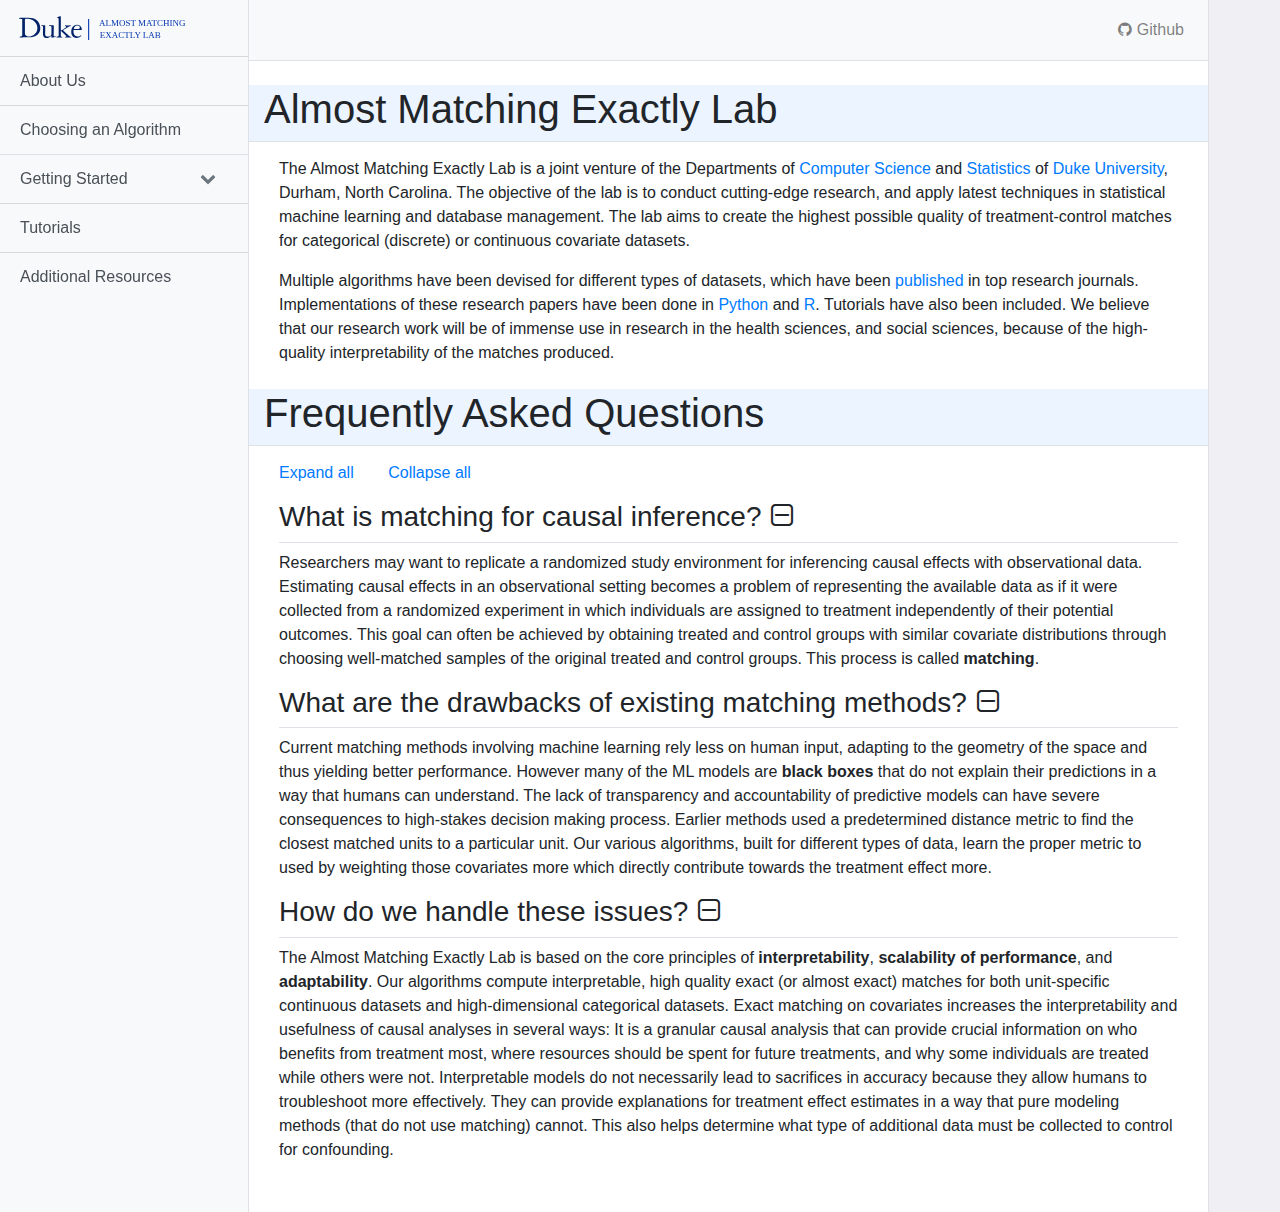
<file: index.html>
<!DOCTYPE html>
<html lang="en">

<head>

  <meta charset="utf-8">
  <meta name="viewport" content="width=device-width, initial-scale=1, shrink-to-fit=no">
  <meta name="description" content="">
  <meta name="author" content="">

  <title>Home: Almost Matching Exactly Lab</title>

  <!-- Bootstrap core CSS -->
  <link href="vendor/bootstrap/css/bootstrap.min.css" rel="stylesheet">

  <!-- Custom styles for this template -->
  <link href="simple-sidebar.css" rel="stylesheet">
  <!--Additional custom styling -->
  <link href="additional.css" rel="stylesheet">
  <link href="https://maxcdn.bootstrapcdn.com/font-awesome/4.7.0/css/font-awesome.min.css" rel="stylesheet"/>

</head>

<body>

  <div class="d-flex" id="wrapper">

<!-- Sidebar -->
    
	<div class="bg-light border-right" id="sidebar-wrapper"><div id="sidebar-content">
	  <a href="index.html"><div class="sidebar-heading sidebar-heading-logo"><img class = "logo-alt2" src = "logos/logo_alt2.svg" alt = "duke logo"></div></a>
      <div class="list-group list-group-flush">
		<a href="about-us.html" class="list-group-item list-group-item-action bg-light">About Us</a>
        <a href="choosing-an-algorithm.html" class="list-group-item list-group-item-action bg-light">Choosing an Algorithm</a>
		<a id="flip" class="dropdown-btn list-group-item list-group-item-action bg-light" style="color:#495057">Getting Started<i class="fa fa-chevron-down" style="font-size:16px"></i></a>
        <div id="flipped" class="dropdown-container">
          <a href="dame.html" class="list-group-item list-group-item-action bg-light">DAME</a>
          <a href="flame.html" class="list-group-item list-group-item-action bg-light">FLAME</a>
          <a href="malts.html" class="list-group-item list-group-item-action bg-light">MALTS</a>
		  <a href="ahb.html" class="list-group-item list-group-item-action bg-light">AHB</a>
        </div>
        <a href="tutorials.html" class="list-group-item list-group-item-action bg-light">Tutorials</a>
        <a href="additional-resources.html" class="list-group-item list-group-item-action bg-light">Additional Resources</a>
      </div>
    </div></div>
    <!-- /#sidebar-wrapper -->

    <!-- Page Content -->
    <div id="page-content-wrapper">

      <!-- <nav class="navbar navbar-expand-lg navbar-light bg-light border-bottom"> -->
        <!-- <button class="btn btn-primary" id="menu-toggle">Toggle Menu</button> -->

        <!-- <button class="navbar-toggler" type="button" data-toggle="collapse" data-target="#navbarSupportedContent" aria-controls="navbarSupportedContent" aria-expanded="false" aria-label="Toggle navigation"> -->
          <!-- <span class="navbar-toggler-icon"></span> -->
        <!-- </button> -->

        <!-- <div class="collapse navbar-collapse" id="navbarSupportedContent"> -->
          <!-- <ul class="navbar-nav ml-auto mt-2 mt-lg-0"> -->
            <!-- <li class="nav-item active"> -->
              <!-- <a class="nav-link" href="#">Home <span class="sr-only">(current)</span></a> -->
            <!-- </li> -->
            <!-- <li class="nav-item"> -->
              <!-- <a class="nav-link" href="#">Link</a> -->
            <!-- </li> -->
            <!-- <li class="nav-item dropdown"> -->
              <!-- <a class="nav-link dropdown-toggle" href="#" id="navbarDropdown" role="button" data-toggle="dropdown" aria-haspopup="true" aria-expanded="false"> -->
                <!-- Dropdown -->
              <!-- </a> -->
              <!-- <div class="dropdown-menu dropdown-menu-right" aria-labelledby="navbarDropdown"> -->
                <!-- <a class="dropdown-item" href="#">Action</a> -->
                <!-- <a class="dropdown-item" href="#">Another action</a> -->
                <!-- <div class="dropdown-divider"></div> -->
                <!-- <a class="dropdown-item" href="#">Something else here</a> -->
              <!-- </div> -->
            <!-- </li> -->
          <!-- </ul> -->
        <!-- </div> -->
      <!-- </nav> -->

      <nav class="navbar navbar-expand-lg navbar-light bg-light border-bottom" style="height:61px">
        <button class="navbar-toggler" id="menu-toggle" onclick="changeMenuText()"><span id="menuText"><span class="navbar-toggler-icon"></span></button>
        <ul class="navbar-nav ml-auto mt-lg-0">
          <a class="nav-link" href="https://github.com/almost-matching-exactly" target="_blank"><i class="fa fa-github"></i> Github</a>
        </ul>
      </nav>

      <div class="container-fluid" style="padding-bottom: 50px">
        <div class="banner"><h1 class="title mt-4">Almost Matching Exactly Lab</h1></div>
		<div class="container">
			<p>The Almost Matching Exactly Lab is a joint venture of the Departments of <a target="_blank" href="https://www.cs.duke.edu/" >Computer Science</a> and <a target="_blank" href="https://stat.duke.edu/" >Statistics</a> 
			of <a target="_blank" href ="https://duke.edu">Duke University</a>, Durham, North Carolina. The objective of the lab is to conduct cutting-edge research, and
			apply latest techniques in statistical machine learning and database management. The lab aims to create the highest possible quality of treatment-control matches for categorical (discrete) 
			or continuous covariate datasets.</p><p>Multiple algorithms have been devised for different types of datasets,
			which have been <a target="_blank" href="further-readings.html">published</a> in top research journals. Implementations of these research papers have been done in 
			<a target="_blank" href="https://www.python.org/">Python</a> and <a target="_blank" href="https://cran.r-project.org/">R</a>. Tutorials have also been included. We believe that our research work will be of immense use in research in the
			health sciences, and social sciences, because of the high-quality interpretability of the matches produced.</p>
		</div>
		<div class="banner"><h1 class="title mt-4">Frequently Asked Questions</h1></div>
		<div class="container">
		
		<a onclick="expandAll(['Q1', 'Q2', 'Q3']);minusAll(['plusQ1', 'plusQ2', 'plusQ3'])" class="expand-all" style="margin-left:0px">Expand all</a>
		<a onclick="collapseAll(['Q1', 'Q2', 'Q3']);plusAll(['plusQ1', 'plusQ2', 'plusQ3'])" class="expand-all">Collapse all</a>
		
		<h3 class="underline faq">What is matching for causal inference?<i id="plusQ1" onclick="expand('Q1');minus(this.id)" class="fa fa-minus-square-o"></i></h3>
		<div id="Q1">
		Researchers may want to replicate a randomized study environment for inferencing causal effects with observational data. 
		Estimating causal effects in an observational setting becomes a problem of representing the available data as if it were collected from a randomized experiment in which individuals are assigned to treatment independently of their potential outcomes.
		This goal can often be achieved by obtaining treated and control groups with similar covariate distributions through choosing well-matched samples of the original treated and control groups. This process is called <b>matching</b>.<br>
		</div>
		<h3 class="underline faq">What are the drawbacks of existing matching methods?<i id="plusQ2" onclick="expand('Q2');minus(this.id)" class="fa fa-minus-square-o"></i></h3>
		<div id="Q2">
		Current matching methods involving machine learning rely less on human input, adapting to the geometry of the space and thus yielding better performance. 
		However many of the ML models are <b>black boxes</b> that do not explain their predictions in a way that humans can understand. 
		The lack of transparency and accountability of predictive models can have severe consequences to high-stakes decision making process. 
		Earlier methods used a predetermined distance metric to find the closest matched units to a particular unit.
		Our various algorithms, built for different types of data, learn the proper metric to used by weighting those covariates more which directly contribute towards the treatment effect more.<br>
		</div>
		<h3 class="underline faq">How do we handle these issues?<i id="plusQ3" onclick="expand('Q3');minus(this.id)" class="fa fa-minus-square-o"></i></h3>
		<div id="Q3">
		The Almost Matching Exactly Lab is based on the core principles of <b>interpretability</b>, <b>scalability of performance</b>, and <b>adaptability</b>.
		Our algorithms compute interpretable, high quality exact (or almost exact) matches for both unit-specific continuous datasets and high-dimensional categorical datasets. 
		Exact matching on covariates increases the interpretability and usefulness of causal analyses in several ways: 
		It is a granular causal analysis that can provide crucial information on who benefits from treatment most, where resources should be spent for future treatments, and why some individuals are treated while others were not. 
		Interpretable models do not necessarily lead to sacrifices in accuracy because they allow humans to troubleshoot more effectively. 
		They can provide explanations for treatment effect estimates in a way that pure modeling methods (that do not use matching) cannot. 
		This also helps determine what type of additional data must be collected to control for confounding.<br>
		</div>
		
		</div><!--all questions are here-->		
		</div>
    </div>
    <!-- /#page-content-wrapper -->
	
	
  </div>
  <!-- /#wrapper -->

  <!-- Bootstrap core JavaScript -->
  <script src="vendor/jquery/jquery.min.js"></script>
  <script src="vendor/bootstrap/js/bootstrap.bundle.min.js"></script>

  <!-- Menu Toggle Script -->
  <script>
    $("#menu-toggle").click(function(e) {
      e.preventDefault();
      $("#wrapper").toggleClass("toggled");
    });
  </script>
  <!-- Additional Custom Script -->
  <script src="additionaljs.js"></script>
</body>

</html>
</file>
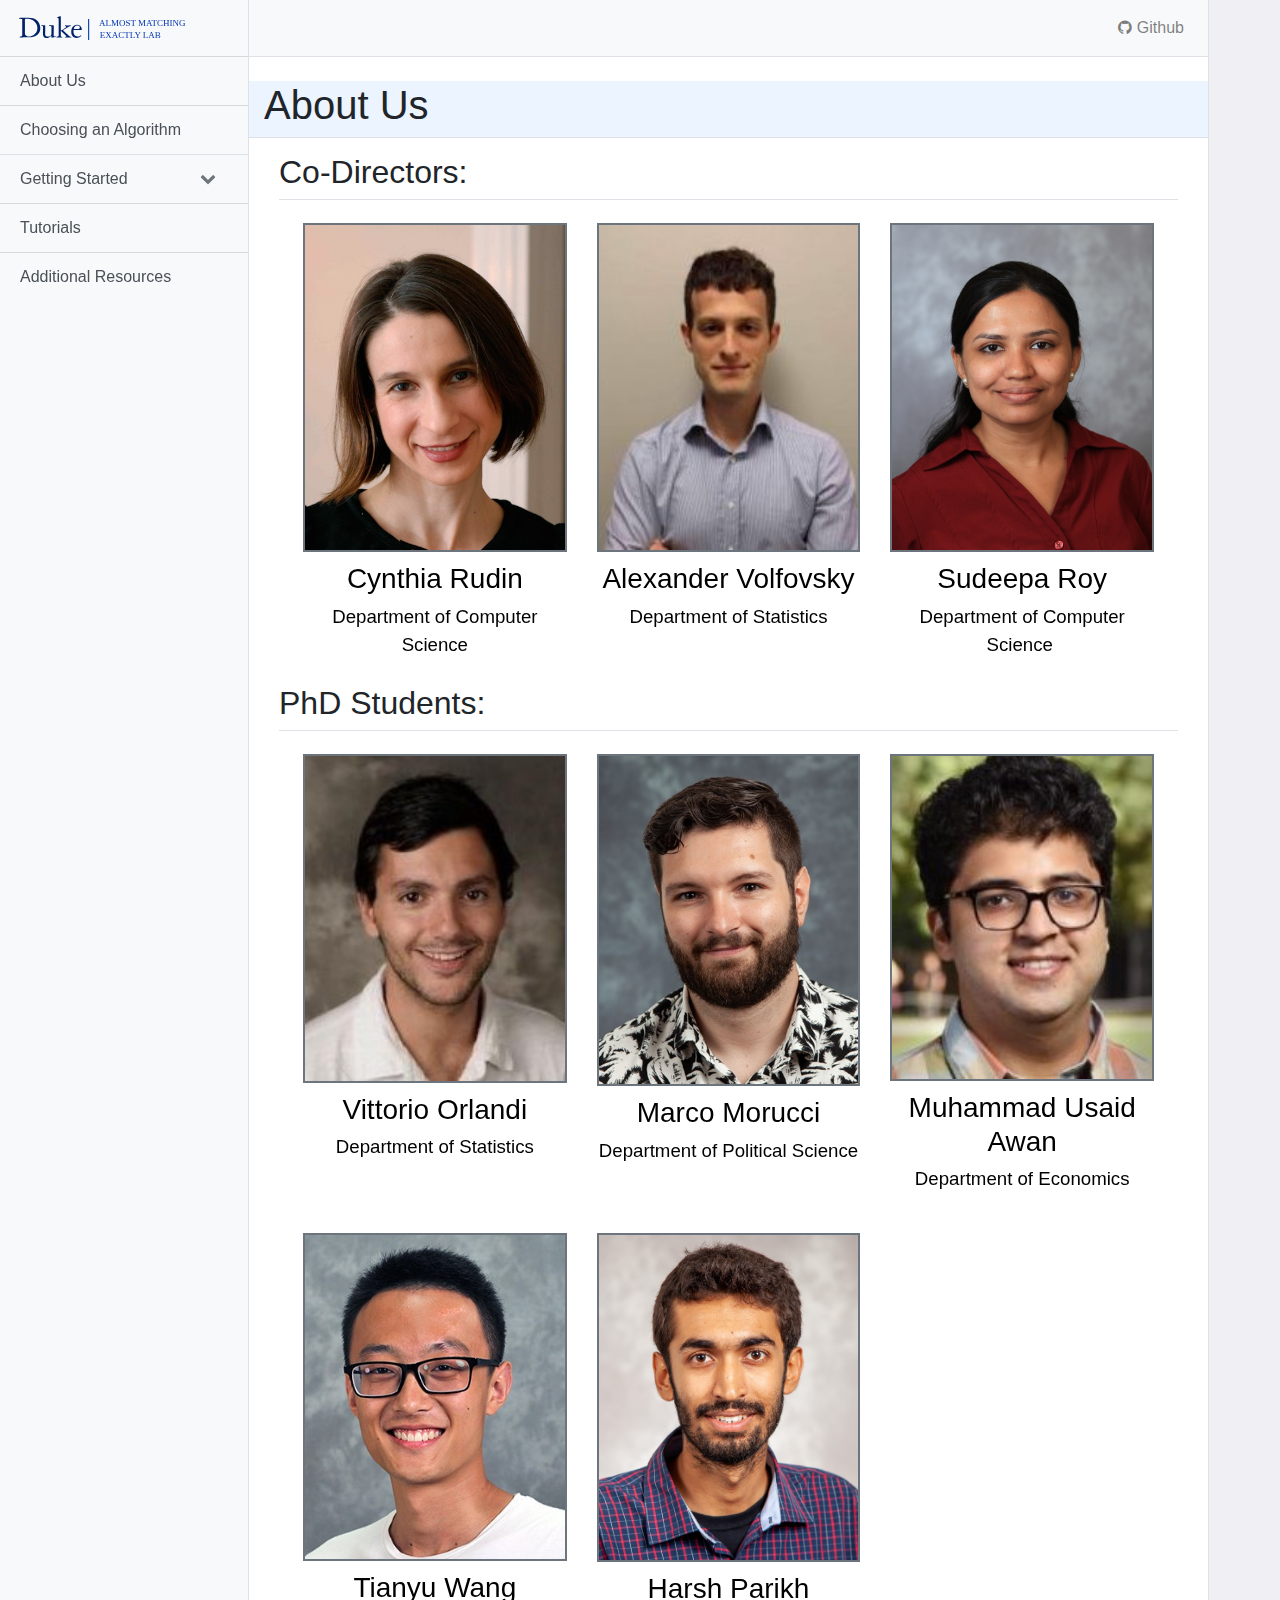
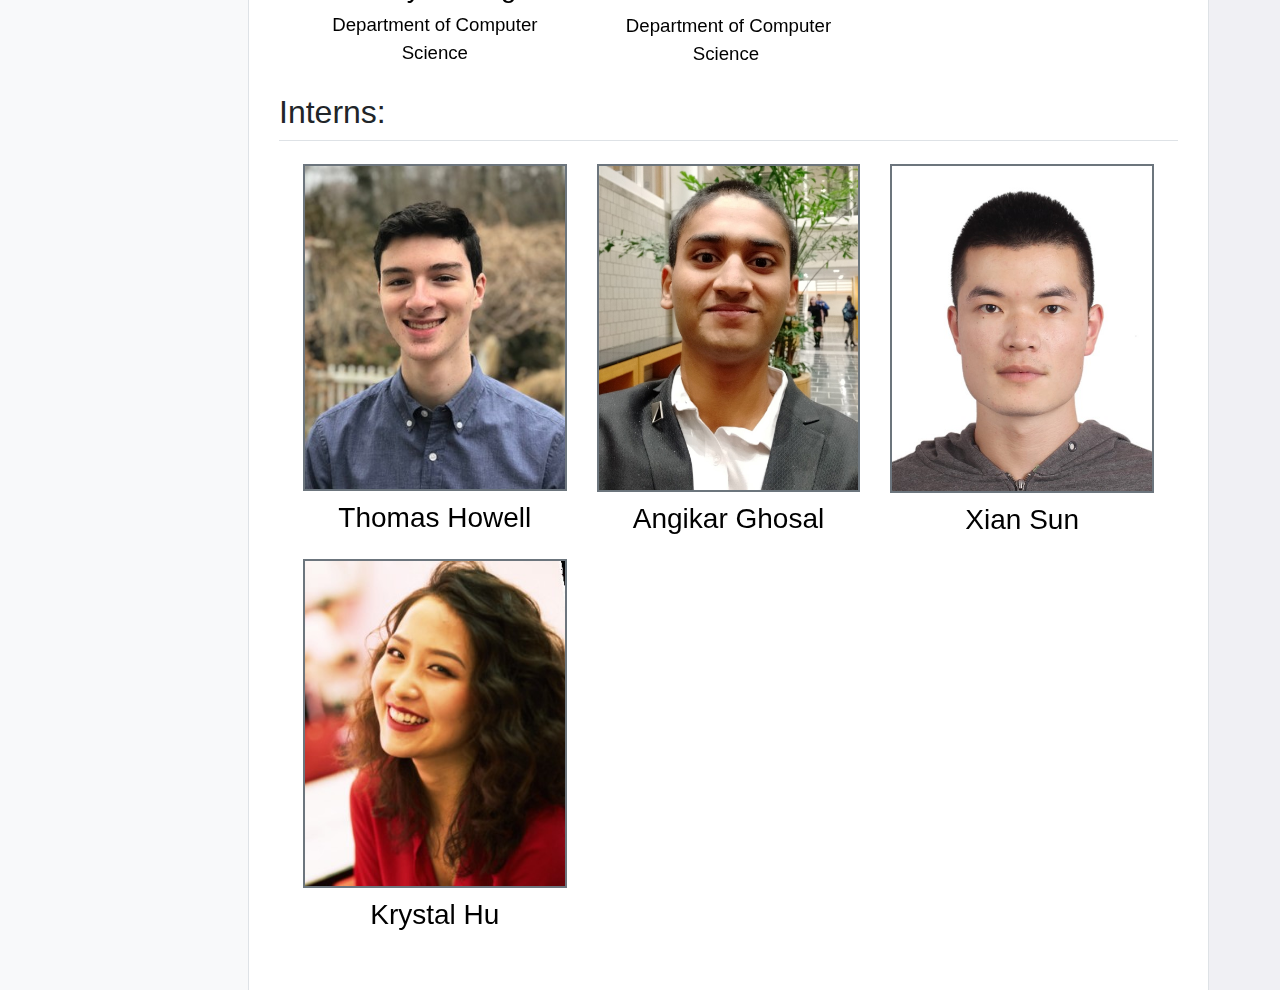
<file: about-us.html>
<!DOCTYPE html>
<html lang="en">

<head>

  <meta charset="utf-8">
  <meta name="viewport" content="width=device-width, initial-scale=1, shrink-to-fit=no">
  <meta name="description" content="">
  <meta name="author" content="">

  <title>About Us: Almost Matching Exactly Lab</title>

  <!-- Bootstrap core CSS -->
  <link href="vendor/bootstrap/css/bootstrap.min.css" rel="stylesheet">

  <!-- Custom styles for this template -->
  <link href="simple-sidebar.css" rel="stylesheet">
  <!--Additional custom styling -->
  <link href="additional.css" rel="stylesheet">
  <link href="https://maxcdn.bootstrapcdn.com/font-awesome/4.7.0/css/font-awesome.min.css" rel="stylesheet"/>

</head>
<body>

  <div class="d-flex" id="wrapper">

<!-- Sidebar -->
    <div class="bg-light border-right" id="sidebar-wrapper"><div id="sidebar-content">
	  <a href="index.html"><div class="sidebar-heading sidebar-heading-logo"><img class = "logo-alt2" src = "logos/logo_alt2.svg" alt = "duke logo"></div></a>
      <div class="list-group list-group-flush">
		<a href="about-us.html" class="list-group-item list-group-item-action bg-light">About Us</a>
        <a href="choosing-an-algorithm.html" class="list-group-item list-group-item-action bg-light">Choosing an Algorithm</a>
		<a id="flip" class="dropdown-btn list-group-item list-group-item-action bg-light" style="color:#495057">Getting Started<i class="fa fa-chevron-down" style="font-size:16px"></i></a>
        <div id="flipped" class="dropdown-container">
          <a href="dame.html" class="list-group-item list-group-item-action bg-light">DAME</a>
          <a href="flame.html" class="list-group-item list-group-item-action bg-light">FLAME</a>
          <a href="malts.html" class="list-group-item list-group-item-action bg-light">MALTS</a>
		  <a href="ahb.html" class="list-group-item list-group-item-action bg-light">AHB</a>
        </div>
        <a href="tutorials.html" class="list-group-item list-group-item-action bg-light">Tutorials</a>
        <a href="additional-resources.html" class="list-group-item list-group-item-action bg-light">Additional Resources</a>
      </div>
    </div></div>
    <!-- /#sidebar-wrapper -->

    <!-- Page Content -->
    <div id="page-content-wrapper">

      <nav class="navbar navbar-expand-lg navbar-light bg-light border-bottom">
        <button class="navbar-toggler" id="menu-toggle" onclick="changeMenuText()"><span id="menuText"><span class="navbar-toggler-icon"></span></button>
        <ul class="navbar-nav ml-auto mt-lg-0">
          <a class="nav-link" href="https://github.com/almost-matching-exactly" target="_blank"><i class="fa fa-github"></i> Github</a>
        </ul>
      </nav>

      <div class="container-fluid" style="padding-bottom: 50px">
        <div class="banner"><h1 class="title mt-4">About Us</h1></div>
		<div class="container">
			<h2 class="underline">Co-Directors:</h2>
			<div class="row" style="margin-left:1%;margin-right:1%;">
				<div class="col-4 people">
					<a href="https://users.cs.duke.edu/~cynthia/" target="_blank" class="people">
						<img class="picture" src="peoplephotos/CynthiaRudin_cropped.jpg" alt = "CynthiaRudin.jpg"><br>
						<h3 class="people-name">Cynthia Rudin</h3><br>
						<span class="people-cap">Department of Computer Science</span></a>
				</div><div class="col-4 people">
					<a href="https://volfovsky.github.io/" target="_blank" class="people">
						<img class="picture" src="peoplephotos/AlexanderVolfovsky_cropped.jpg" alt = "AlexanderVolfovsky.jpg"><br>
						<h3 class="people-name">Alexander Volfovsky</h3><br>
						<span class="people-cap">Department of Statistics</span></a>
				</div><div class="col-4 people">
					<a href="https://users.cs.duke.edu/~sudeepa/" target="_blank" class="people">
						<img class="picture" src="peoplephotos/SudeepaRoy_cropped.jpg" alt = "SudeepaRoy.jpg"><br>
						<h3 class="people-name">Sudeepa Roy</h3><br>
						<span class="people-cap" style="margin-right:5px">Department of Computer Science</span></a>
				</div>
			</div>
			<h2 class="underline">PhD Students:</h2>
			<div class="row" style="margin-left:1%;margin-right:1%;">
				<div class="col-4 people">
					<a href="https://stat.duke.edu/people/vittorio-orlandi"  target="_blank" class="people">
						<img class="picture" src="peoplephotos/VittorioOrlandi_cropped.jpg" alt = "VittorioOrlandi.jpg"><br>
						<h3 class="people-name">Vittorio Orlandi</h3><br>
						<span class="people-cap">Department of Statistics</span></a>
				</div><div class="col-4 people">
					<a href="https://marcomorucci.com//bio/" target="_blank" class="people">
						<img class="picture" src="peoplephotos/MarcoMorucci.jpg" alt = "MarcoMorucci.jpg"><br>
						<h3 class="people-name">Marco Morucci</h3><br>
						<span class="people-cap">Department of Political Science</span></a>
				</div><div class="col-4 people">
					<a href="https://www.linkedin.com/in/musaidawan/" target="_blank" class="people">
						<img class="picture" src="peoplephotos/MuhammadUsaidAwan_cropped.jpg" alt = "MuhammadUsaidAwan.jpg"><br>
						<h3 class="people-name">Muhammad Usaid Awan</h3><br>
						<span class="people-cap">Department of Economics</span></a>
				</div>
				<div class="w-100"></div>
				<div class="col-4 people">
					<a href="https://www.cs.duke.edu/people/graduates/705" target="_blank" class="people">
						<img class="picture" src="peoplephotos/TianyuWang_cropped.jpg" alt = "TianyuWang.jpg"><br>
						<h3 class="people-name">Tianyu Wang</h3><br>
						<span class="people-cap">Department of Computer Science</span></a>
				</div><div class="col-4 people">
					<a href="https://sites.google.com/view/harshparikh/" target="_blank" class="people">
						<img class="picture" src="peoplephotos/HarshParikh_cropped.jpg" alt = "HarshParikh.jpg"><br>
						<h3 class="people-name">Harsh Parikh</h3><br>
						<span class="people-cap" style="margin-right:5px">Department of Computer Science</span></a>
				</div>
			</div>
			<h2 class="underline">Interns:</h2>
			<div class="row" style="margin-left:1%;margin-right:1%;">
				<div class="col-4 people">
					<a href="https://www.linkedin.com/in/thomasjhowell"  target="_blank" class="people">
						<img class="picture" src="peoplephotos/ThomasHowell_cropped.jpg" alt = "ThomasHowell.jpg"><br>
						<h3 class="people-name">Thomas Howell</h3></a>
				</div><div class="col-4 people">
					<a href="https://www.linkedin.com/in/angikarghosal/" target="_blank" class="people">
						<img class="picture" src="peoplephotos/AngikarGhosal_cropped.jpg" alt = "AngikarGhosal.jpg"><br>
						<h3 class="people-name">Angikar Ghosal</h3></a>
				</div><div class="col-4 people">
					<a href="#" target="_blank" class="people">
						<img class="picture" src="peoplephotos/XianSun_cropped.jpg" alt = "XianSun.jpg"><br>
						<h3 class="people-name">Xian Sun</h3></a>
				</div>
				<div class="w-100"></div>
				<div class="col-4 people">
					<a href="https://www.linkedin.com/in/krystal-hu/" target="_blank" class="people">
						<img class="picture" src="peoplephotos/KrystalHu_cropped.jpg" alt = "KrystalHu.jpg"><br>
						<h3 class="people-name">Krystal Hu</h3></a>
				</div>
			</div>
		  </div>
	  </div>
    </div>
    <!-- /#page-content-wrapper -->

  </div>
  <!-- /#wrapper -->

  <!-- Bootstrap core JavaScript -->
  <script src="vendor/jquery/jquery.min.js"></script>
  <script src="vendor/bootstrap/js/bootstrap.bundle.min.js"></script>

  <!-- Menu Toggle Script -->
  <script>
    $("#menu-toggle").click(function(e) {
      e.preventDefault();
      $("#wrapper").toggleClass("toggled");
    });
  </script>
  <!-- Additional Custom Script -->
  <script src="additionaljs.js"></script>
</body>

</html>
</file>
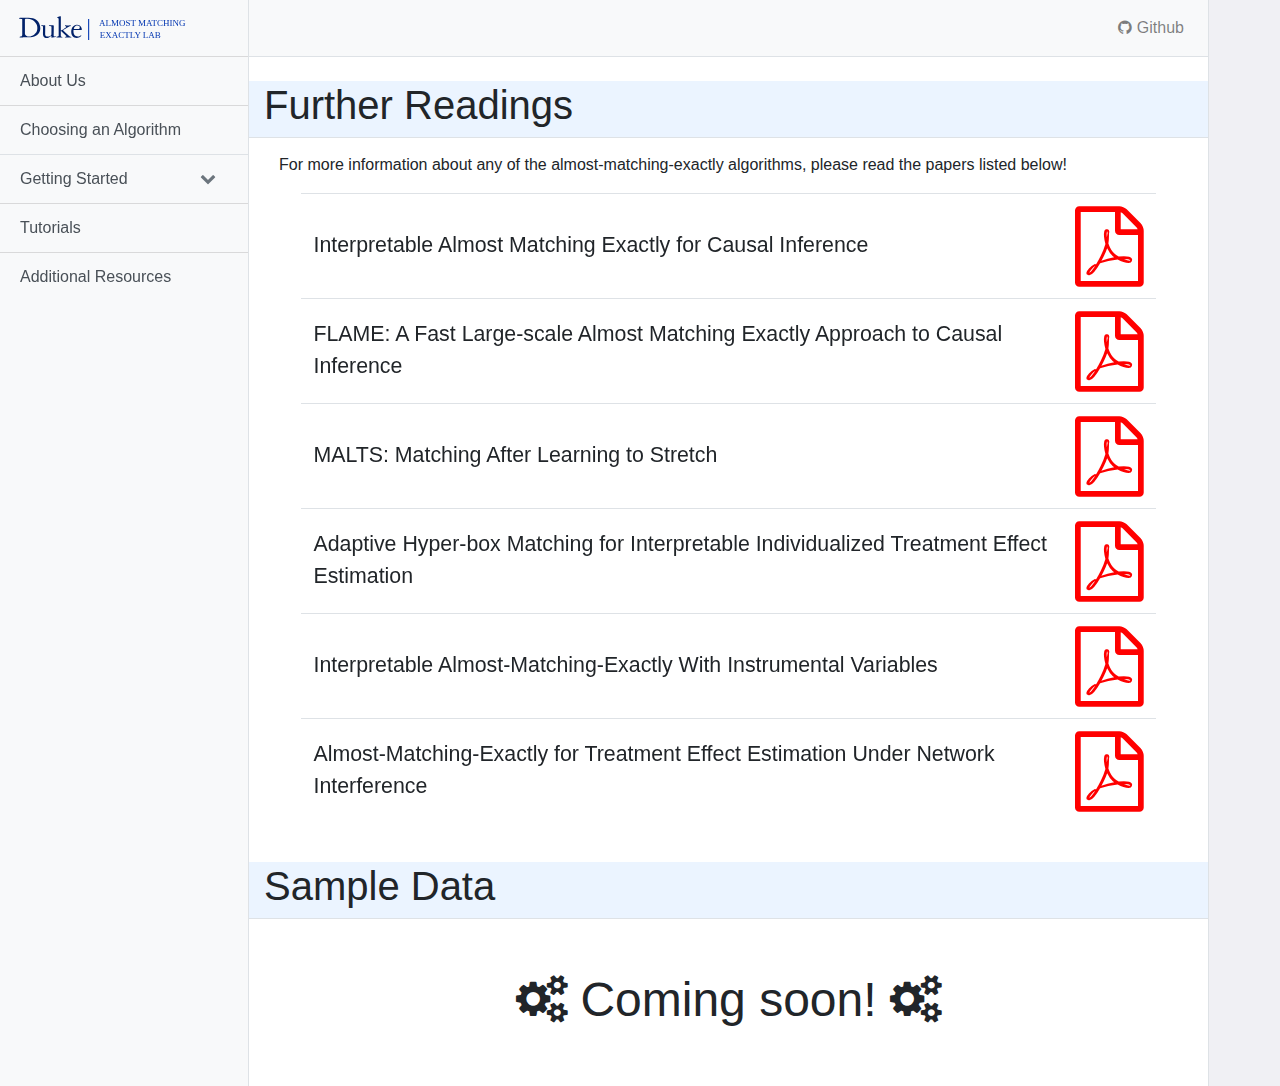
<file: additional-resources.html>
<!DOCTYPE html>
<html lang="en">

<head>

  <meta charset="utf-8">
  <meta name="viewport" content="width=device-width, initial-scale=1, shrink-to-fit=no">
  <meta name="description" content="">
  <meta name="author" content="">

  <title>Additional Resources: AME Lab</title>

  <!-- Bootstrap core CSS -->
  <link href="vendor/bootstrap/css/bootstrap.min.css" rel="stylesheet">

  <!-- Custom styles for this template -->
  <link href="simple-sidebar.css" rel="stylesheet">
  
  <!--Additional custom styling -->
  <link href="additional.css" rel="stylesheet">
  <link href="https://maxcdn.bootstrapcdn.com/font-awesome/4.7.0/css/font-awesome.min.css" rel="stylesheet"/>

</head>

<body>

  <div class="d-flex" id="wrapper">

<!-- Sidebar -->
    <div class="bg-light border-right" id="sidebar-wrapper"><div id="sidebar-content">
	  <a href="index.html"><div class="sidebar-heading sidebar-heading-logo"><img class = "logo-alt2" src = "logos/logo_alt2.svg" alt = "duke logo"></div></a>
      <div class="list-group list-group-flush">
		<a href="about-us.html" class="list-group-item list-group-item-action bg-light">About Us</a>
        <a href="choosing-an-algorithm.html" class="list-group-item list-group-item-action bg-light">Choosing an Algorithm</a>
		<a id="flip" class="dropdown-btn list-group-item list-group-item-action bg-light" style="color:#495057">Getting Started<i class="fa fa-chevron-down" style="font-size:16px"></i></a>
        <div id="flipped" class="dropdown-container">
          <a href="dame.html" class="list-group-item list-group-item-action bg-light">DAME</a>
          <a href="flame.html" class="list-group-item list-group-item-action bg-light">FLAME</a>
          <a href="malts.html" class="list-group-item list-group-item-action bg-light">MALTS</a>
		  <a href="ahb.html" class="list-group-item list-group-item-action bg-light">AHB</a>
        </div>
        <a href="tutorials.html" class="list-group-item list-group-item-action bg-light">Tutorials</a>
        <a href="additional-resources.html" class="list-group-item list-group-item-action bg-light">Additional Resources</a>
      </div>
    </div></div>
    <!-- /#sidebar-wrapper -->

    <!-- Page Content -->
    <div id="page-content-wrapper">

      <nav class="navbar navbar-expand-lg navbar-light bg-light border-bottom">
        <button class="navbar-toggler" id="menu-toggle" onclick="changeMenuText()"><span id="menuText"><span class="navbar-toggler-icon"></span></button>
        <ul class="navbar-nav ml-auto mt-lg-0">
          <a class="nav-link" href="https://github.com/almost-matching-exactly" target="_blank"><i class="fa fa-github"></i> Github</a>
        </ul>
      </nav>

      <div class="container-fluid" style="padding-bottom: 50px">
        <div class="banner"><h1 class="title mt-4">Further Readings</h1></div>
	    <div class="container">
			<p>For more information about any of the almost-matching-exactly algorithms, please read the papers listed below!</p>
			<div class="row">
			<div class="col">
			  <table class="table table-hover" style="width: 95%;margin-left:auto;margin-right:auto;margin-bottom:15px;">
				<tbody>
				  <tr data-href="papers/DAME.pdf">
					<td class="align-middle further-readings">Interpretable Almost Matching Exactly for Causal Inference<i></i><br></td>
					<td><i class="fa fa-file-pdf-o fa-5x"></i></td>
				  </tr>				  
				  <tr data-href="papers/FLAME.pdf">
					<td class="align-middle further-readings">FLAME: A Fast Large-scale Almost Matching Exactly Approach to Causal Inference</td>
					<td><i class="fa fa-file-pdf-o fa-5x"></i></td>
				  </tr>
				  <tr data-href="papers/MALTS.pdf">
				    <td class="align-middle further-readings">MALTS: Matching After Learning to Stretch</td>
					<td><i class="fa fa-file-pdf-o fa-5x"></i></td>
				  </tr>
				  <tr data-href="papers/AHB.pdf">
					<td class="align-middle further-readings">Adaptive Hyper-box Matching for Interpretable Individualized Treatment Effect Estimation</td>
					<td><i class="fa fa-file-pdf-o fa-5x"></i></td>
				  </tr>
				  <tr data-href="papers/FLAME-IV.pdf">
					<td class="align-middle further-readings">Interpretable Almost-Matching-Exactly With Instrumental Variables</td>
					<td><i class="fa fa-file-pdf-o fa-5x"></i></td>
				  </tr>
				  <tr data-href="papers/FLAME-networks.pdf">
					<td class="align-middle further-readings">Almost-Matching-Exactly for Treatment Effect Estimation Under Network Interference</td>
					<td><i class="fa fa-file-pdf-o fa-5x"></i></td>
				  </tr>
				</tbody>
			  </table>
			</div>
		  </div>
		</div>
		<div class="banner"><h1 class="title mt-4">Sample Data</h1></div>
		<div style="width:100%;text-align:center;padding-top:30px"><span style="font-size:3rem"><i class="fa fa-cogs" aria-hidden="true"></i>  Coming soon!  <i class="fa fa-cogs" aria-hidden="true"></i></span></div>
		<div class="container" style="display:none">
		<p>To try out one of our algorithms for yourself, download a sample dataset provided below! For <span class="function">DAME</span> or <span class="function">FLAME</span>,
		please use one of the categorical covariate datasets and for <span class="function">MALTS</span> or <span class="function">AHB</span>, please use one of the mixed covariate datasets.</p>
			<h2 class="underline">Categorical Covariates</h2>
			<div class="row">
				<div class="col">
					<table class="table table-borderless" style="margin-bottom:15px;width:80%;margin-left:auto;margin-right:auto">
						<tbody>
						  <tr>
							<td id="pic1" class="dataCat"> <a onclick="expand('sample1');permHover('pic1','txt1');collapseAll(['sample2','sample3','sample4']);hoverRemove(['pic2','txt2','pic3','txt3','pic4','txt4'])">
							<img src="sheets.png" alt = "categorical1.csv"><a class="downloadBtn" href="data/categorical1.csv" download><i class="fa fa-download"></i> Download</a></a></td>
							<td id="pic2" class="dataCat"> <a onclick="expand('sample2');permHover('pic2','txt2');collapseAll(['sample1','sample3','sample4']);hoverRemove(['pic1','txt1','pic3','txt3','pic4','txt4'])">
							<img src="sheets.png" alt = "categorical1.csv"><a class="downloadBtn" href="data/categorical1.csv" download><i class="fa fa-download"></i> Download</a></a></td>
							<td id="pic3" class="dataCat"> <a onclick="expand('sample3');permHover('pic3','txt3');collapseAll(['sample2','sample1','sample4']);hoverRemove(['pic1','txt1','pic2','txt2','pic4','txt4'])">
							<img src="sheets.png" alt = "categorical1.csv"><a class="downloadBtn" href="data/categorical1.csv.csv" download><i class="fa fa-download"></i> Download</a></a></td>
							<td id="pic4" class="dataCat"> <a onclick="expand('sample4');permHover('pic4','txt4');collapseAll(['sample2','sample1','sample3']);hoverRemove(['pic1','txt1','pic2','txt2','pic3','txt3'])">
							<img src="sheets.png" alt = "categorical1.csv"><a class="downloadBtn" href="data/categorical1.csv.csv" download><i class="fa fa-download"></i> Download</a></a></td>

						  </tr><tr>
						    <td id="txt1" class="dataCat"><a onclick="expand('sample1');permHover('pic1','txt1');collapseAll(['sample2','sample3','sample4']);hoverRemove(['pic2','txt2','pic3','txt3','pic4','txt4'])"><h5>Categorical Sample Data 1</h5></a></td>
						    <td id="txt2" class="dataCat"><a onclick="expand('sample2');permHover('pic2','txt2');collapseAll(['sample1','sample3','sample4']);hoverRemove(['pic1','txt1','pic3','txt3','pic4','txt4'])"><h5>Categorical Sample Data 2</h5></a></td>
						    <td id="txt3" class="dataCat"><a onclick="expand('sample3');permHover('pic3','txt3');collapseAll(['sample2','sample1','sample4']);hoverRemove(['pic1','txt1','pic2','txt2','pic4','txt4'])"><h5>Categorical Sample Data 3</h5></a></td>
							<td id="txt4" class="dataCat"><a onclick="expand('sample4');permHover('pic4','txt4');collapseAll(['sample2','sample1','sample3']);hoverRemove(['pic1','txt1','pic2','txt2','pic3','txt3'])"><h5>Categorical Sample Data 4</h5></a></td>
						  </tr>
						</tbody>
					</table>
				</div>
			</div>
			<div id="sample1" class="container" style="display:none">
				<div class="container box">
				<p>Categorical Sample Data 1 was randomly generated, as a mock dataset. This section explain the dataset and its significance.
				For example, this section might explain how the data was collected or why we are interested in it. Perhaps we could also provide the link to the paper(s)
				which analyzed this data in the first place.</p> 
					<h3>Preview <i id="plusPreview1" onclick="expand('preview1');minus(this.id)" class="fa fa-plus-square-o"></i></h3>
					<div class="container">
					<div id="preview1" style="display:none" class="previewContainer">
					<div class="row">
						<div class="col">
						  <table class="table table-striped">
							<thead>
							  <tr style="text-align:center">
							    <th>#</th>
								<th>example_cov</th>
								<th>example_cov</th>
								<th>example_cov</th>
								<th>example_cov</th>
								<th>example_cov</th>
								<th>example_cov</th>
								<th>treated</span></th>
								<th>outcome</span></th>
							  </tr>
							</thead>
							<tbody style="height:10px;overflow:auto">
							  <tr style="text-align:center">
								<th>1</th>
								<td>1</td>
								<td>2</td>
								<td>7</td>
								<td>4</td>
								<td>4</td>
								<td>4</td>
								<td>1</td>
								<td>4.5</td>
							  </tr><tr style="text-align:center">
							    <th>2</th>
								<td>2</td>
								<td>3</td>
								<td>5</td>
								<td>4</td>
								<td>4</td>
								<td>7</td>
								<td>0</td>
								<td>3.33</td>
							  </tr><tr style="text-align:center">
							    <td>...</td>
								<td>...</td>
								<td>...</td>
								<td>...</td>
								<td>...</td>
								<td>...</td>
								<td>...</td>
								<td>...</td>
								<td>...</td>
							  </tr><tr style="text-align:center">
							    <th>49</th>
								<td>4</td>
								<td>3</td>
								<td>8</td>
								<td>0</td>
								<td>4</td>
								<td>2</td>
								<td>1</td>
								<td>6</td>
							  </tr><tr style="text-align:center">
							    <th>50</th>
								<td>2</td>
								<td>4</td>
								<td>6</td>
								<td>0</td>
								<td>4</td>
								<td>1</td>
								<td>1</td>
								<td>6</td>
							  </tr>
							</tbody>
						  </table>
						</div>
					</div>
					</div>
					</div>
					<h3>Column Titles <i id="plusColumn1" onclick="expand('column1');minus(this.id)" class="fa fa-plus-square-o"></i></h3>
					<div class="container">
					<div id="column1" style="display:none" class="columnContainer">
					<div class="row">
						<div class="col">
						  <table class="table table-striped" style="margin-top:15px;margin-bottom:15px;">
							<tbody>
							  <tr>
								<td class="width:35%"><b>example_cov</b></td>
								<td style="width:65%">Description of this covariate column.</td>
							  </tr><tr>
								<td><b>example_cov</b></td>
								<td>Description of this covariate column.</td>
							  </tr><tr>
								<td><b>example_cov</b></td>
								<td>Description of this covariate column.</td>
							  </tr><tr>
								<td><b>example_cov</b></td>
								<td>Description of this covariate column.</td>
							  </tr><tr>
								<td><b>example_cov</b></td>
								<td>Description of this covariate column.</td>
							  </tr><tr>
								<td><b>example_cov</b></td>
								<td>Description of this covariate column.</td>
							  </tr><tr>
								<td><b>treated</b></td>
								<td>Description of the treatment.</td>
							  </tr><tr>
								<td><b>outcome</b></td>
								<td>Description of the outcome</td>
							  </tr>
							</tbody>
						  </table>
						</div>
					</div>
					</div>
					</div>
				</div>
			</div>
			<div id="sample2" class="container" style="display:none">
				<div class="container box">
				<p>Sample Data 2 was randomly generated, but on the real page, it would be a real dataset. This section would explain the dataset and its significance.
				For example, this section might explain how the data was collected or why we are interested in it. Perhaps we could also provide the link to the paper(s)
				which analyzed this data in the first place.</p> 
					<h3>Preview <i id="plusPreview2" onclick="expand('preview2');minus(this.id)" class="fa fa-plus-square-o"></i></h3>
					<div class="container">
					<div id="preview2" style="display:none" class="previewContainer">
					<div class="row">
						<div class="col">
						  <table class="table table-striped">
							<thead>
							  <tr style="text-align:center">
							    <th>#</th>
								<th>example_cov</th>
								<th>example_cov</th>
								<th>example_cov</th>
								<th>example_cov</th>
								<th>example_cov</th>
								<th>example_cov</th>
								<th>treated</span></th>
								<th>outcome</span></th>
							  </tr>
							</thead>
							<tbody style="height:10px;overflow:auto">
							  <tr style="text-align:center">
								<th>1</th>
								<td>1</td>
								<td>2</td>
								<td>7</td>
								<td>4</td>
								<td>4</td>
								<td>4</td>
								<td>1</td>
								<td>4.5</td>
							  </tr><tr style="text-align:center">
							    <th>2</th>
								<td>2</td>
								<td>3</td>
								<td>5</td>
								<td>4</td>
								<td>4</td>
								<td>7</td>
								<td>0</td>
								<td>3.33</td>
							  </tr><tr style="text-align:center">
							    <td>...</td>
								<td>...</td>
								<td>...</td>
								<td>...</td>
								<td>...</td>
								<td>...</td>
								<td>...</td>
								<td>...</td>
								<td>...</td>
							  </tr><tr style="text-align:center">
							    <th>49</th>
								<td>4</td>
								<td>3</td>
								<td>8</td>
								<td>0</td>
								<td>4</td>
								<td>2</td>
								<td>1</td>
								<td>6</td>
							  </tr><tr style="text-align:center">
							    <th>50</th>
								<td>2</td>
								<td>4</td>
								<td>6</td>
								<td>0</td>
								<td>4</td>
								<td>1</td>
								<td>1</td>
								<td>6</td>
							  </tr>
							</tbody>
						  </table>
						</div>
					</div>
					</div>
					</div>
					<h3>Column Titles <i id="plusColumn2" onclick="expand('column2');minus(this.id)" class="fa fa-plus-square-o"></i></h3>
					<div class="container">
					<div id="column2" style="display:none" class="columnContainer">
					<div class="row">
						<div class="col">
						  <table class="table table-striped" style="margin-top:15px;margin-bottom:15px;">
							<tbody>
							  <tr>
								<td class="width:35%"><b>example_cov</b></td>
								<td style="width:65%">Description of this covariate column.</td>
							  </tr><tr>
								<td><b>example_cov</b></td>
								<td>Description of this covariate column.</td>
							  </tr><tr>
								<td><b>example_cov</b></td>
								<td>Description of this covariate column.</td>
							  </tr><tr>
								<td><b>example_cov</b></td>
								<td>Description of this covariate column.</td>
							  </tr><tr>
								<td><b>example_cov</b></td>
								<td>Description of this covariate column.</td>
							  </tr><tr>
								<td><b>example_cov</b></td>
								<td>Description of this covariate column.</td>
							  </tr><tr>
								<td><b>treated</b></td>
								<td>Description of the treatment.</td>
							  </tr><tr>
								<td><b>outcome</b></td>
								<td>Description of the outcome</td>
							  </tr>
							</tbody>
						  </table>
						</div>
					</div>
					</div>
					</div>
				</div>
			</div>
			<div id="sample3" class="container" style="display:none">
				<div class="container box">
				<p>Sample Data 3 was randomly generated, but on the real page, it would be a real dataset. This section would explain the dataset and its significance.
				For example, this section might explain how the data was collected or why we are interested in it. Perhaps we could also provide the link to the paper(s)
				which analyzed this data in the first place.</p> 
					<h3>Preview <i id="plusPreview3" onclick="expand('preview3');minus(this.id)" class="fa fa-plus-square-o"></i></h3>
					<div class="container">
					<div id="preview3" style="display:none" class="previewContainer">
					<div class="row">
						<div class="col">
						  <table class="table table-striped">
							<thead>
							  <tr style="text-align:center">
							    <th>#</th>
								<th>example_cov</th>
								<th>example_cov</th>
								<th>example_cov</th>
								<th>example_cov</th>
								<th>example_cov</th>
								<th>example_cov</th>
								<th>treated</span></th>
								<th>outcome</span></th>
							  </tr>
							</thead>
							<tbody style="height:10px;overflow:auto">
							  <tr style="text-align:center">
								<th>1</th>
								<td>1</td>
								<td>2</td>
								<td>7</td>
								<td>4</td>
								<td>4</td>
								<td>4</td>
								<td>1</td>
								<td>4.5</td>
							  </tr><tr style="text-align:center">
							    <th>2</th>
								<td>2</td>
								<td>3</td>
								<td>5</td>
								<td>4</td>
								<td>4</td>
								<td>7</td>
								<td>0</td>
								<td>3.33</td>
							  </tr><tr style="text-align:center">
							    <td>...</td>
								<td>...</td>
								<td>...</td>
								<td>...</td>
								<td>...</td>
								<td>...</td>
								<td>...</td>
								<td>...</td>
								<td>...</td>
							  </tr><tr style="text-align:center">
							    <th>49</th>
								<td>4</td>
								<td>3</td>
								<td>8</td>
								<td>0</td>
								<td>4</td>
								<td>2</td>
								<td>1</td>
								<td>6</td>
							  </tr><tr style="text-align:center">
							    <th>50</th>
								<td>2</td>
								<td>4</td>
								<td>6</td>
								<td>0</td>
								<td>4</td>
								<td>1</td>
								<td>1</td>
								<td>6</td>
							  </tr>
							</tbody>
						  </table>
						</div>
					</div>
					</div>
					</div>
					<h3>Column Titles <i id="plusColumn3" onclick="expand('column3');minus(this.id)" class="fa fa-plus-square-o"></i></h3>
					<div class="container">
					<div id="column3" style="display:none" class="columnContainer">
					<div class="row">
						<div class="col">
						  <table class="table table-striped" style="margin-top:15px;margin-bottom:15px;">
							<tbody>
							  <tr>
								<td class="width:35%"><b>example_cov</b></td>
								<td style="width:65%">Description of this covariate column.</td>
							  </tr><tr>
								<td><b>example_cov</b></td>
								<td>Description of this covariate column.</td>
							  </tr><tr>
								<td><b>example_cov</b></td>
								<td>Description of this covariate column.</td>
							  </tr><tr>
								<td><b>example_cov</b></td>
								<td>Description of this covariate column.</td>
							  </tr><tr>
								<td><b>example_cov</b></td>
								<td>Description of this covariate column.</td>
							  </tr><tr>
								<td><b>example_cov</b></td>
								<td>Description of this covariate column.</td>
							  </tr><tr>
								<td><b>treated</b></td>
								<td>Description of the treatment.</td>
							  </tr><tr>
								<td><b>outcome</b></td>
								<td>Description of the outcome</td>
							  </tr>
							</tbody>
						  </table>
						</div>
					</div>
					</div>
					</div>
				</div>
			</div>
			<div id="sample4" class="container" style="display:none">
				<div class="container box">
				<p>Categorical Sample Data 4 was randomly generated, as a mock dataset. This section explain the dataset and its significance.
				For example, this section might explain how the data was collected or why we are interested in it. Perhaps we could also provide the link to the paper(s)
				which analyzed this data in the first place.</p> 
					<h3>Preview <i id="plusPreview4" onclick="expand('preview4');minus(this.id)" class="fa fa-plus-square-o"></i></h3>
					<div class="container">
					<div id="preview4" style="display:none" class="previewContainer">
					<div class="row">
						<div class="col">
						  <table class="table table-striped">
							<thead>
							  <tr style="text-align:center">
							    <th>#</th>
								<th>example_cov</th>
								<th>example_cov</th>
								<th>example_cov</th>
								<th>example_cov</th>
								<th>example_cov</th>
								<th>example_cov</th>
								<th>treated</span></th>
								<th>outcome</span></th>
							  </tr>
							</thead>
							<tbody style="height:10px;overflow:auto">
							  <tr style="text-align:center">
								<th>1</th>
								<td>1</td>
								<td>2</td>
								<td>7</td>
								<td>4</td>
								<td>4</td>
								<td>4</td>
								<td>1</td>
								<td>4.5</td>
							  </tr><tr style="text-align:center">
							    <th>2</th>
								<td>2</td>
								<td>3</td>
								<td>5</td>
								<td>4</td>
								<td>4</td>
								<td>7</td>
								<td>0</td>
								<td>3.33</td>
							  </tr><tr style="text-align:center">
							    <td>...</td>
								<td>...</td>
								<td>...</td>
								<td>...</td>
								<td>...</td>
								<td>...</td>
								<td>...</td>
								<td>...</td>
								<td>...</td>
							  </tr><tr style="text-align:center">
							    <th>49</th>
								<td>4</td>
								<td>3</td>
								<td>8</td>
								<td>0</td>
								<td>4</td>
								<td>2</td>
								<td>1</td>
								<td>6</td>
							  </tr><tr style="text-align:center">
							    <th>50</th>
								<td>2</td>
								<td>4</td>
								<td>6</td>
								<td>0</td>
								<td>4</td>
								<td>1</td>
								<td>1</td>
								<td>6</td>
							  </tr>
							</tbody>
						  </table>
						</div>
					</div>
					</div>
					</div>
					<h3>Column Titles <i id="plusColumn4" onclick="expand('column4');minus(this.id)" class="fa fa-plus-square-o"></i></h3>
					<div class="container">
					<div id="column4" style="display:none" class="columnContainer">
					<div class="row">
						<div class="col">
						  <table class="table table-striped" style="margin-top:15px;margin-bottom:15px;">
							<tbody>
							  <tr>
								<td class="width:35%"><b>example_cov</b></td>
								<td style="width:65%">Description of this covariate column.</td>
							  </tr><tr>
								<td><b>example_cov</b></td>
								<td>Description of this covariate column.</td>
							  </tr><tr>
								<td><b>example_cov</b></td>
								<td>Description of this covariate column.</td>
							  </tr><tr>
								<td><b>example_cov</b></td>
								<td>Description of this covariate column.</td>
							  </tr><tr>
								<td><b>example_cov</b></td>
								<td>Description of this covariate column.</td>
							  </tr><tr>
								<td><b>example_cov</b></td>
								<td>Description of this covariate column.</td>
							  </tr><tr>
								<td><b>treated</b></td>
								<td>Description of the treatment.</td>
							  </tr><tr>
								<td><b>outcome</b></td>
								<td>Description of the outcome</td>
							  </tr>
							</tbody>
						  </table>
						</div>
					</div>
					</div>
					</div>
				</div>
			</div>
			<h2 class="underline" style="margin-top:15px;">Mixed Covariates</h2>
			<div class="row">
				<div class="col">
					<table class="table table-borderless" style="margin-bottom:15px;width:80%;margin-left:auto;margin-right:auto">
						<tbody>
						  <tr>
							<td id="contPic1" class="dataCont"><a onclick="expand('contSample1');permHover('contPic1','contTxt1');collapseAll(['contSample2','contSample3']);hoverRemove(['contPic2','contTxt2','contPic3','contTxt3'])">
							<img src="sheets.png" alt = "continuous1.csv"><a class="downloadBtn" href="data/continuous1.csv" download><i class="fa fa-download"></i> Download</a></a></td>
							<td id="contPic2" class="dataCont"><a onclick="expand('contSample2');permHover('contPic2','contTxt2');collapseAll(['contSample1','contSample3']);hoverRemove(['contPic1','contTxt1','contPic3','contTxt3'])">
							<img src="sheets.png" alt = "continuous1.csv"><a class="downloadBtn" href="data/continuous1.csv" download><i class="fa fa-download"></i> Download</a></a></td>
							<td id="contPic3" class="dataCont"> <a onclick="expand('contSample3');permHover('contPic3','contTxt3');collapseAll(['contSample2','contSample1']);hoverRemove(['contPic1','contTxt1','contPic2','contTxt2'])">
							<img src="sheets.png" alt = "continuous1.csv"><a class="downloadBtn" href="data/continuous1.csv" download><i class="fa fa-download"></i> Download</a></a></td>
						  </tr><tr>
						    <td id="contTxt1" class="dataCont"><a onclick="expand('contSample1');permHover('contPic1','contTxt1');collapseAll(['contSample2','contSample3']);hoverRemove(['contPic2','contTxt2','contPic3','contTxt3'])"><h5>Sample Data 1</h5></a></td>
						    <td id="contTxt2" class="dataCont"><a onclick="expand('contSample2');permHover('contPic2','contTxt2');collapseAll(['contSample1','contSample3']);hoverRemove(['contPic1','contTxt1','contPic3','contTxt3'])"><h5>Sample Data 2</h5></td>
						    <td id="contTxt3" class="dataCont"><a onclick="expand('contSample3');permHover('contPic3','contTxt3');collapseAll(['contSample2','contSample1']);hoverRemove(['contPic1','contTxt1','contPic2','contTxt2'])"><h5>Sample Data 3</h5></td>
						  </tr>
						</tbody>
					</table>
				</div>
			</div>
			<div id="contSample1" class="container" style="display:none">
				<div class="container box">
				<p>Sample Data 1 was randomly generated, but on the real page, it would be a real dataset. This section would explain the dataset and its significance.
				For example, this section might explain how the data was collected or why we are interested in it. Perhaps we could also provide the link to the paper(s)
				which analyzed this data in the first place.</p> 
					<h3>Preview <i id="contPlusPreview1" onclick="expand('contPreview1');minus(this.id)" class="fa fa-plus-square-o"></i></h3>
					<div class="container">
					<div id="contPreview1" style="display:none" class="previewContainer">
					<div class="row">
						<div class="col">
						  <table class="table table-striped">
							<thead>
							  <tr style="text-align:center">
							    <th>#</th>
								<th>example_cov</th>
								<th>example_cov</th>
								<th>example_cov</th>
								<th>example_cov</th>
								<th>example_cov</th>
								<th>example_cov</th>
								<th>treated</span></th>
								<th>outcome</span></th>
							  </tr>
							</thead>
							<tbody style="height:10px;overflow:auto">
							  <tr style="text-align:center">
								<th>1</th>
								<td>1</td>
								<td>2</td>
								<td>7</td>
								<td>4</td>
								<td>4</td>
								<td>4</td>
								<td>1</td>
								<td>4.5</td>
							  </tr><tr style="text-align:center">
							    <th>2</th>
								<td>2</td>
								<td>3</td>
								<td>5</td>
								<td>4</td>
								<td>4</td>
								<td>7</td>
								<td>0</td>
								<td>3.33</td>
							  </tr><tr style="text-align:center">
							    <td>...</td>
								<td>...</td>
								<td>...</td>
								<td>...</td>
								<td>...</td>
								<td>...</td>
								<td>...</td>
								<td>...</td>
								<td>...</td>
							  </tr><tr style="text-align:center">
							    <th>49</th>
								<td>4</td>
								<td>3</td>
								<td>8</td>
								<td>0</td>
								<td>4</td>
								<td>2</td>
								<td>1</td>
								<td>6</td>
							  </tr><tr style="text-align:center">
							    <th>50</th>
								<td>2</td>
								<td>4</td>
								<td>6</td>
								<td>0</td>
								<td>4</td>
								<td>1</td>
								<td>1</td>
								<td>6</td>
							  </tr>
							</tbody>
						  </table>
						</div>
					</div>
					</div>
					</div>
					<h3>Column Titles <i id="contPlusColumn1" onclick="expand('contColumn1');minus(this.id)" class="fa fa-plus-square-o"></i></h3>
					<div class="container">
					<div id="contColumn1" style="display:none" class="columnContainer">
					<div class="row">
						<div class="col">
						  <table class="table table-striped" style="margin-top:15px;margin-bottom:15px;">
							<tbody>
							  <tr>
								<td class="width:35%"><b>example_cov</b></td>
								<td style="width:65%">Description of this covariate column.</td>
							  </tr><tr>
								<td><b>example_cov</b></td>
								<td>Description of this covariate column.</td>
							  </tr><tr>
								<td><b>example_cov</b></td>
								<td>Description of this covariate column.</td>
							  </tr><tr>
								<td><b>example_cov</b></td>
								<td>Description of this covariate column.</td>
							  </tr><tr>
								<td><b>example_cov</b></td>
								<td>Description of this covariate column.</td>
							  </tr><tr>
								<td><b>example_cov</b></td>
								<td>Description of this covariate column.</td>
							  </tr><tr>
								<td><b>treated</b></td>
								<td>Description of the treatment.</td>
							  </tr><tr>
								<td><b>outcome</b></td>
								<td>Description of the outcome</td>
							  </tr>
							</tbody>
						  </table>
						</div>
					</div>
					</div>
					</div>
				</div>
			</div>
			<div id="contSample2" class="container" style="display:none">
				<div class="container box">
				<p>Sample Data 2 was randomly generated, but on the real page, it would be a real dataset. This section would explain the dataset and its significance.
				For example, this section might explain how the data was collected or why we are interested in it. Perhaps we could also provide the link to the paper(s)
				which analyzed this data in the first place.</p> 
					<h3>Preview <i id="contPlusPreview2" onclick="expand('contPreview2');minus(this.id)" class="fa fa-plus-square-o"></i></h3>
					<div class="container">
					<div id="contPreview2" style="display:none" class="previewContainer">
					<div class="row">
						<div class="col">
						  <table class="table table-striped">
							<thead>
							  <tr style="text-align:center">
							    <th>#</th>
								<th>example_cov</th>
								<th>example_cov</th>
								<th>example_cov</th>
								<th>example_cov</th>
								<th>example_cov</th>
								<th>example_cov</th>
								<th>treated</span></th>
								<th>outcome</span></th>
							  </tr>
							</thead>
							<tbody style="height:10px;overflow:auto">
							  <tr style="text-align:center">
								<th>1</th>
								<td>1</td>
								<td>2</td>
								<td>7</td>
								<td>4</td>
								<td>4</td>
								<td>4</td>
								<td>1</td>
								<td>4.5</td>
							  </tr><tr style="text-align:center">
							    <th>2</th>
								<td>2</td>
								<td>3</td>
								<td>5</td>
								<td>4</td>
								<td>4</td>
								<td>7</td>
								<td>0</td>
								<td>3.33</td>
							  </tr><tr style="text-align:center">
							    <td>...</td>
								<td>...</td>
								<td>...</td>
								<td>...</td>
								<td>...</td>
								<td>...</td>
								<td>...</td>
								<td>...</td>
								<td>...</td>
							  </tr><tr style="text-align:center">
							    <th>49</th>
								<td>4</td>
								<td>3</td>
								<td>8</td>
								<td>0</td>
								<td>4</td>
								<td>2</td>
								<td>1</td>
								<td>6</td>
							  </tr><tr style="text-align:center">
							    <th>50</th>
								<td>2</td>
								<td>4</td>
								<td>6</td>
								<td>0</td>
								<td>4</td>
								<td>1</td>
								<td>1</td>
								<td>6</td>
							  </tr>
							</tbody>
						  </table>
						</div>
					</div>
					</div>
					</div>
					<h3>Column Titles <i id="contPlusColumn2" onclick="expand('contColumn2');minus(this.id)" class="fa fa-plus-square-o"></i></h3>
					<div class="container">
					<div id="contColumn2" style="display:none" class="columnContainer">
					<div class="row">
						<div class="col">
						  <table class="table table-striped" style="margin-top:15px;margin-bottom:15px;">
							<tbody>
							  <tr>
								<td class="width:35%"><b>example_cov</b></td>
								<td style="width:65%">Description of this covariate column.</td>
							  </tr><tr>
								<td><b>example_cov</b></td>
								<td>Description of this covariate column.</td>
							  </tr><tr>
								<td><b>example_cov</b></td>
								<td>Description of this covariate column.</td>
							  </tr><tr>
								<td><b>example_cov</b></td>
								<td>Description of this covariate column.</td>
							  </tr><tr>
								<td><b>example_cov</b></td>
								<td>Description of this covariate column.</td>
							  </tr><tr>
								<td><b>example_cov</b></td>
								<td>Description of this covariate column.</td>
							  </tr><tr>
								<td><b>treated</b></td>
								<td>Description of the treatment.</td>
							  </tr><tr>
								<td><b>outcome</b></td>
								<td>Description of the outcome</td>
							  </tr>
							</tbody>
						  </table>
						</div>
					</div>
					</div>
					</div>
				</div>
			</div>
			<div id="contSample3" class="container" style="display:none">
				<div class="container box">
				<p>Sample Data 3 was randomly generated, but on the real page, it would be a real dataset. This section would explain the dataset and its significance.
				For example, this section might explain how the data was collected or why we are interested in it. Perhaps we could also provide the link to the paper(s)
				which analyzed this data in the first place.</p> 
					<h3>Preview <i id="contPlusPreview3" onclick="expand('contPreview3');minus(this.id)" class="fa fa-plus-square-o"></i></h3>
					<div class="container">
					<div id="contPreview3" style="display:none" class="previewContainer">
					<div class="row">
						<div class="col">
						  <table class="table table-striped">
							<thead>
							  <tr style="text-align:center">
							    <th>#</th>
								<th>example_cov</th>
								<th>example_cov</th>
								<th>example_cov</th>
								<th>example_cov</th>
								<th>example_cov</th>
								<th>example_cov</th>
								<th>treated</span></th>
								<th>outcome</span></th>
							  </tr>
							</thead>
							<tbody style="height:10px;overflow:auto">
							  <tr style="text-align:center">
								<th>1</th>
								<td>1</td>
								<td>2</td>
								<td>7</td>
								<td>4</td>
								<td>4</td>
								<td>4</td>
								<td>1</td>
								<td>4.5</td>
							  </tr><tr style="text-align:center">
							    <th>2</th>
								<td>2</td>
								<td>3</td>
								<td>5</td>
								<td>4</td>
								<td>4</td>
								<td>7</td>
								<td>0</td>
								<td>3.33</td>
							  </tr><tr style="text-align:center">
							    <td>...</td>
								<td>...</td>
								<td>...</td>
								<td>...</td>
								<td>...</td>
								<td>...</td>
								<td>...</td>
								<td>...</td>
								<td>...</td>
							  </tr><tr style="text-align:center">
							    <th>49</th>
								<td>4</td>
								<td>3</td>
								<td>8</td>
								<td>0</td>
								<td>4</td>
								<td>2</td>
								<td>1</td>
								<td>6</td>
							  </tr><tr style="text-align:center">
							    <th>50</th>
								<td>2</td>
								<td>4</td>
								<td>6</td>
								<td>0</td>
								<td>4</td>
								<td>1</td>
								<td>1</td>
								<td>6</td>
							  </tr>
							</tbody>
						  </table>
						</div>
					</div>
					</div>
					</div>
					<h3>Column Titles <i id="contPlusColumn3" onclick="expand('contColumn3');minus(this.id)" class="fa fa-plus-square-o"></i></h3>
					<div class="container">
					<div id="contColumn3" style="display:none" class="columnContainer">
					<div class="row">
						<div class="col">
						  <table class="table table-striped" style="margin-top:15px;margin-bottom:15px;">
							<tbody>
							  <tr>
								<td class="width:35%"><b>example_cov</b></td>
								<td style="width:65%">Description of this covariate column.</td>
							  </tr><tr>
								<td><b>example_cov</b></td>
								<td>Description of this covariate column.</td>
							  </tr><tr>
								<td><b>example_cov</b></td>
								<td>Description of this covariate column.</td>
							  </tr><tr>
								<td><b>example_cov</b></td>
								<td>Description of this covariate column.</td>
							  </tr><tr>
								<td><b>example_cov</b></td>
								<td>Description of this covariate column.</td>
							  </tr><tr>
								<td><b>example_cov</b></td>
								<td>Description of this covariate column.</td>
							  </tr><tr>
								<td><b>treated</b></td>
								<td>Description of the treatment.</td>
							  </tr><tr>
								<td><b>outcome</b></td>
								<td>Description of the outcome</td>
							  </tr>
							</tbody>
						  </table>
						</div>
					</div>
					</div>
					</div>
				</div>
			</div>
		</div>
		<!--ALL DATA INSIDE-->
      </div>
    </div>
    <!-- /#page-content-wrapper -->

  </div>
  <!-- /#wrapper -->

  <!-- Bootstrap core JavaScript -->
  <script src="vendor/jquery/jquery.min.js"></script>
  <script src="vendor/bootstrap/js/bootstrap.bundle.min.js"></script>

  <!-- Menu Toggle Script -->
  <script>
    $("#menu-toggle").click(function(e) {
      e.preventDefault();
      $("#wrapper").toggleClass("toggled");
    });
  </script>

  <!-- Additional Custom Script -->
  <script src="additionaljs.js"></script>
  
</body>

</html>
</file>
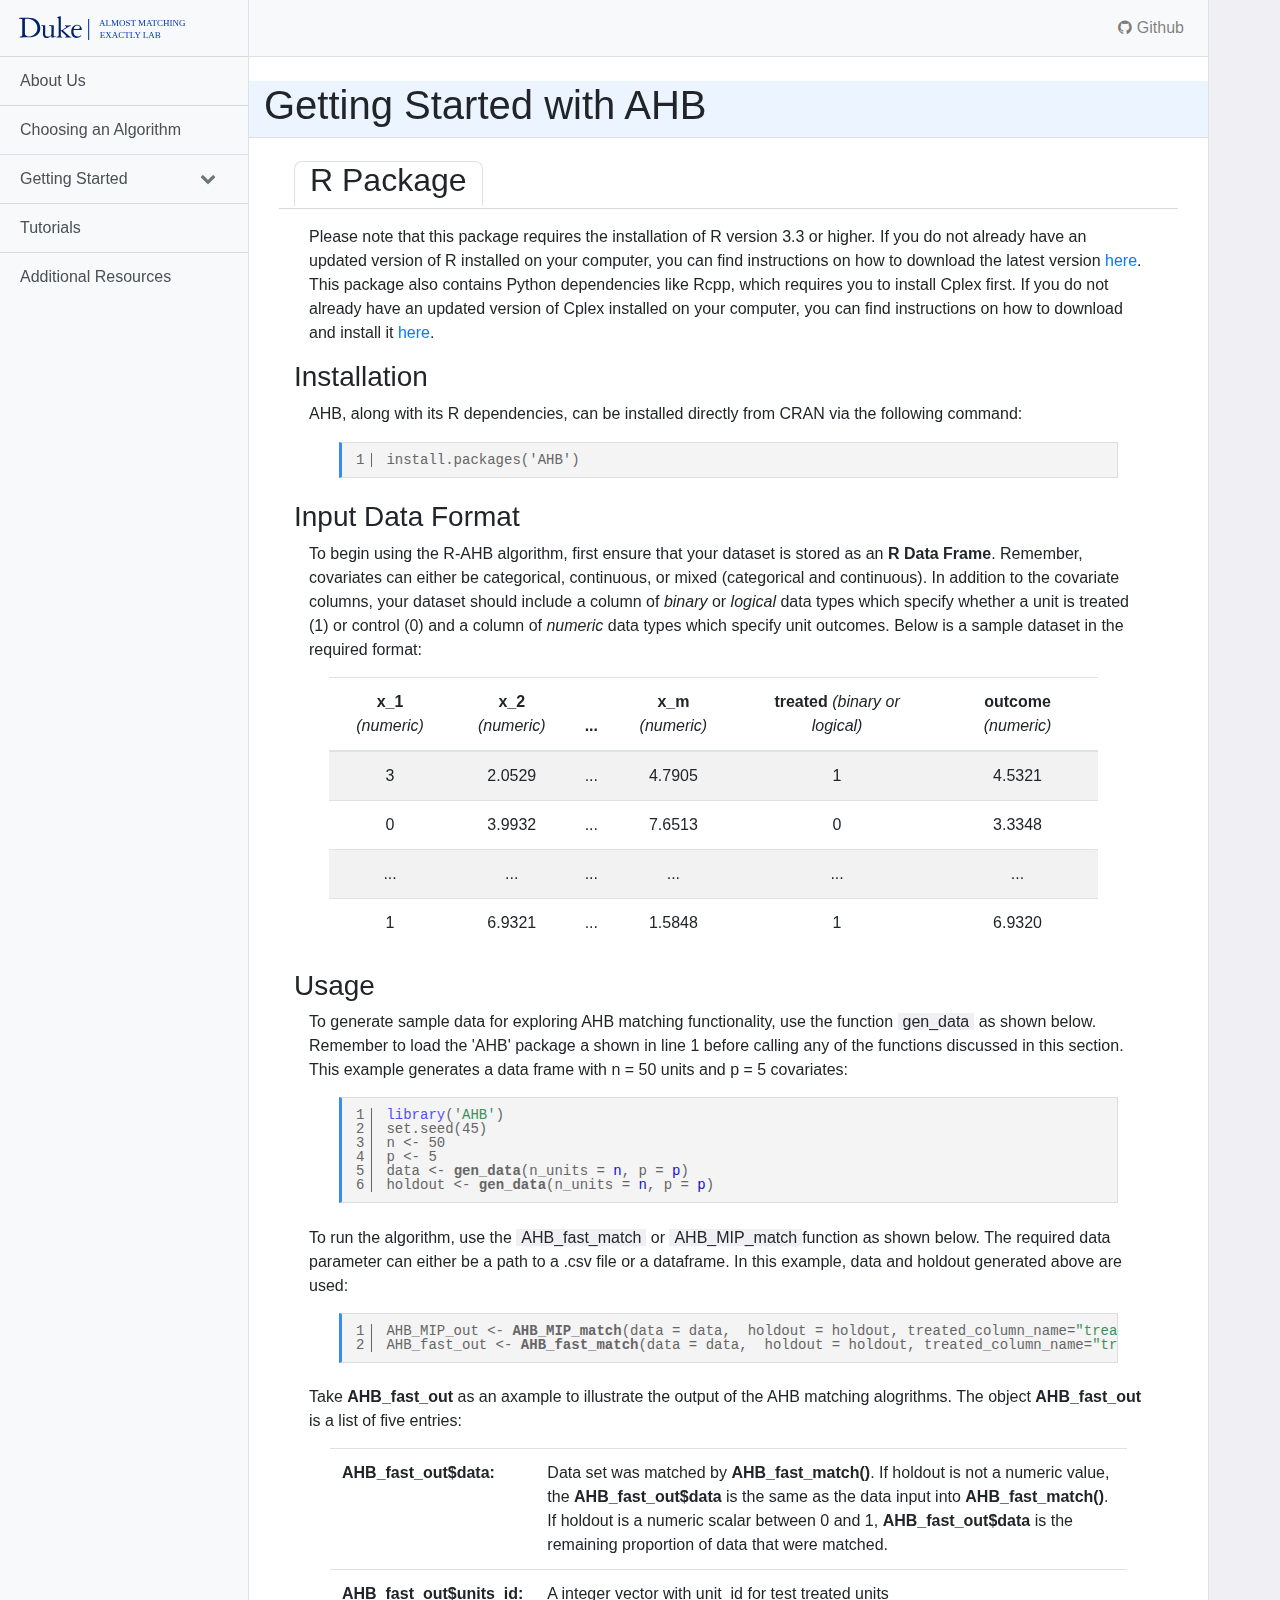
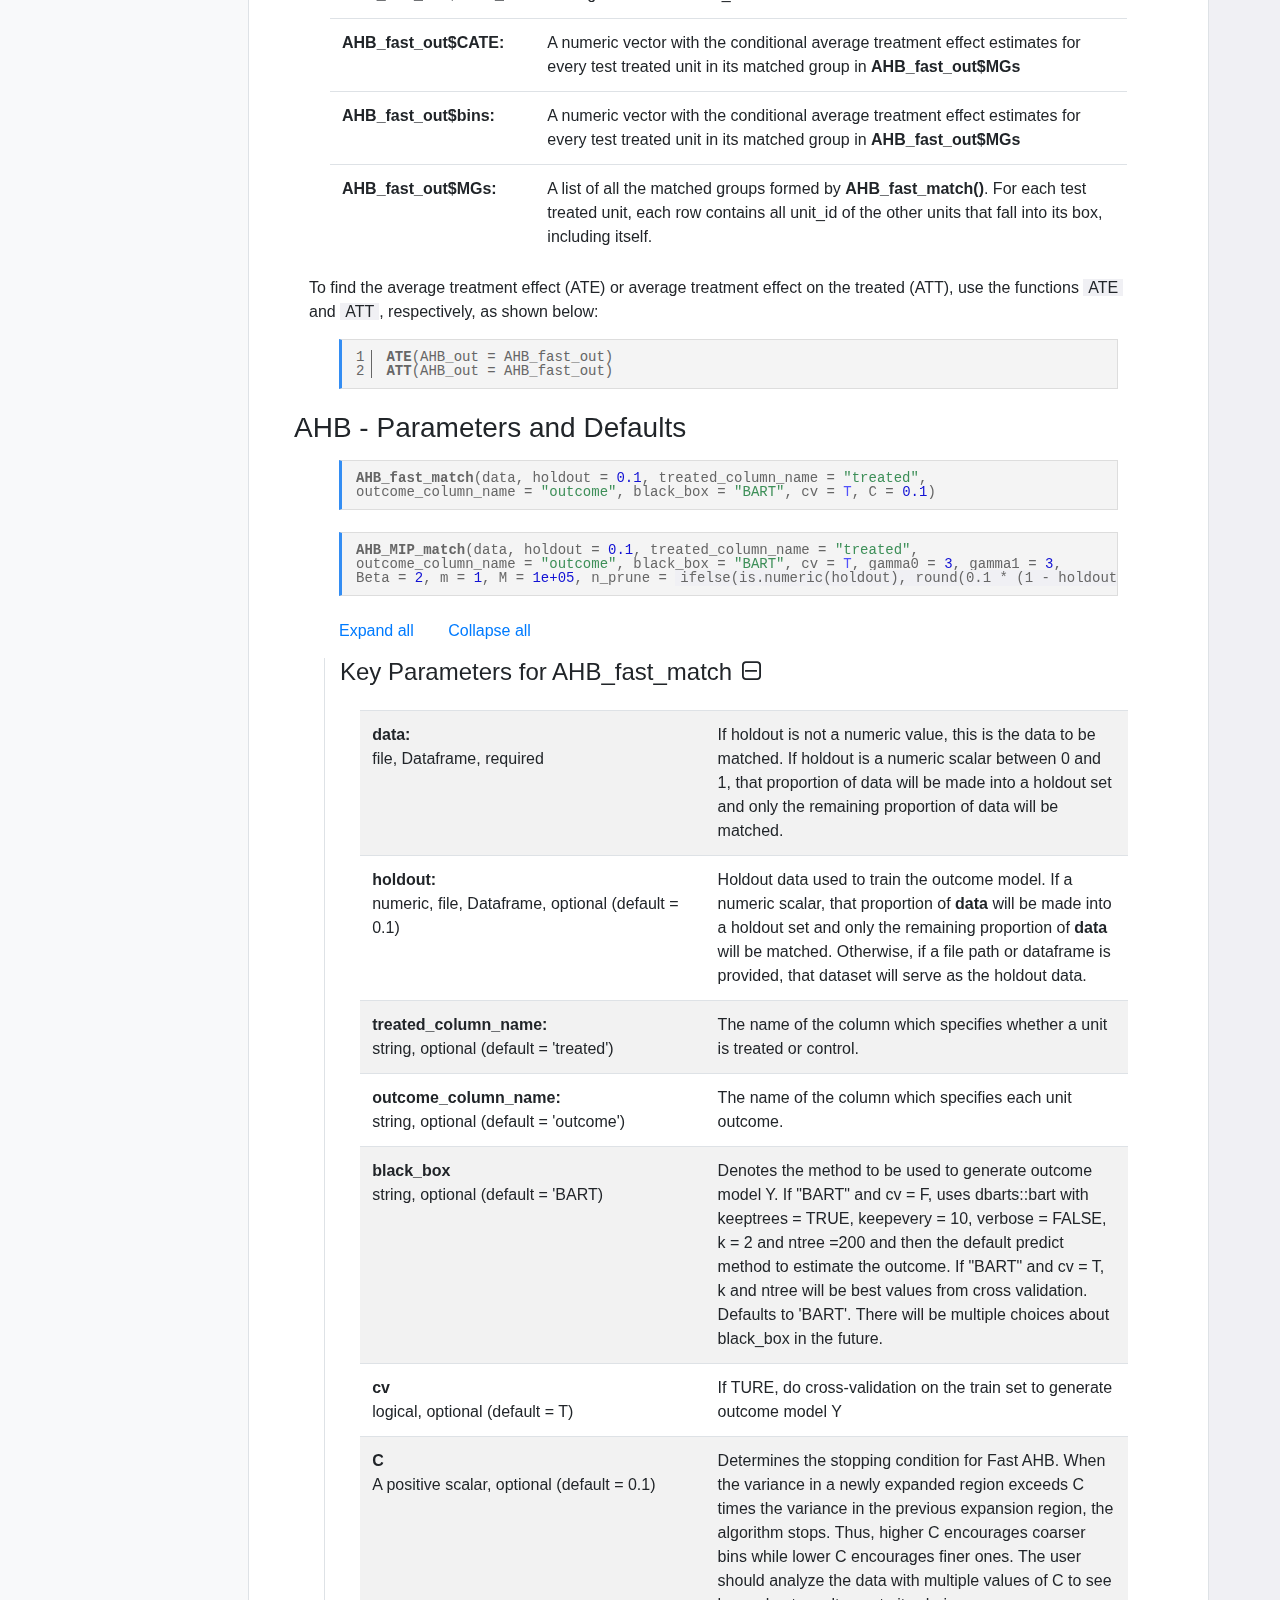
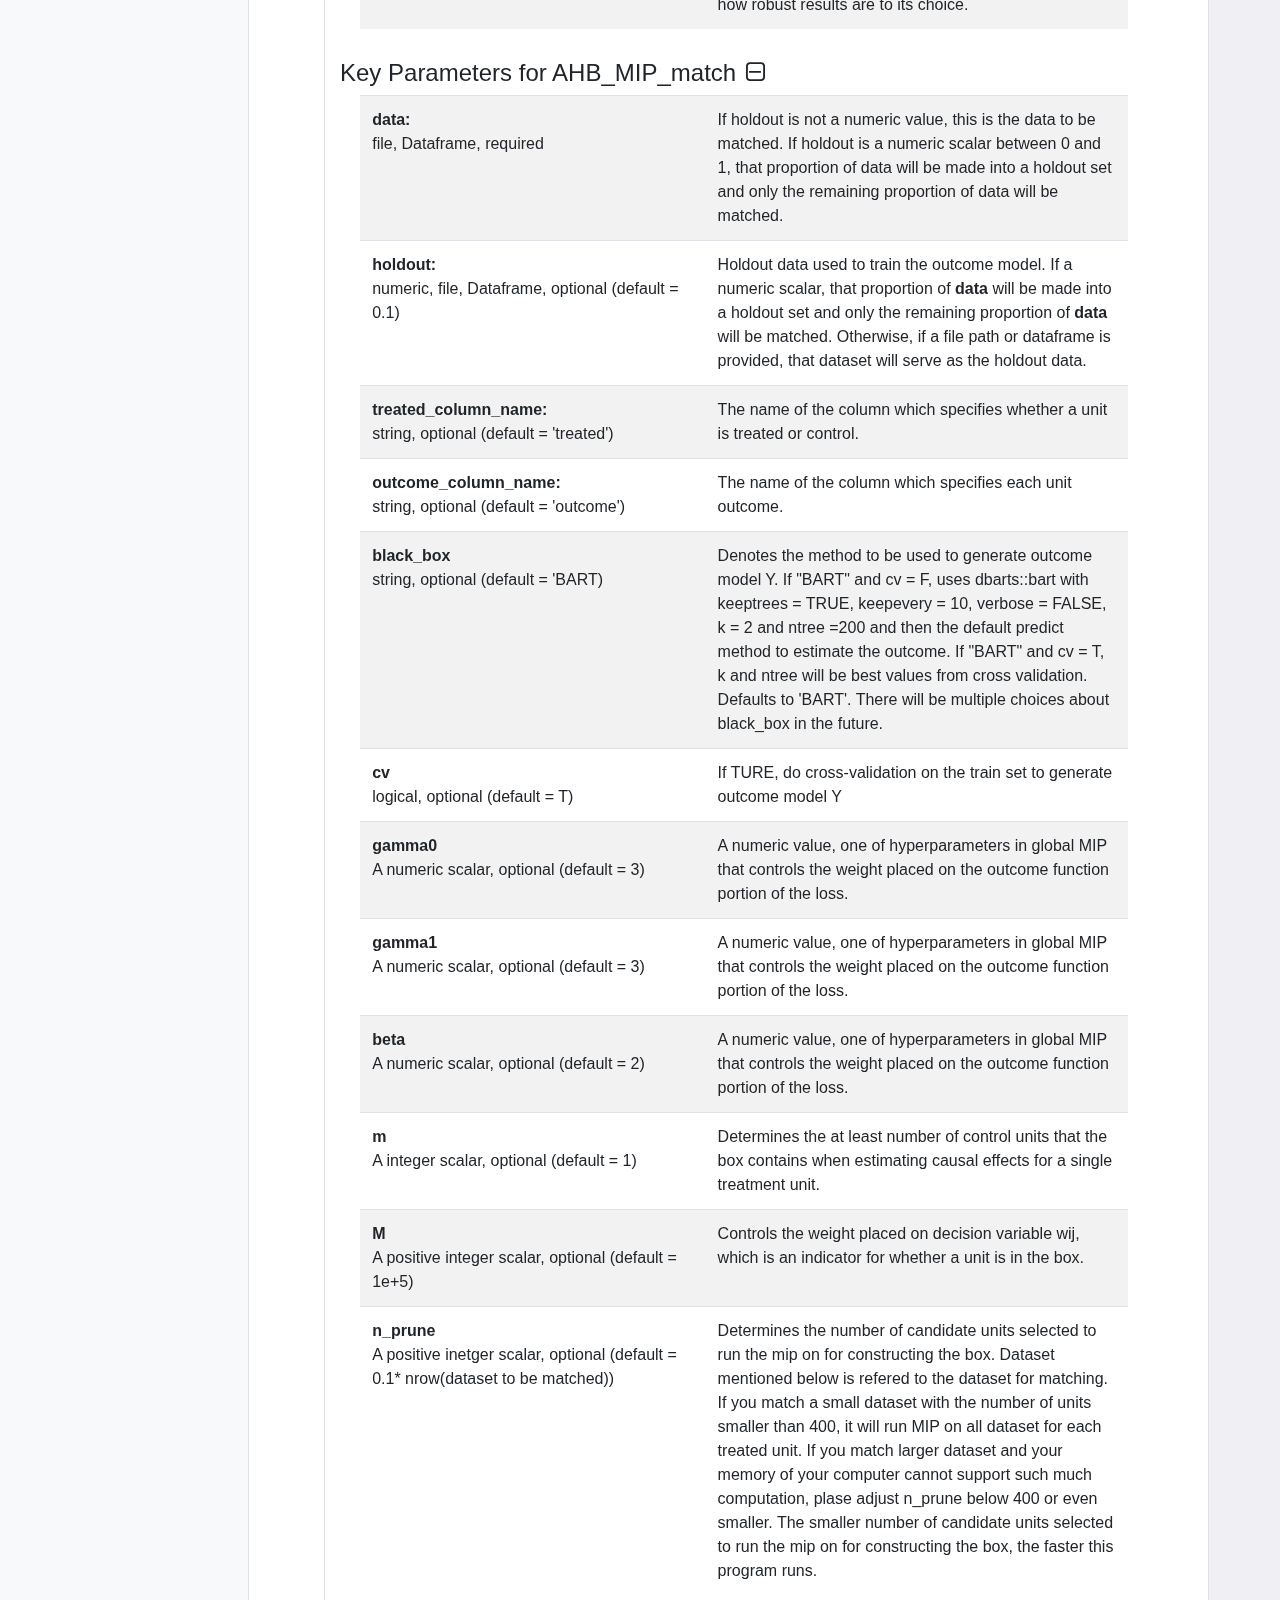
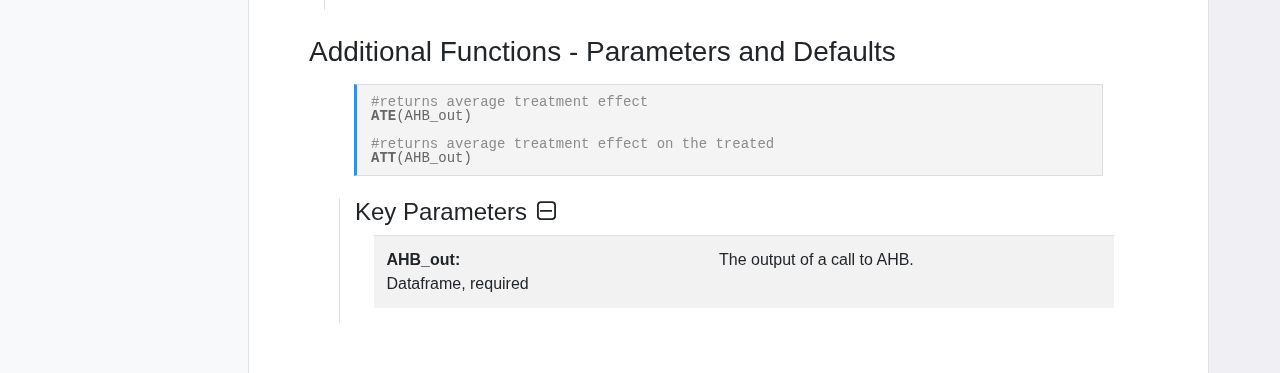
<file: ahb.html>
<!DOCTYPE html>
<html lang="en">

<head>

  <meta charset="utf-8">
  <meta name="viewport" content="width=device-width, initial-scale=1, shrink-to-fit=no">
  <meta name="description" content="">
  <meta name="author" content="">

  <title>AHB Algorithm: AME Lab</title>

  <!-- Bootstrap core CSS -->
  <link href="vendor/bootstrap/css/bootstrap.min.css" rel="stylesheet">

  <!-- Custom styles for this template -->
  <link href="simple-sidebar.css" rel="stylesheet">
  <!--Additional custom styling -->
  <link href="additional.css" rel="stylesheet">
  <link href="https://maxcdn.bootstrapcdn.com/font-awesome/4.7.0/css/font-awesome.min.css" rel="stylesheet"/>

</head>

<body>




  <div class="d-flex" id="wrapper">

<!-- Sidebar -->
    <div class="bg-light border-right" id="sidebar-wrapper"><div id="sidebar-content">
	  <a href="index.html"><div class="sidebar-heading sidebar-heading-logo"><img class = "logo-alt2" src = "logos/logo_alt2.svg" alt = "duke logo"></div></a>
      <div class="list-group list-group-flush">
		<a href="about-us.html" class="list-group-item list-group-item-action bg-light">About Us</a>
        <a href="choosing-an-algorithm.html" class="list-group-item list-group-item-action bg-light">Choosing an Algorithm</a>
		<a id="flip" class="dropdown-btn list-group-item list-group-item-action bg-light" style="color:#495057">Getting Started<i class="fa fa-chevron-down" style="font-size:16px"></i></a>
        <div id="flipped" class="dropdown-container">
          <a href="dame.html" class="list-group-item list-group-item-action bg-light">DAME</a>
          <a href="flame.html" class="list-group-item list-group-item-action bg-light">FLAME</a>
          <a href="malts.html" class="list-group-item list-group-item-action bg-light">MALTS</a>
		  <a href="ahb.html" class="list-group-item list-group-item-action bg-light">AHB</a>
        </div>
        <a href="tutorials.html" class="list-group-item list-group-item-action bg-light">Tutorials</a>
        <a href="additional-resources.html" class="list-group-item list-group-item-action bg-light">Additional Resources</a>
      </div>
    </div></div>
    <!-- /#sidebar-wrapper -->

    <!-- Page Content -->
    <div id="page-content-wrapper">

      <nav class="navbar navbar-expand-lg navbar-light bg-light border-bottom">
        <button class="navbar-toggler" id="menu-toggle" onclick="changeMenuText()"><span id="menuText"><span class="navbar-toggler-icon"></span></button>
        <ul class="navbar-nav ml-auto mt-lg-0">
          <a class="nav-link" href="https://github.com/almost-matching-exactly" target="_blank"><i class="fa fa-github"></i> Github</a>
        </ul>
      </nav>

      <div class="container-fluid" style="padding-bottom: 50px">
        <div class="banner"><h1 class="title mt-4">Getting Started with AHB</h1></div> 
          <div class="container">
		  <div class="container">
		    <h2 style="padding-bottom:0px !important" class="languageHeader"><a id="pTab" class="languageTab languageActive">R Package</a></h2><hr class="languageHr">
			<div class="container">
			Please note that this package requires the installation of R version 3.3 or higher. 
			If you do not already have an updated version of R installed on your computer, you can find instructions on how to download the latest version <a href="https://www.r-project.org/" target="_blank">here</a>.
			This package also contains Python dependencies like Rcpp, which requires you to install Cplex first. If you do not already have an updated version of Cplex installed on your computer, you can find instructions on how to download and install it <a href="http://www-stat.wharton.upenn.edu/~josezubi/INSTALL/" target="_blank">here</a>.
			</div>
			<h3 style="padding-top: 15px">Installation</h3>
				  <div class="container">
					<p>AHB, along with its R dependencies, can be installed directly from CRAN via the following command:</p>
					<div class="code"><pre style="white-space:nowrap"><span id="codesampleR1">install.packages('AHB')</span></pre>
					<button class="codeButton" onclick="codeCopy('codesampleR1');showToast();borderFix()"><i class="fa fa-clipboard" style="font-size:16px"></i></button></div>
					<div id="toast">Copied to clipboard!</div>
				  </div>
			<h3>Input Data Format</h3>
				  <div class="container">
				    To begin using the R-AHB algorithm, first ensure that your dataset is stored as an <b>R Data Frame</b>. 
					Remember, covariates can either be categorical, continuous, or mixed (categorical and continuous). In addition to the covariate columns, your dataset should include a column of 
					<i>binary</i> or <i>logical</i> data types which specify whether a unit is treated (1) or control (0) 
					and a column of <i>numeric</i> data types which specify unit outcomes. 
					Below is a sample dataset in the required format:
					<div class="input-data-container">
					  <div class="row" style="width:100%; margin-right:-15px">
						<div class="col">
						  <table class="table table-striped" style="margin-bottom:15px;margin-top:15px;width:95%;margin-left:auto;margin-right:auto">
							<thead>
							  <tr style="text-align:center">
								<th>x_1 <span style="font-weight:normal;font-style:italic">(numeric)</span></th>
								<th>x_2 <span style="font-weight:normal;font-style:italic">(numeric)</span></th>
								<th>...</th>
								<th>x_m <span style="font-weight:normal;font-style:italic">(numeric)</span></th>
								<th>treated <span style="font-weight:normal;font-style:italic">(binary or logical)</span></th>
								<th>outcome <span style="font-weight:normal;font-style:italic">(numeric)</span></th>
							  </tr>
							</thead>
							<tbody>
							  <tr style="text-align:center">
								<td>3</td>
								<td>2.0529</td>
								<td>...</td>
								<td>4.7905</td>
								<td>1</td>
								<td>4.5321</td>
							  </tr>
							  <tr style="text-align:center">
								<td>0</td>
								<td>3.9932</td>
								<td>...</td>
								<td>7.6513</td>
								<td>0</td>
								<td>3.3348</td>
							  </tr>
							  <tr style="text-align:center">
								<td>...</td>
								<td>...</td>
								<td>...</td>
								<td>...</td>
								<td>...</td>
								<td>...</td>
							  </tr>
							  <tr style="text-align:center">
								<td>1</td>
								<td>6.9321</td>
								<td>...</td>
								<td>1.5848</td>
								<td>1</td>
								<td>6.9320</td>
							  </tr>
							</tbody>
						  </table>
						</div>
					  </div>	
					</div>				
				  </div>			
			<h3>Usage</h3>
				<div class="container">
					To generate sample data for exploring AHB matching functionality, use the function <span class="function">gen_data</span> as shown below. 
					Remember to load the 'AHB' package a shown in line 1 before calling any of the functions discussed in this section.
					This example generates a data frame with n = 50 units and p = 5 covariates:
<span id="codesampleR0" style="display:none">library('AHB')
set.seed(45)
n <- 50
p <- 5
data <- gen_data(n_units = n, p = p)
holdout <- gen_data(n_units = n, p = p) </span>
  
<div class="code" style="margin-top:15px"><pre><span class="import">library</span>(<span class="Rstring">'AHB'</span>)
set.seed(45)
n <- 50
p <- 5
data <- <b>gen_data</b>(n_units = <span class="Rnumber">n</span>, p = <span class="Rnumber">p</span>)
holdout <- <b>gen_data</b>(n_units = <span class="Rnumber">n</span>, p = <span class="Rnumber">p</span>)</pre>
					<button class="codeButton" onclick="codeCopy('codesampleR0');showToast();borderFix()"><i class="fa fa-clipboard"></i></button></div>
					To run the algorithm, use the <span class="function">AHB_fast_match</span>  or <span class="function">AHB_MIP_match</span>function as shown below. The required data parameter can either be
					a path to a .csv file or a dataframe. In this example, data and holdout generated above are used:					
<span id="codesampleR3" style="display:none">AHB_MIP_out <- AHB_MIP_match(data = data, holdout = holdout, treated_column_name="treated", outcome_column_name="outcome")
AHB_fast_out <- AHB_fast_match(data = data, holdout = holdout, treated_column_name="treated", outcome_column_name="outcome")</span>
<div class="code" style="margin-top:15px"><pre>
AHB_MIP_out <- <b>AHB_MIP_match</b>(data = data,  holdout = holdout, treated_column_name=<span class="Rstring">"treated"</span>, outcome_column_name=<span class="Rstring">"outcome"</span>)
AHB_fast_out <- <b>AHB_fast_match</b>(data = data,  holdout = holdout, treated_column_name=<span class="Rstring">"treated"</span>, outcome_column_name=<span class="Rstring">"outcome"</span>)</pre>
					<button class="codeButton" onclick="codeCopy('codesampleR3');showToast();borderFix()"><i class="fa fa-clipboard"></i></button></div>
					Take <span style="font-weight:600">AHB_fast_out</span> as an axample to illustrate the output of the AHB matching alogrithms. The object <span style="font-weight:600">AHB_fast_out</span> is a list of five entries:<br>
					<div class="row">
						<div class="col">
						  <table class="table" style="margin-bottom:15px;margin-top:15px;width:95%;margin-left:auto;margin-right:auto">
							<tbody>
								<tr>
									<td><span style="font-weight:600">AHB_fast_out$data:</span></td>
									<td>Data set was matched by <b>AHB_fast_match()</b>. If holdout is not a numeric value, the <b>AHB_fast_out$data</b> is the same as the data input into <b>AHB_fast_match()</b>.  If holdout is a numeric scalar between 0 and 1,  <b>AHB_fast_out$data</b> is the remaining proportion of data that were matched.</td>
								</tr><tr>
									<td><span style="font-weight:600">AHB_fast_out$units_id:</span></td>
									<td>A integer vector with unit_id for test treated units</td>
								</tr><tr>
									<td><span style="font-weight:600">AHB_fast_out$CATE:</span></td>
									<td>A numeric vector with the conditional average treatment effect estimates for every test treated unit in its matched group in <b>AHB_fast_out$MGs</b></td>
								</tr><tr>
									<td><span style="font-weight:600">AHB_fast_out$bins:</span></td>
									<td>A numeric vector with the conditional average treatment effect estimates for every test treated unit in its matched group in <b>AHB_fast_out$MGs</b></td>
								</tr><tr>
									<td><span style="font-weight:600">AHB_fast_out$MGs:</span></td>
									<td>A list of all the matched groups formed by <b>AHB_fast_match()</b>. For each test treated unit, each row contains all unit_id of the other units that fall into its box, including itself.</td>
								</tr>
							</tbody>
						  </table>
						</div>
					</div>
					To find the average treatment effect (ATE) or average treatment effect on the treated (ATT), use the functions <span class="function">ATE</span> 
					and <span class="function">ATT</span>, respectively, as shown below:
<span id="codesampleR6" style="display:none">ATE(AHB_out = AHB_fast_out)
ATT(AHB_out = AHB_fast_out)</span>
<div class="code" style="margin-top:15px"><pre><b>ATE</b>(AHB_out = AHB_fast_out)
<b>ATT</b>(AHB_out = AHB_fast_out)</pre>
					<button class="codeButton" onclick="codeCopy('codesampleR6');showToast();borderFix()"><i class="fa fa-clipboard"></i></button></div>
			  </div>						
			<h3>AHB - Parameters and Defaults</h3>
				<div class="container">
<div class="pre-nonumbers" style="margin-top:15px"><b>AHB_fast_match</b>(data, holdout = <span class="Rnumber">0.1</span>, treated_column_name = <span class="Rstring">&quot;treated&quot;</span>,
outcome_column_name = <span class="Rstring">&quot;outcome&quot;</span>, black_box = <span class="Rstring">&quot;BART&quot;</span>, cv = <span class="import">T</span>, C = <span class="Rnumber">0.1</span>)</div>

<div class="pre-nonumbers" style="margin-top:15px"><b>AHB_MIP_match</b>(data, holdout = <span class="Rnumber">0.1</span>, treated_column_name = <span class="Rstring">&quot;treated&quot;</span>,
outcome_column_name = <span class="Rstring">&quot;outcome&quot;</span>, black_box = <span class="Rstring">&quot;BART&quot;</span>, cv = <span class="import">T</span>, gamma0 = <span class="Rnumber">3</span>, gamma1 = <span class="Rnumber">3</span>, 
Beta = <span class="Rnumber">2</span>, m = <span class="Rnumber">1</span>, M = <span class="Rnumber">1e+05</span>, n_prune = <span class="function">ifelse(is.numeric(holdout), round(0.1 * (1 - holdout) * nrow(data)), round(0.1 * nrow(data)))</span>)</div>

					<a onclick="expandAll(['RflameKey','RflameEarly']);minusAll(['RplusKey','RplusEarly'])" class="expand-all">Expand all</a>
					<a onclick="collapseAll(['RflameKey','RflameEarly']);plusAll(['RplusKey','RplusEarly'])" class="expand-all">Collapse all</a>
					<div class="parameter-container">
					<h4 style="margin-top: 15px">Key Parameters for AHB_fast_match<i id="RplusKey" onclick="expand('RflameKey');minus(this.id)" class="fa fa-minus-square-o"></i></h4>
					<div id="RflameKey">
						<div class="row">
							<div class="col">
								<table class="table table-striped" style="margin-top:15px;margin-bottom:15px;width:95%;margin-left:auto;margin-right:auto">
									<tbody>
										<tr>
											<td class="pwidth"><b>data:</b><br>file, Dataframe, required</td>
											<td>If holdout is not a numeric value, this is the data to be matched. If holdout is a numeric scalar between 0 and 1, that proportion of data will be made into a holdout set and only the remaining proportion of data will be matched. </td>
										</tr><tr>
											<td><b>holdout:</b><br>numeric, file, Dataframe, optional (default = 0.1)</td>
											<td>Holdout data used to train the outcome model. If a numeric scalar, that proportion of <b>data</b> will be made into a holdout set and only the remaining proportion of <b>data</b> will be matched. Otherwise, if a file path or dataframe is provided, that dataset will serve as the holdout data.</td>
										</tr><tr>
											<td><b>treated_<wbr>column_<wbr>name:</b><br>string, optional (default = 'treated')</b></td>
											<td>The name of the column which specifies whether a unit is treated or control.</td>
										</tr><tr>
											<td><b>outcome_<wbr>column_<wbr>name:</b><br>string, optional (default = 'outcome')</td>
											<td>The name of the column which specifies each unit outcome.</td>
										</tr><tr>
											<td><b>black_<wbr>box</b><br>string, optional (default = 'BART)</td>
											<td>Denotes the method to be used to generate outcome model Y. If "BART" and cv = F, uses dbarts::bart with keeptrees = TRUE, keepevery = 10, verbose = FALSE, k = 2 and ntree =200 and then the default predict method to estimate the outcome. If "BART" and cv = T, k and ntree will be best values from cross validation. Defaults to 'BART'. There will be multiple choices about black_box in the future.</td>
								        </tr><tr>
											<td><b>cv</b><br>logical, optional (default = T)</td>
											<td>If TURE, do cross-validation on the train set to generate outcome model Y</td>
										</tr><tr>
											<td><b>C</b><br>A positive scalar, optional (default = 0.1)</td>
											<td>Determines the stopping condition for Fast AHB. When the variance in a newly expanded region exceeds C times the variance in the previous expansion region, the algorithm stops. Thus, higher C encourages coarser bins while lower C encourages finer ones. The user should analyze the data with multiple values of C to see how robust results are to its choice.</td>
										</tr>
									</tbody>
								</table>
							</div>
						</div>
					</div>
					<h4 style="margin-top:15px">Key Parameters for AHB_MIP_match<i id="RplusEarly" onclick="expand('RflameEarly');minus(this.id)" class="fa fa-minus-square-o"></i></h4>
					<div id="RflameEarly">
					<div class="row">
						<div class="col">
						  <table class="table table-striped" style="margin-bottom:15px;width:95%;margin-left:auto;margin-right:auto">
							<tbody>
								<tr>
									<td class="pwidth"><b>data:</b><br>file, Dataframe, required</td>
									<td>If holdout is not a numeric value, this is the data to be matched. If holdout is a numeric scalar between 0 and 1, that proportion of data will be made into a holdout set and only the remaining proportion of data will be matched. </td>
								</tr><tr>
									<td><b>holdout:</b><br>numeric, file, Dataframe, optional (default = 0.1)</td>
									<td>Holdout data used to train the outcome model. If a numeric scalar, that proportion of <b>data</b> will be made into a holdout set and only the remaining proportion of <b>data</b> will be matched. Otherwise, if a file path or dataframe is provided, that dataset will serve as the holdout data.</td>
								</tr><tr>
									<td><b>treated_<wbr>column_<wbr>name:</b><br>string, optional (default = 'treated')</b></td>
									<td>The name of the column which specifies whether a unit is treated or control.</td>
								</tr><tr>
									<td><b>outcome_<wbr>column_<wbr>name:</b><br>string, optional (default = 'outcome')</td>
									<td>The name of the column which specifies each unit outcome.</td>
								</tr><tr>
									<td><b>black_<wbr>box</b><br>string, optional (default = 'BART)</td>
									<td>Denotes the method to be used to generate outcome model Y. If "BART" and cv = F, uses dbarts::bart with keeptrees = TRUE, keepevery = 10, verbose = FALSE, k = 2 and ntree =200 and then the default predict method to estimate the outcome. If "BART" and cv = T, k and ntree will be best values from cross validation. Defaults to 'BART'. There will be multiple choices about black_box in the future.</td>
								</tr><tr>
									<td><b>cv</b><br>logical, optional (default = T)</td>
									<td>If TURE, do cross-validation on the train set to generate outcome model Y</td>
								</tr><tr>
									<td><b>gamma0</b><br>A numeric scalar, optional (default = 3)</td>
									<td>A numeric value, one of hyperparameters in global MIP that controls the weight placed on the outcome function portion of the loss. </td>
								</tr><tr>
									<td><b>gamma1</b><br>A numeric scalar, optional (default = 3)</td>
									<td>A numeric value, one of hyperparameters in global MIP that controls the weight placed on the outcome function portion of the loss. </td>
								</tr><tr>
									<td><b>beta</b><br>A numeric scalar, optional (default = 2)</td>
									<td>A numeric value, one of hyperparameters in global MIP that controls the weight placed on the outcome function portion of the loss. </td>
								</tr><tr>
									<td><b>m</b><br>A integer scalar, optional (default = 1)</td>
									<td>Determines the at least number of control units that the box contains when estimating causal effects for a single treatment unit.</td>
								</tr><tr>
									<td><b>M</b><br>A positive integer scalar, optional (default = 1e+5)</td>
									<td>Controls the weight placed on decision variable wij, which is an indicator for whether a unit is in the box.</td>
								</tr><tr>
									<td><b>n_<wbr>prune</b><br>A positive inetger scalar, optional (default = 0.1* nrow(dataset to be matched))</td>
									<td>Determines the number of candidate units selected to run the mip on for constructing the box. Dataset mentioned below is refered to the dataset for matching. If you match a small dataset with the number of units smaller than 400, it will run MIP on all dataset for each treated unit. If you match larger dataset and your memory of your computer cannot support such much computation, plase adjust n_prune below 400 or even smaller. The smaller number of candidate units selected to run the mip on for constructing the box, the faster this program runs.</td>
								</tr>
							</tbody>
						  </table>
						</div>
					</div>
					</div>
					</div>
					<h3 style="margin-top:25px">Additional Functions - Parameters and Defaults</h3>
				  <div class="container">
<div class="pre-nonumbers" style="margin-top:15px"><span class="comment">#returns average treatment effect</span>
<b>ATE</b>(AHB_out)

<span class="comment">#returns average treatment effect on the treated</span>
<b>ATT</b>(AHB_out)</div>
				    <div class="parameter-container">
					<h4>Key Parameters<i id="plusAdditional" onclick="expand('flameAdditional');minus(this.id)" class="fa fa-minus-square-o"></i></h4>
					<div id="flameAdditional"></h4>
					<div class="row">
						<div class="col">
						  <table class="table table-striped" style="margin-bottom:15px;width:95%;margin-left:auto;margin-right:auto">
							<tbody>
							  <tr>
								<td class="pwidth"><b>AHB_out:</b><br>Dataframe, required</td>
								<td>The output of a call to AHB.</td>
							  </tr>
							</tbody>
						  </table>
						</div>
					</div>
					</div>
					</div>
				</div>
					</div>
				</div>
		  </div>
		</div><!--Container containing all the stuff-->
    </div>
    <!-- /#page-content-wrapper -->

  </div>
  <!-- /#wrapper -->

  <!-- Bootstrap core JavaScript -->
  <script src="vendor/jquery/jquery.min.js"></script>
  <script src="vendor/bootstrap/js/bootstrap.bundle.min.js"></script>

  <!-- Menu Toggle Script -->
  <script>
    $("#menu-toggle").click(function(e) {
      e.preventDefault();
      $("#wrapper").toggleClass("toggled");
    });
  </script>
  <!-- Additional Custom Script -->
  <script src="additionaljs.js"></script>
</body>

</html>
</file>
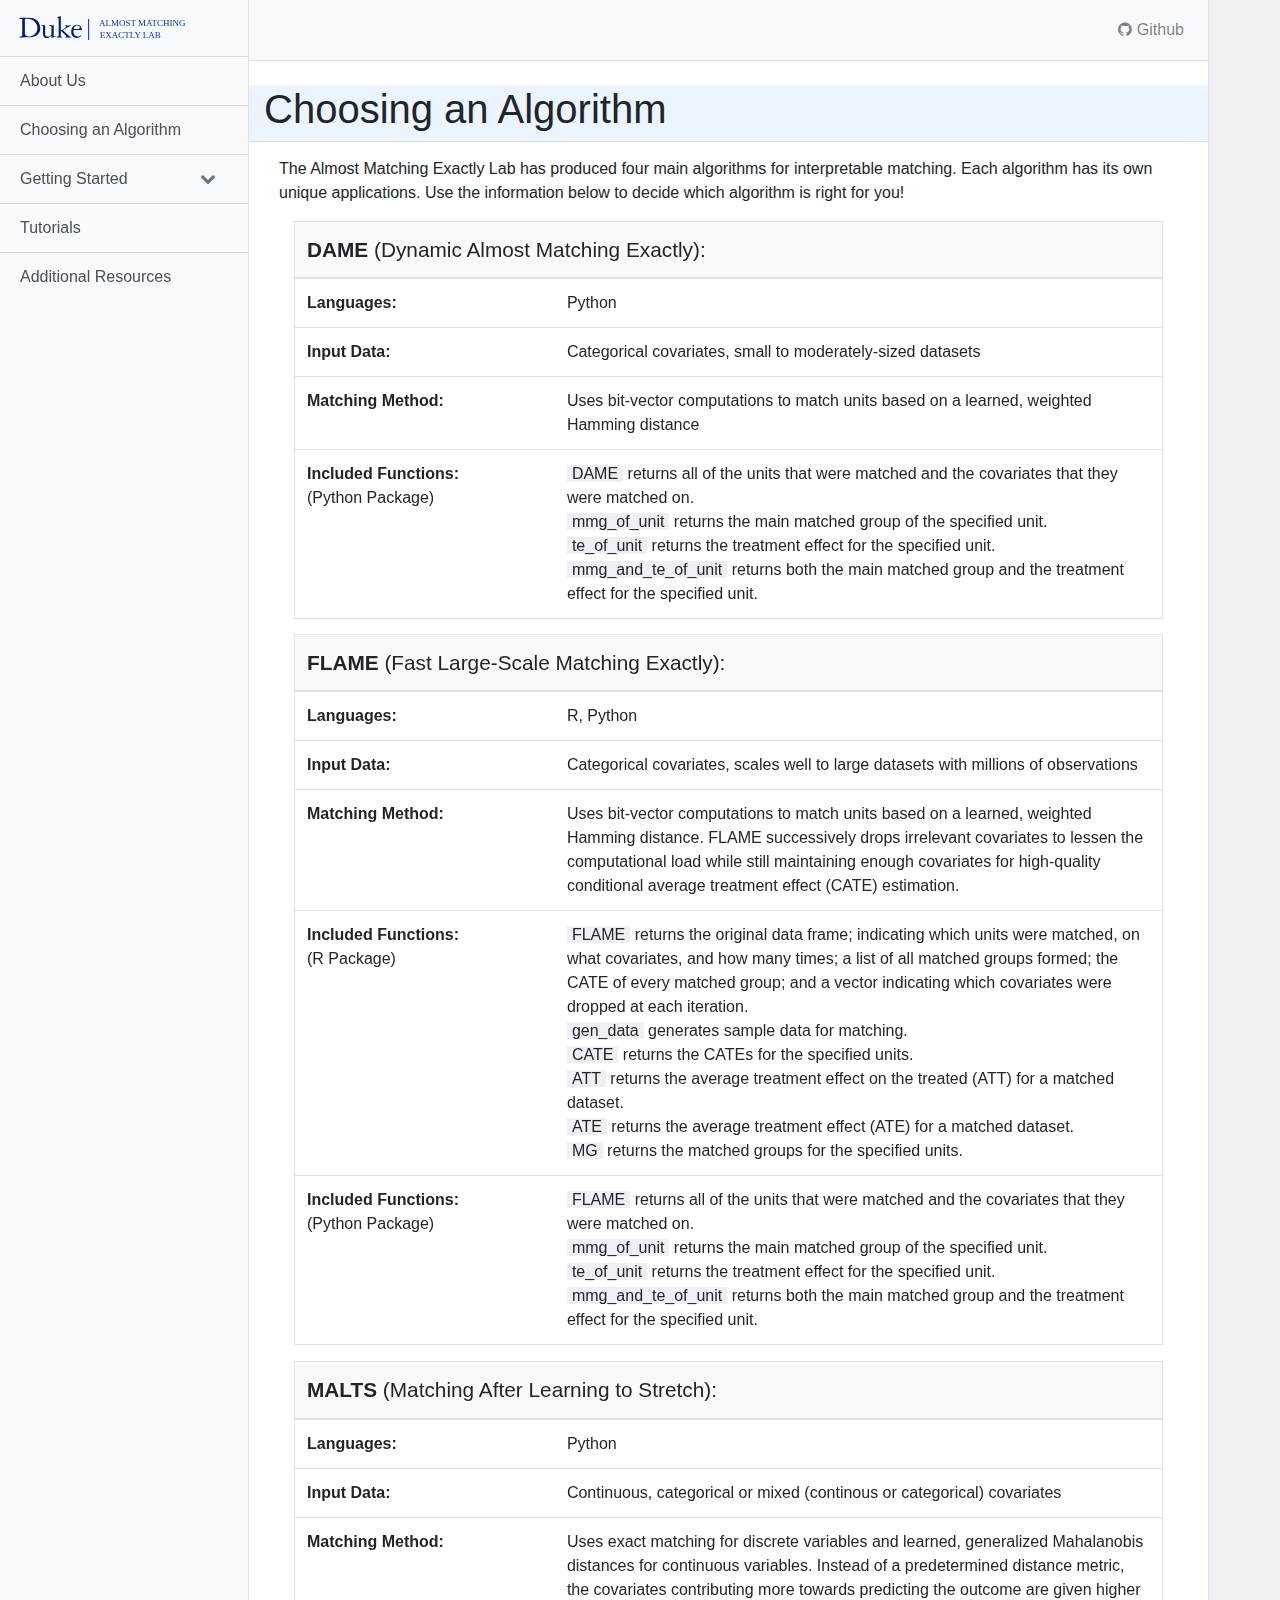
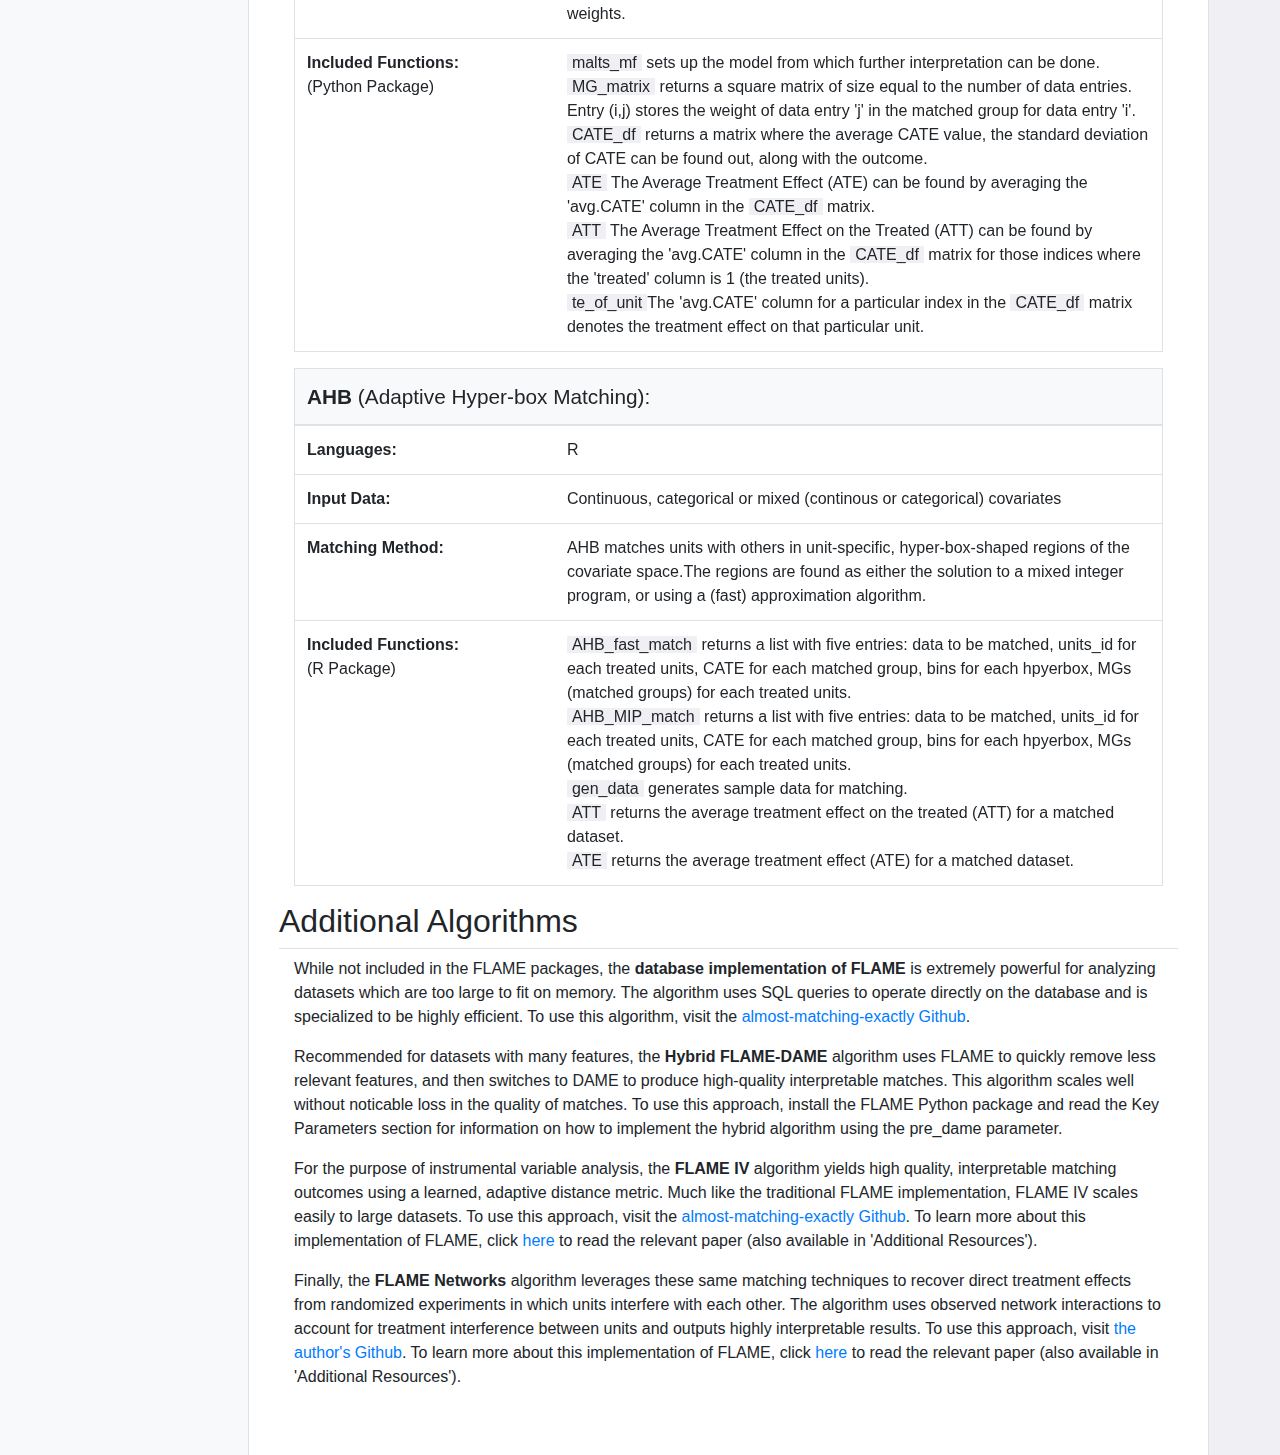
<file: choosing-an-algorithm.html>
<!DOCTYPE html>
<html lang="en">

<head>

  <meta charset="utf-8">
  <meta name="viewport" content="width=device-width, initial-scale=1, shrink-to-fit=no">
  <meta name="description" content="">
  <meta name="author" content="">

  <title>Choosing an Algorithm</title>

  <!-- Bootstrap core CSS -->
  <link href="vendor/bootstrap/css/bootstrap.min.css" rel="stylesheet">

  <!-- Custom styles for this template -->
  <link href="simple-sidebar.css" rel="stylesheet">
  
  <!--Additional custom styling -->
  <link href="additional.css" rel="stylesheet">
  <link href="https://maxcdn.bootstrapcdn.com/font-awesome/4.7.0/css/font-awesome.min.css" rel="stylesheet"/>
  
</head>

<body>

  <div class="d-flex" id="wrapper">

<!-- Sidebar -->
    <div class="bg-light border-right" id="sidebar-wrapper"><div id="sidebar-content">
	  <a href="index.html"><div class="sidebar-heading sidebar-heading-logo"><img class = "logo-alt2" src = "logos/logo_alt2.svg" alt = "duke logo"></div></a>
      <div class="list-group list-group-flush">
		<a href="about-us.html" class="list-group-item list-group-item-action bg-light">About Us</a>
        <a href="choosing-an-algorithm.html" class="list-group-item list-group-item-action bg-light">Choosing an Algorithm</a>
		<a id="flip" class="dropdown-btn list-group-item list-group-item-action bg-light" style="color:#495057">Getting Started<i class="fa fa-chevron-down" style="font-size:16px"></i></a>
        <div id="flipped" class="dropdown-container">
          <a href="dame.html" class="list-group-item list-group-item-action bg-light">DAME</a>
          <a href="flame.html" class="list-group-item list-group-item-action bg-light">FLAME</a>
          <a href="malts.html" class="list-group-item list-group-item-action bg-light">MALTS</a>
		  <a href="ahb.html" class="list-group-item list-group-item-action bg-light">AHB</a>
        </div>
        <a href="tutorials.html" class="list-group-item list-group-item-action bg-light">Tutorials</a>
        <a href="additional-resources.html" class="list-group-item list-group-item-action bg-light">Additional Resources</a>
      </div>
    </div></div>
    <!-- /#sidebar-wrapper -->

    <!-- Page Content -->
    <div id="page-content-wrapper">

      <nav class="navbar navbar-expand-lg navbar-light bg-light border-bottom" style="height:61px">
        <button class="navbar-toggler" id="menu-toggle" onclick="changeMenuText()"><span id="menuText"><span class="navbar-toggler-icon"></span></button>
        <ul class="navbar-nav ml-auto mt-lg-0">
          <a class="nav-link" href="https://github.com/almost-matching-exactly" target="_blank"><i class="fa fa-github"></i> Github</a>
        </ul>
      </nav>

      <div class="container-fluid" style="padding-bottom: 50px">
        <div class="banner"><h1 class="title mt-4">Choosing an Algorithm</h1></div>
		  <div class="container">
			<p>The Almost Matching Exactly Lab has produced four main algorithms for interpretable matching. 
			Each algorithm has its own unique applications. 
			Use the information below to decide which algorithm is right for you!</p>
			  <!-- <div class="row"> -->
				<!-- <div class="col"> -->
				  <!-- <table class="table table-bordered" style="margin-bottom:15px;"> -->
					<!-- <thead> -->
					  <!-- <tr> -->
						<!-- <th class="w-50">DAME <span style="font-weight: normal">(Dynamic Almost Matching Exactly):</span></th> -->
						<!-- <th class="w-50">FLAME <span style="font-weight: normal">(Fast Large-Scale Matching Exactly):</th> -->
					  <!-- </tr> -->
					<!-- </thead> -->
					<!-- <tbody> -->
					  <!-- <tr> -->
						<!-- <td>Requires categorical covariates and works best on small or moderately-sized datasets. Covariates are matched on a learned, weighted Hamming distance.</td> -->
						<!-- <td>Requires categorical covariates and scales well to large datasets which do not fit on memory. Covariates are matched on a learned, weighted Hamming distance.</td> -->
					  <!-- </tr> -->
					<!-- </tbody> -->
					<!-- <thead> -->
					  <!-- <tr> -->
						<!-- <th class="w-50">MALTS <span style="font-weight: normal">(Matching After Learning to Stretch):</th> -->
						<!-- <th class="w-50">AHB <span style="font-weight: normal">(Adaptive Hyper-box Matching):</th> -->
					  <!-- </tr> -->
					<!-- </thead> -->
					<!-- <tbody> -->
					  <!-- <tr> -->
						<!-- <td>Works with mixed continuous and categorical covariates using exact matching for discrete variables and generalized Mahalanobis distances for continuous variables.</td> -->
						<!-- <td>Works with mixed continuous and categorical covariates by matching through adaptively choosing box edges.</td> -->
					  <!-- </tr> -->
					<!-- </tbody> -->
				  <!-- </table> -->
				<!-- </div> -->
			  <!-- </div -->
			  
			  
			  <!-- <a onclick="expandAll(['dame','flame','malts','ahb']);minusAll(['plusDame','plusFlame','plusMalts','plusAhb'])" class="choosingExpand">Expand all</a> -->
			  <!-- <a onclick="collapseAll(['dame','flame','malts','ahb']);plusAll(['plusDame','plusFlame','plusMalts','plusAhb'])" class="choosingExpand" style="margin-left:30px">Collapse all</a> -->
			  <!-- <div class="row" style="margin-top:10px"> -->
				<div class="col">
				  <table class="table choosing" style="margin-bottom:15px">
					<thead style="border-left:1px solid #dee2e6;border-right:1px solid #dee2e6">
					  <tr onclick="expand('dame');minus('plusDame')">
						<th colspan="2">DAME <span style="font-weight: normal">(Dynamic Almost Matching Exactly):</span>
						<a class="choosingPlus"><i id="plusDame" class="fa fa-minus-square-o" style="font-size:20pt"></i></a></th>
					  </tr>
					</thead>
					<tbody id="dame" style="border-left:1px solid #dee2e6;border-right:1px solid #dee2e6;border-bottom: 1px solid #dee2e6">
					  <tr>
						<td class="choosingwidth choosingLeft">Languages:</td>
						<td>Python</td>
					  </tr><tr>
						<td class="choosingLeft">Input Data:</td>
						<td>Categorical covariates, small to moderately-sized datasets</td>
					  </tr><tr>
						<td class="choosingLeft">Matching Method:</td>
						<td>Uses bit-vector computations to match units based on a learned, weighted Hamming distance</td>
					  </tr><tr>
						<td class="choosingLeft">Included Functions:</br><span style="font-weight:normal">(Python Package)</span></td>
						<td><span class="function">DAME</span> returns all of the units that were matched and the covariates that they were matched on.<br>
						<span class="function">mmg_of_unit</span> returns the main matched group of the specified unit.<br>
						<span class="function">te_of_unit</span> returns the treatment effect for the specified unit.<br>
						<span class="function">mmg_and_te_of_unit</span> returns both the main matched group and the treatment effect for the specified unit.</td>
					  </tr>
					</tbody>
				  </table>
				  <table class="table choosing">
					<thead style="border-left:1px solid #dee2e6;border-right:1px solid #dee2e6">
					  <tr onclick="expand('flame');minus('plusFlame')">
						<th colspan="2">FLAME <span style="font-weight: normal">(Fast Large-Scale Matching Exactly):
						<a class="choosingPlus"><i id="plusFlame" class="fa fa-minus-square-o" style="font-size:20pt"></i></a></th>
					  </tr>
					</thead>
					<tbody id="flame" style="border-left:1px solid #dee2e6;border-right:1px solid #dee2e6;border-bottom: 1px solid #dee2e6">
					  <tr>
						<td class="choosingwidth choosingLeft">Languages:</td>
						<td>R, Python</td>
					  </tr><tr>
						<td class="choosingLeft">Input Data:</td>
						<td>Categorical covariates, scales well to large datasets with millions of observations</td>
					  </tr><tr>
						<td class="choosingLeft">Matching Method:</td>
						<td>Uses bit-vector computations to match units based on a learned, weighted Hamming distance. FLAME successively drops irrelevant covariates
						to lessen the computational load while still maintaining enough covariates for high-quality conditional average treatment effect (CATE) estimation.</td>
					  </tr><tr>
						<td class="choosingLeft">Included Functions:</br><span style="font-weight:normal">(R Package)</span></td>
						<td><span class="function">FLAME</span> returns the original data frame; indicating which units were matched, on what covariates, and how many times; 
						a list of all matched groups formed; the CATE of every matched group; and a vector indicating which covariates were dropped at each iteration.<br>
						<span class="function">gen_data</span> generates sample data for matching.<br>
						<span class="function">CATE</span> returns the CATEs for the specified units.<br>
						<span class="function">ATT</span> returns the average treatment effect on the treated (ATT) for a matched dataset.<br>
						<span class="function">ATE</span> returns the average treatment effect (ATE) for a matched dataset.<br>
						<span class="function">MG</span> returns the matched groups for the specified units.</td>
					  </tr><tr>
						<td class="choosingLeft">Included Functions:</br><span style="font-weight:normal">(Python Package)</span></td>
						<td><span class="function">FLAME</span> returns all of the units that were matched and the covariates that they were matched on.<br>
						<span class="function">mmg_of_unit</span> returns the main matched group of the specified unit.<br>
						<span class="function">te_of_unit</span> returns the treatment effect for the specified unit.<br>
						<span class="function">mmg_and_te_of_unit</span> returns both the main matched group and the treatment effect for the specified unit.</td>
					  </tr>
					</tbody>
				  </table>
				  <table class="table choosing">
					<thead style="border-left:1px solid #dee2e6;border-right:1px solid #dee2e6">
					  <tr onclick="expand('malts');minus('plusMalts')">
						<th colspan="2">MALTS <span style="font-weight: normal">(Matching After Learning to Stretch):
						<a class="choosingPlus"><i id="plusMalts" class="fa fa-minus-square-o" style="font-size:20pt"></i></a></th>
					  </tr>
					</thead>
					<tbody id="malts" style="border-left:1px solid #dee2e6;border-right:1px solid #dee2e6;border-bottom: 1px solid #dee2e6">
					  <tr>
						<td class="choosingwidth choosingLeft">Languages:</td>
						<td>Python</td>
					  </tr><tr>
						<td class="choosingLeft">Input Data:</td>
						<td>Continuous, categorical or mixed (continous or categorical) covariates</td>
					  </tr><tr>
						<td class="choosingLeft">Matching Method:</td>
						<td>Uses exact matching for discrete variables and learned, generalized Mahalanobis distances for continuous variables. Instead of a predetermined distance metric, the covariates contributing more towards predicting the outcome are given higher weights.</td>
					  </tr><tr>
						<td class="choosingLeft">Included Functions:</br><span style="font-weight:normal">(Python Package)</span></td>
						<td><span class="function">malts_mf</span> sets up the model from which further interpretation can be done.<br>
						<span class="function">MG_matrix</span> returns a square matrix of size equal to the number of data entries. Entry (i,j) stores the weight of data entry 'j' in the matched group for data entry 'i'.<br>
						<span class="function">CATE_df</span> returns a matrix where the average CATE value, the standard deviation of CATE can be found out, along with the outcome.<br>
						<span class="function">ATE</span> The Average Treatment Effect (ATE) can be found by averaging the 'avg.CATE' column in the <span class="function">CATE_df</span> matrix.<br>
						<span class="function">ATT</span> The Average Treatment Effect on the Treated (ATT) can be found by averaging the 'avg.CATE' column in the <span class="function">CATE_df</span> matrix for those indices where the 'treated' column is 1 (the treated units).<br>
						<span class="function">te_of_unit</span>The 'avg.CATE' column for a particular index in the <span class="function">CATE_df</span> matrix denotes the treatment effect on that particular unit.
						</td>						
					  </tr>
					</tbody>
				  </table>
				  <table class="table choosing">
					<thead style="border-left:1px solid #dee2e6;border-right:1px solid #dee2e6">
					  <tr onclick="expand('ahb');minus('plusAhb')">
						
						
						<th colspan="2">AHB <span style="font-weight: normal">(Adaptive Hyper-box Matching):
						<a class="choosingPlus"><i id="plusAhb" class="fa fa-minus-square-o" style="font-size:20pt"></i></a></th>
					  </tr>
					</thead>
					<tbody id="ahb" style="width:100%;border-left:1px solid #dee2e6;border-right:1px solid #dee2e6;border-bottom: 1px solid #dee2e6">
					  <tr>
						<td class="choosingwidth choosingLeft">Languages:</td>
						<td>R</td>
					  </tr><tr>
						<td class="choosingLeft">Input Data:</td>
						<td>Continuous, categorical or mixed (continous or categorical) covariates</td>
					  </tr><tr>
						<td class="choosingLeft">Matching Method:</td>
						<td>AHB matches units with others in unit-specific, hyper-box-shaped regions of the covariate space.The regions are found as either the solution to a mixed integer program, or using a (fast) approximation algorithm.
						</td>
					  </tr><tr>
						<td class="choosingLeft">Included Functions:</br><span style="font-weight:normal">(R Package)</span></td>
						<td><span class="function">AHB_fast_match</span> returns a list with five entries: data to be matched, units_id for each treated units, CATE for each matched group, bins for each hpyerbox, MGs (matched groups) for each treated units.<br>
						<span class="function">AHB_MIP_match</span> returns a list with five entries: data to be matched, units_id for each treated units, CATE for each matched group, bins for each hpyerbox, MGs (matched groups) for each treated units.<br>
						<span class="function">gen_data</span> generates sample data for matching.<br>
						<span class="function">ATT</span> returns the average treatment effect on the treated (ATT) for a matched dataset.<br>
						<span class="function">ATE</span> returns the average treatment effect (ATE) for a matched dataset.<br></td>
					  </tr>
					</tbody>
				  </table>
				</div>
				<h2 class="underline">Additional Algorithms</h2>
				<div class="container">
					<p>While not included in the FLAME packages, the <b>database implementation of FLAME</b> is extremely powerful for analyzing datasets which are too large to fit on memory.
					The algorithm uses SQL queries to operate directly on the database and is specialized to be highly efficient. To use this algorithm,
					visit the <a href="https://github.com/almost-matching-exactly/FLAME-Python2" target="_blank">almost-matching-exactly Github</a>.</p>
					<p>Recommended for datasets with many features, the <b>Hybrid FLAME-DAME</b> algorithm uses FLAME to quickly remove less relevant features, 
					and then switches to DAME to produce high-quality interpretable matches. This algorithm scales well without noticable loss in the quality of matches. 
					To use this approach, install the FLAME Python package and read the Key Parameters section for information on how to implement the hybrid algorithm using the pre_dame parameter.</p>
					<p>For the purpose of instrumental variable analysis, the <b>FLAME IV</b> algorithm yields high quality, interpretable matching outcomes using a learned, adaptive distance metric. 
					Much like the traditional FLAME implementation, FLAME IV scales easily to large datasets. To use this approach, visit the
					<a href="https://github.com/almost-matching-exactly/FLAMEIV" target="_blank">almost-matching-exactly Github</a>. To learn more about this implementation of FLAME,
					click <a href="papers/FLAME-IV.pdf" target="_blank">here</a> to read the relevant paper (also available in 'Additional Resources').</p>
					<p>Finally, the <b>FLAME Networks</b> algorithm leverages these same matching techniques to recover direct treatment effects from randomized experiments in which units interfere with each other.
					The algorithm uses observed network interactions to account for treatment interference between units and outputs highly interpretable results. To use this approach, visit
					<a href="https://github.com/vittorioorlandi/Network-FLAME" target="_blank">the author's Github</a>. To learn more about this implementation of FLAME,
					click <a href="papers/FLAME-networks.pdf" target="_blank">here</a> to read the relevant paper (also available in 'Additional Resources').</p>
				</div>
			</div>
		  </div>
		</div>
    </div>
	
    <!-- /#page-content-wrapper -->

  </div>
  <!-- /#wrapper -->

  <!-- Bootstrap core JavaScript -->
  <script src="vendor/jquery/jquery.min.js"></script>
  <script src="vendor/bootstrap/js/bootstrap.bundle.min.js"></script>

  <!-- Menu Toggle Script -->
  <script>
    $("#menu-toggle").click(function(e) {
      e.preventDefault();
      $("#wrapper").toggleClass("toggled");
    });
  </script>
  
  <!-- Additional Custom Script -->
  <script src="additionaljs.js"></script>
  
</body>

</html>
</file>
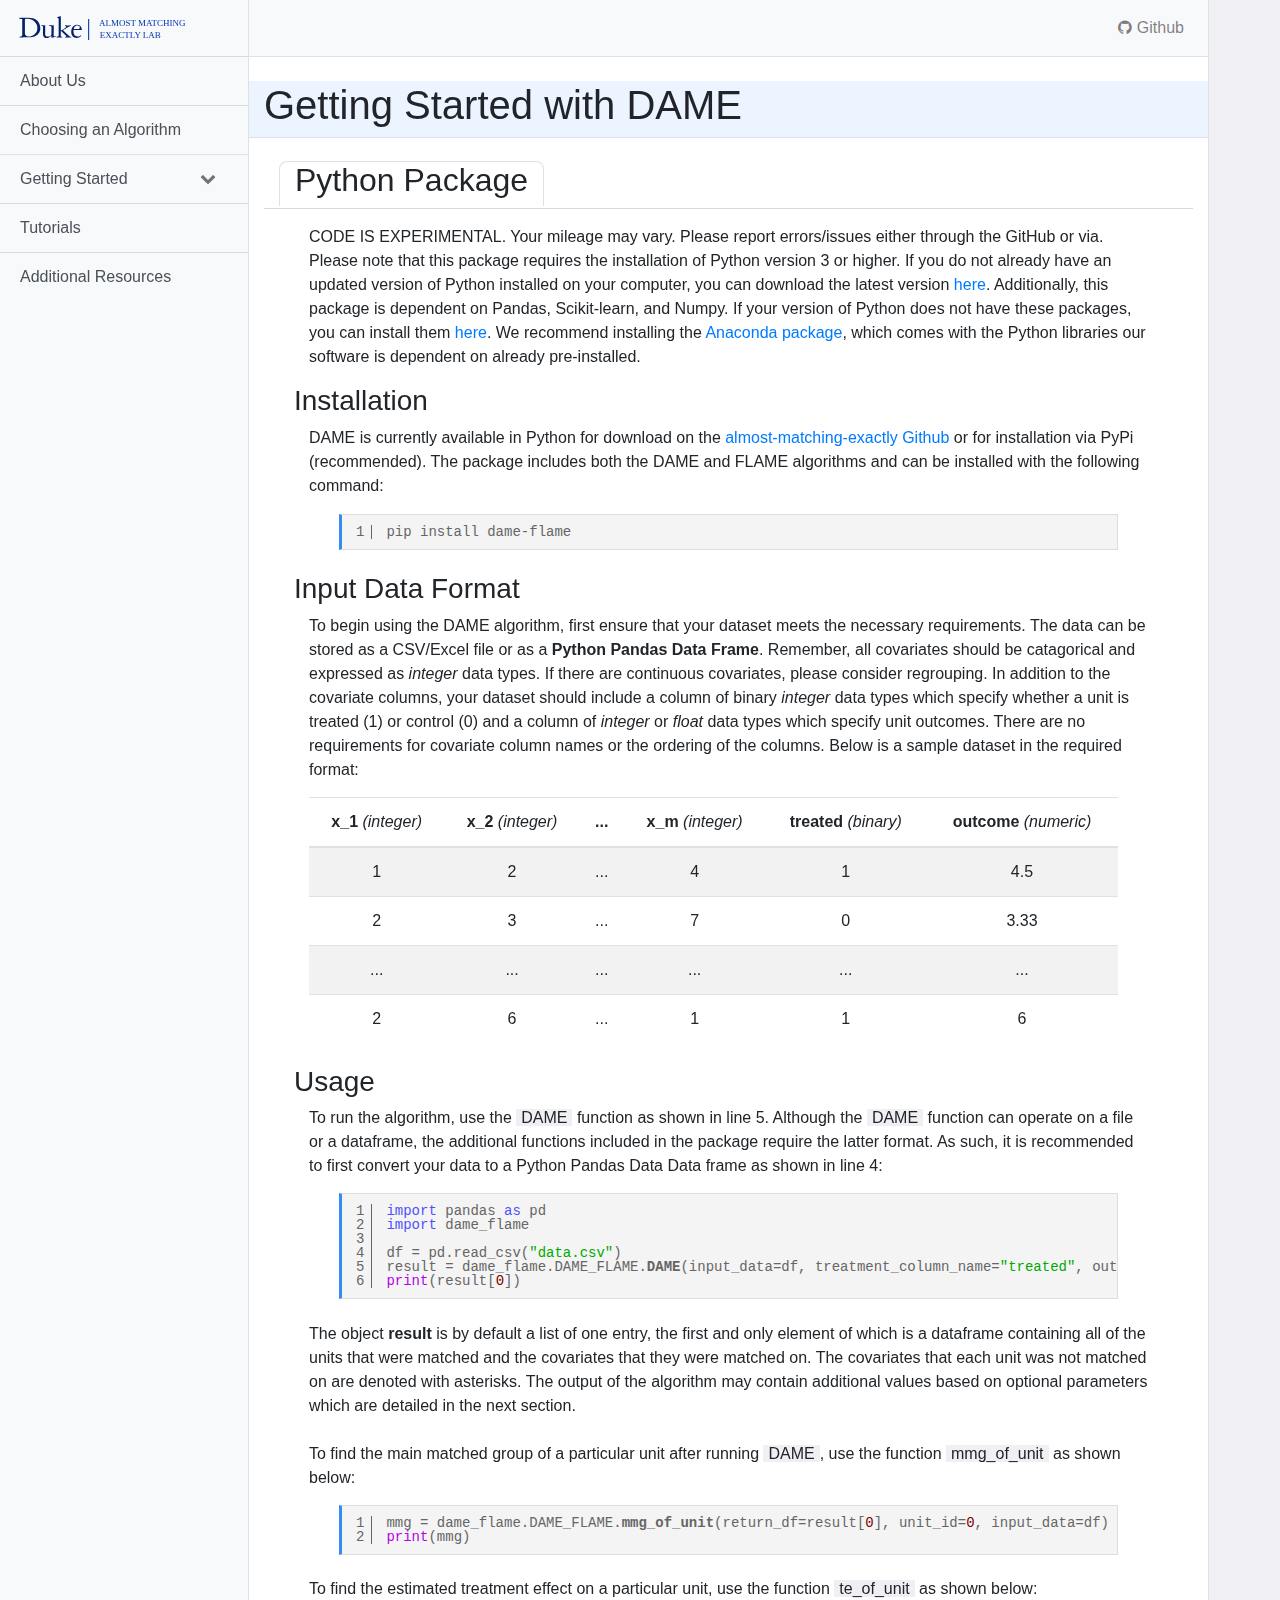
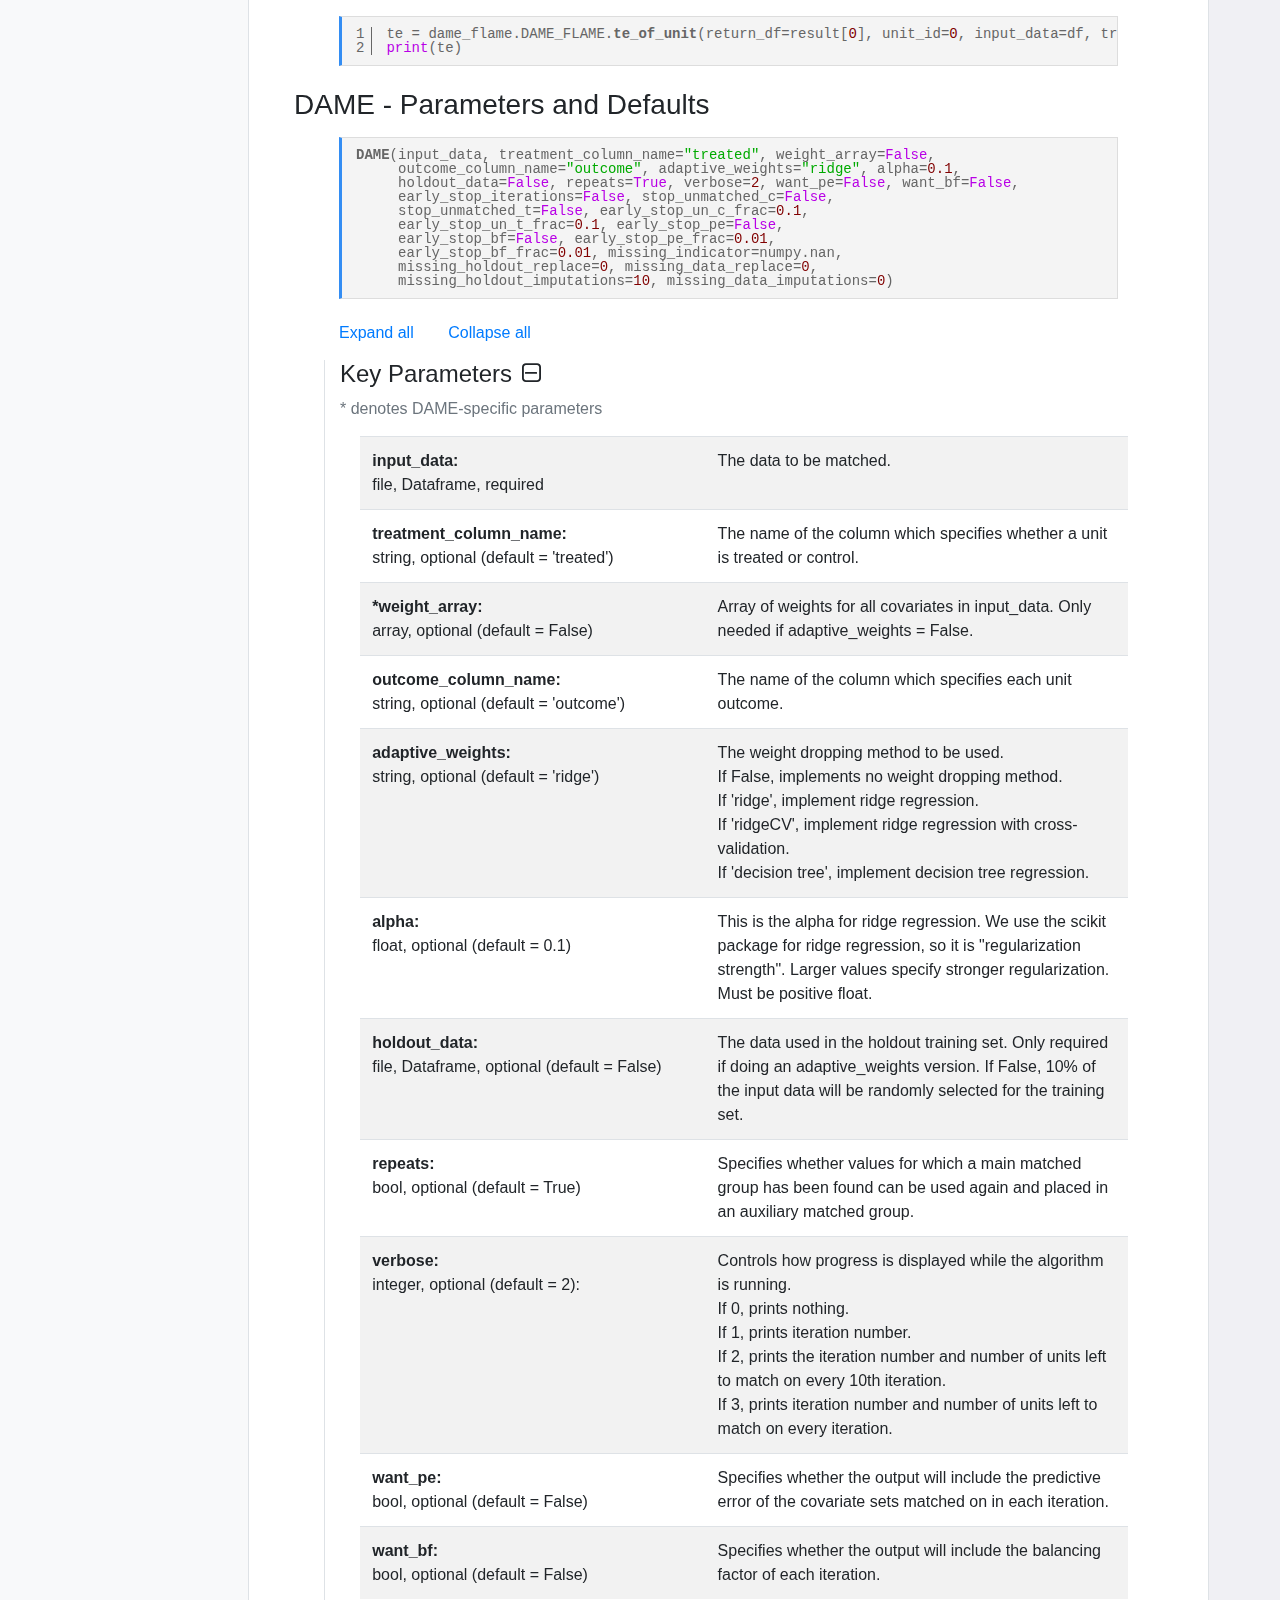
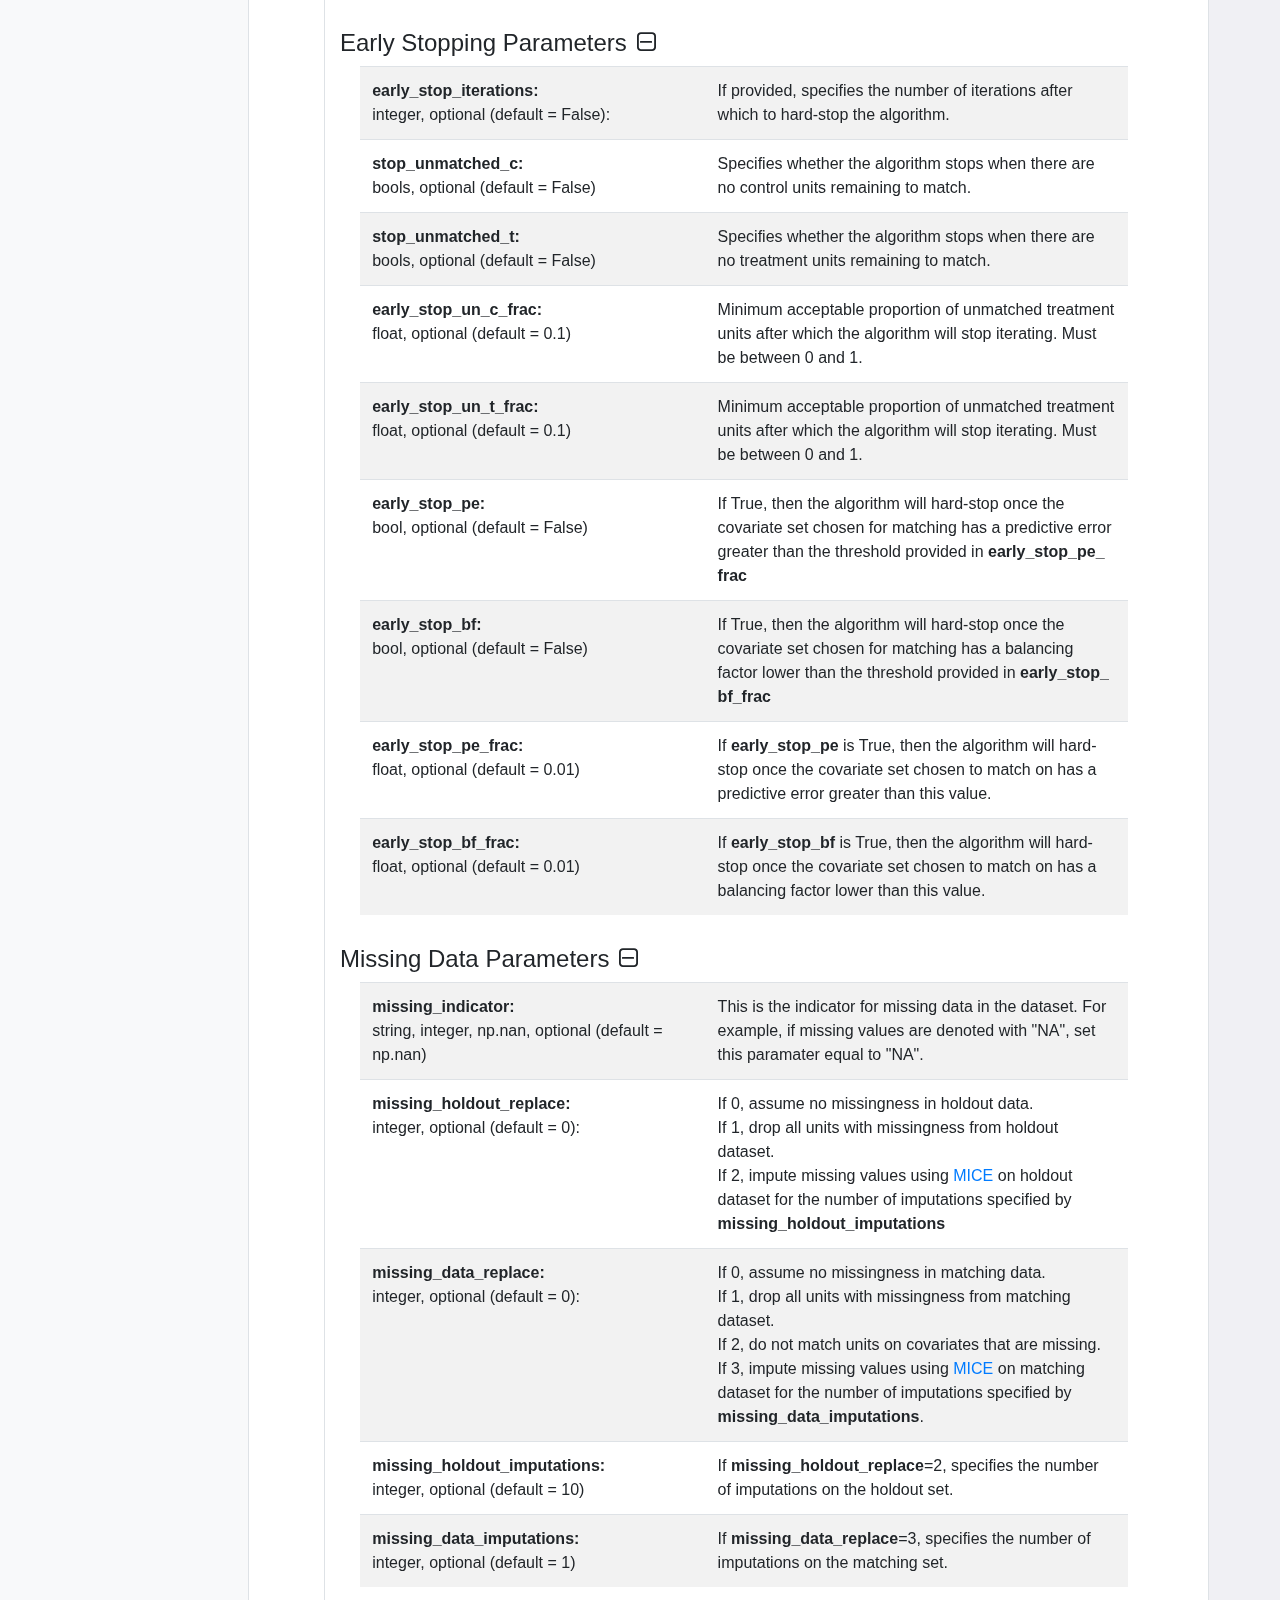
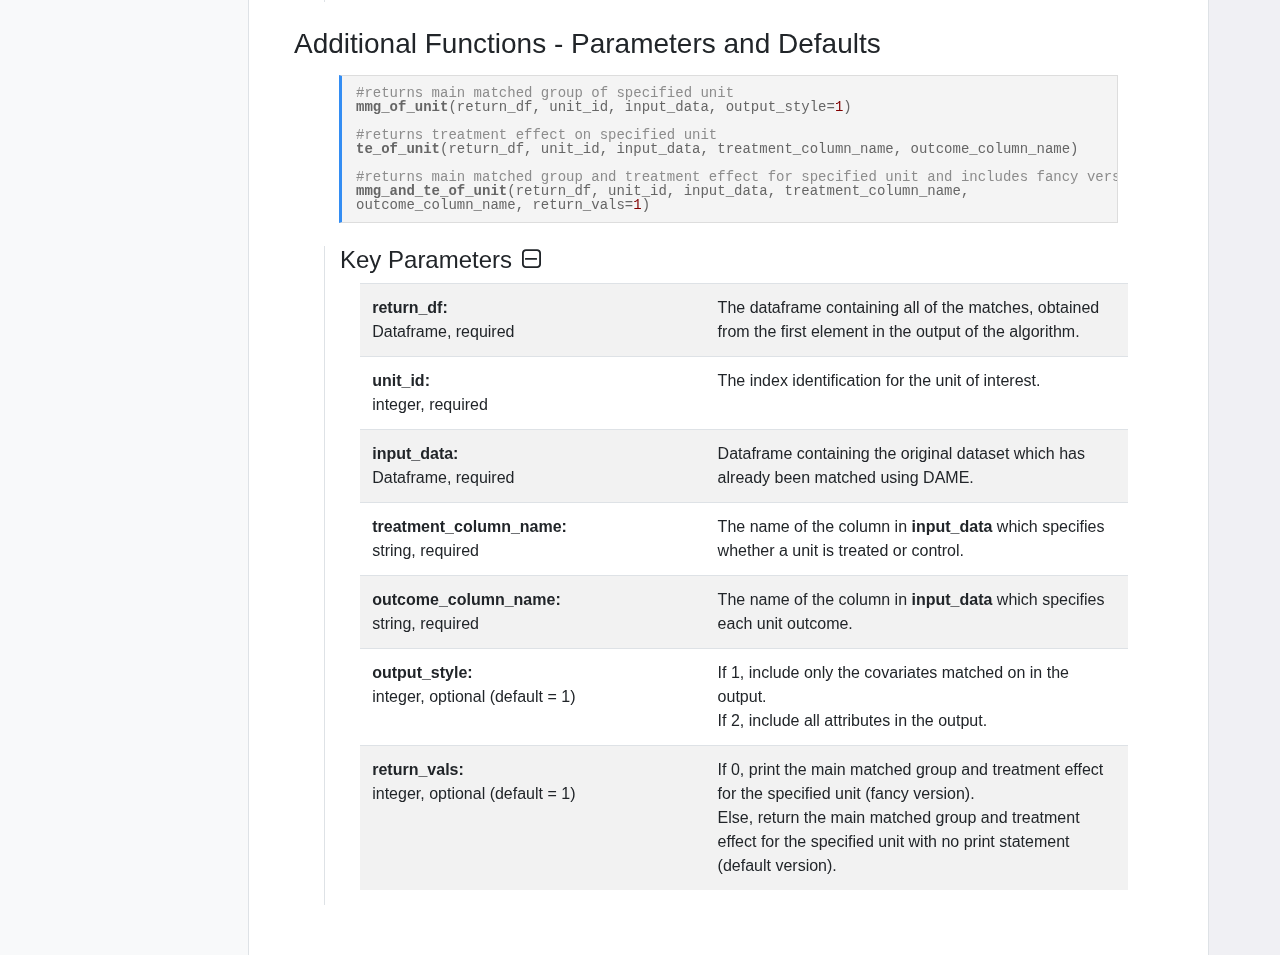
<file: dame.html>
<!DOCTYPE html>
<html lang="en">

<head>

  <meta charset="utf-8">
  <meta name="viewport" content="width=device-width, initial-scale=1, shrink-to-fit=no">
  <meta name="description" content="">
  <meta name="author" content="">

  <title>DAME Algorithm: AME Lab</title>

  <!-- Bootstrap core CSS -->
  <link href="vendor/bootstrap/css/bootstrap.min.css" rel="stylesheet">

  <!-- Custom styles for this template -->
  <link href="simple-sidebar.css" rel="stylesheet">
  <!--Additional custom styling -->
  <link href="additional.css" rel="stylesheet">
  <link href="https://maxcdn.bootstrapcdn.com/font-awesome/4.7.0/css/font-awesome.min.css" rel="stylesheet"/>

</head>

<body>

  <div class="d-flex" id="wrapper">

<!-- Sidebar -->
    <div class="bg-light border-right" id="sidebar-wrapper"><div id="sidebar-content">
	  <a href="index.html"><div class="sidebar-heading sidebar-heading-logo"><img class = "logo-alt2" src = "logos/logo_alt2.svg" alt = "duke logo"></div></a>
      <div class="list-group list-group-flush">
		<a href="about-us.html" class="list-group-item list-group-item-action bg-light">About Us</a>
        <a href="choosing-an-algorithm.html" class="list-group-item list-group-item-action bg-light">Choosing an Algorithm</a>
		<a id="flip" class="dropdown-btn list-group-item list-group-item-action bg-light" style="color:#495057">Getting Started<i class="fa fa-chevron-down" style="font-size:16px"></i></a>
        <div id="flipped" class="dropdown-container">
          <a href="dame.html" class="list-group-item list-group-item-action bg-light">DAME</a>
          <a href="flame.html" class="list-group-item list-group-item-action bg-light">FLAME</a>
          <a href="malts.html" class="list-group-item list-group-item-action bg-light">MALTS</a>
		  <a href="ahb.html" class="list-group-item list-group-item-action bg-light">AHB</a>
        </div>
        <a href="tutorials.html" class="list-group-item list-group-item-action bg-light">Tutorials</a>
        <a href="additional-resources.html" class="list-group-item list-group-item-action bg-light">Additional Resources</a>
      </div>
    </div></div>
    <!-- /#sidebar-wrapper -->

    <!-- Page Content -->
    <div id="page-content-wrapper">

      <nav class="navbar navbar-expand-lg navbar-light bg-light border-bottom">
        <button class="navbar-toggler" id="menu-toggle" onclick="changeMenuText()"><span id="menuText"><span class="navbar-toggler-icon"></span></button>
        <ul class="navbar-nav ml-auto mt-lg-0">
          <a class="nav-link" href="https://github.com/almost-matching-exactly" target="_blank"><i class="fa fa-github"></i> Github</a>
        </ul>
      </nav>

      <div class="container-fluid" style="padding-bottom: 50px">
        <div class="banner"><h1 class="title mt-4">Getting Started with DAME</h1></div> 
          <div class="container">
		    <h2 style="padding-bottom:0px !important" class="languageHeader">
		    <a id="pTab" class="languageTab languageActive">Python Package</a></h2><hr class="languageHr">
			  <div class="container">
				  <div class="container">
					CODE IS EXPERIMENTAL. Your mileage may vary. Please report errors/issues either through the GitHub or via.
					  
					Please note that this package requires the installation of Python version 3 or higher. 					
					If you do not already have an updated version of Python installed on your computer, you can download the latest version <a href="https://www.python.org/downloads/" target="_blank">here</a>.
					Additionally, this package is dependent on Pandas, Scikit-learn, and Numpy. If your version of Python does not have these packages, you can install them <a href="https://packaging.python.org/tutorials/installing-packages/" target="_blank">here</a>.
					We recommend installing the <a href="https://www.anaconda.com/products/individual" target="_blank">Anaconda package</a>, which comes with the Python libraries our software is dependent on already pre-installed.</div>
			    <h3 style="padding-top: 15px">Installation</h3>
				  <div class="container">
					<p>DAME is currently available in Python for download on the <a href="https://github.com/almost-matching-exactly" target="_blank">almost-matching-exactly Github</a> or for installation via PyPi (recommended). The package includes both the DAME and FLAME algorithms and can be installed with the following command:<p>
					<div class="code"><pre style="white-space:nowrap"><span id="codesample1">pip install dame-flame</span></pre><button class="codeButton" onclick="codeCopy('codesample1');showToast();borderFix()"><i class="fa fa-clipboard" style="font-size:16px"></i></button></div>
					<div id="toast">Copied to clipboard!</div>
				  </div>
				<h3>Input Data Format</h3>
				  <div class="container">
				    To begin using the DAME algorithm, first ensure that your dataset meets the necessary requirements. 
					The data can be stored as a CSV/Excel file or as a <b>Python Pandas Data Frame</b>. 
					Remember, all covariates should be catagorical and expressed as <i>integer</i> data types. If there are continuous covariates, please consider regrouping. In addition to the covariate columns,
					your dataset should include a column of binary <i>integer</i> data types which specify whether a unit is treated (1) or control (0) 
					and a column of <i>integer</i> or <i>float</i> data types which specify unit outcomes. There are no requirements for covariate column names or the ordering of the columns. 
					Below is a sample dataset in the required format:
					<div class="input-data-container"> 
					  <div class="row" style="width:100%;margin-right:-15px">
						<div class="col">
						  <table class="table table-striped" style="margin-bottom:15px;margin-top:15px;">
							<thead>
							  <tr style="text-align:center">
								<th>x_1 <span style="font-weight:normal;font-style:italic">(integer)</span></th>
								<th>x_2 <span style="font-weight:normal;font-style:italic">(integer)</span></th>
								<th>...</th>
								<th>x_m <span style="font-weight:normal;font-style:italic">(integer)</span></th>
								<th>treated <span style="font-weight:normal;font-style:italic">(binary)</span></th>
								<th>outcome <span style="font-weight:normal;font-style:italic">(numeric)</span></th>
							  </tr>
							</thead>
							<tbody>
							  <tr style="text-align:center">
								<td>1</td>
								<td>2</td>
								<td>...</td>
								<td>4</td>
								<td>1</td>
								<td>4.5</td>
							  </tr>
							  <tr style="text-align:center">
								<td>2</td>
								<td>3</td>
								<td>...</td>
								<td>7</td>
								<td>0</td>
								<td>3.33</td>
							  </tr>
							  <tr style="text-align:center">
								<td>...</td>
								<td>...</td>
								<td>...</td>
								<td>...</td>
								<td>...</td>
								<td>...</td>
							  </tr>
							  <tr style="text-align:center">
								<td>2</td>
								<td>6</td>
								<td>...</td>
								<td>1</td>
								<td>1</td>
								<td>6</td>
							  </tr>
							</tbody>
						  </table>
						</div>
					  </div>
					</div>					
				  </div>
				<h3>Usage</h3>
				  <div class="container">
				    To run the algorithm, use the <span class="function">DAME</span> function as shown in line 5. Although the <span class="function">DAME</span> function can
					operate on a file or a dataframe, the additional functions included in the package require the latter format. As such, it is recommended to
					first convert your data to a Python Pandas Data Data frame as shown in line 4:
<span id="codesample2" style="display:none">import pandas as pd
import dame_flame

df = pd.read_csv("data.csv")
result = dame_flame.DAME_FLAME.DAME(input_data=df, treatment_column_name="treated", outcome_column_name="outcome")
print(result[0])</span>
<div class="code" style="margin-top:15px"><pre><span class="import">import</span> pandas <span class="import">as</span> pd
<span class="import">import</span> dame_flame

df = pd.read_csv(<span class="string">&quot;data.csv&quot;</span>)
result = dame_flame.DAME_FLAME.<b>DAME</b>(input_data=df, treatment_column_name=<span class="string">&quot;treated&quot;</span>, outcome_column_name=<span class="string">&quot;outcome&quot;</span>)
<span class="print">print</span>(result[<span class="number">0</span>])</pre>
					<button class="codeButton" onclick="codeCopy('codesample2');showToast();borderFix()"><i class="fa fa-clipboard"></i></button></div>
					The object <span style="font-weight:600">result</span> is by default a list of one entry, the first and only element of which is a dataframe containing all of the units that were matched and the covariates that they were matched on. 
					The covariates that each unit was not matched on are denoted with asterisks. The output of the algorithm may contain additional values based on optional parameters which are detailed in the next section.
					<br><br>
					To find the main matched group of a particular unit after running <span class="function">DAME</span>, use the function <span class="function">mmg_of_unit</span> as shown below:
<span id="codesample3" style="display:none">mmg = dame_flame.DAME_FLAME.mmg_of_unit(return_df=result[0], unit_id=0, input_data=df)
print(mmg)</span>
<div class="code" style="margin-top:15px"><pre>mmg = dame_flame.DAME_FLAME.<b>mmg_of_unit</b>(return_df=result[<span class="number">0</span>], unit_id=<span class="number">0</span>, input_data=df)
<span class="print">print</span>(mmg)</pre>
					<button class="codeButton" onclick="codeCopy('codesample3');showToast();borderFix()"><i class="fa fa-clipboard"></i></button></div>
					To find the estimated treatment effect on a particular unit, use the function <span class="function">te_of_unit</span> as shown below:
<span id="codesample4" style="display:none">te = dame_flame.DAME_FLAME.te_of_unit(return_df=result[0], unit_id=0, input_data=df, treatment_column_name="treated", outcome_column_name="outcome")
print(te)</span>
<div class="code" style="margin-top:15px"><pre>te = dame_flame.DAME_FLAME.<b>te_of_unit</b>(return_df=result[<span class="number">0</span>], unit_id=<span class="number">0</span>, input_data=df, treatment_column_name=<span class="string">&quot;treated&quot;</span>, outcome_column_name=<span class="string">&quot;outcome&quot;</span>)
<span class="print">print</span>(te)</pre>
					<button class="codeButton" onclick="codeCopy('codesample4');showToast();borderFix()"><i class="fa fa-clipboard"></i></button></div>
				  </div>
				<h3>DAME - Parameters and Defaults</h3>
				  <div class="container">
<div class="pre-nonumbers" style="margin-top:15px"><b>DAME</b>(input_data, treatment_column_name=<span class="string">&quot;treated&quot;</span>, weight_array=<span class="print">False</span>,
     outcome_column_name=<span class="string">&quot;outcome&quot;</span>, adaptive_weights=<span class="string">&quot;ridge&quot;</span>, alpha=<span class="number">0.1</span>, 
     holdout_data=<span class="print">False</span>, repeats=<span class="print">True</span>, verbose=<span class="number">2</span>, want_pe=<span class="print">False</span>, want_bf=<span class="print">False</span>, 
     early_stop_iterations=<span class="print">False</span>, stop_unmatched_c=<span class="print">False</span>, 
     stop_unmatched_t=<span class="print">False</span>, early_stop_un_c_frac=<span class="number">0.1</span>, 
     early_stop_un_t_frac=<span class="number">0.1</span>, early_stop_pe=<span class="print">False</span>, 
     early_stop_bf=<span class="print">False</span>, early_stop_pe_frac=<span class="number">0.01</span>, 
     early_stop_bf_frac=<span class="number">0.01</span>, missing_indicator=numpy.nan, 
     missing_holdout_replace=<span class="number">0</span>, missing_data_replace=<span class="number">0</span>, 
     missing_holdout_imputations=<span class="number">10</span>, missing_data_imputations=<span class="number">0</span>)</div>
					<a onclick="expandAll(['dameKey','dameEarly','dameMissing','dameAdditional']);minusAll(['plusKey','plusEarly','plusMissing','plusAdditional'])" class="expand-all">Expand all</a>
					<a onclick="collapseAll(['dameKey','dameEarly','dameMissing','dameAdditional']);plusAll(['plusKey','plusEarly','plusMissing','plusAdditional'])" 
					class="expand-all">Collapse all</a>
					<div class="parameter-container">
						<h4 style="margin-top: 15px">Key Parameters<i id="plusKey" onclick="expand('dameKey');minus(this.id)" class="fa fa-minus-square-o"></i></h4>
						<div id="dameKey">
						<span style="color:#6c757d">* denotes DAME-specific parameters</span>
						<div class="row">
							<div class="col">
							<table class="table table-striped" style="margin-top:15px;margin-bottom:15px;width:95%;margin-left:auto;margin-right:auto">
								<tbody>
								<tr>
									<td class="pwidth"><b>input_<wbr>data:</b><br>file, Dataframe, required</td>
									<td>The data to be matched.</td>
								</tr><tr>
									<td><b>treatment_<wbr>column_<wbr>name:</b><br>string, optional (default = 'treated')</td>
									<td>The name of the column which specifies whether a unit is treated or control.</td>
								</tr><tr>
									<td><b>*weight_<wbr>array:</b><br>array, optional (default = False)</td>
									<td>Array of weights for all covariates in input_data. Only needed if adaptive_weights = False.</td>
								</tr><tr>
									<td><b>outcome_<wbr>column_<wbr>name:</b><br>string, optional (default = 'outcome')</td>
									<td>The name of the column which specifies each unit outcome.</td>
								</tr><tr>
									<td><b>adaptive_<wbr>weights:</b><br>string, optional (default = 'ridge')</b></td>
									<td>The weight dropping method to be used.<br>If False, implements no weight dropping method.
									<br>If 'ridge', implement ridge regression.<br>If 'ridgeCV', implement ridge regression with cross-validation.
									<br>If 'decision tree', implement decision tree regression.</td>
								</tr><tr>
									<td><b>alpha:</b><br>float, optional (default = 0.1)</td>
									<td>This is the alpha for ridge regression. We use the scikit package for ridge regression, so it is "regularization 
									strength". Larger values specify stronger regularization. Must be positive float.</td>
								</tr><tr>
									<td><b>holdout_<wbr>data:</b><br>file, Dataframe, optional (default = False)</td>
									<td>The data used in the holdout training set. Only required if doing an adaptive_weights version.
									If False, 10% of the input data will be randomly selected for the training set.</td>
								</tr><tr>
									<td><b>repeats:</b><br>bool, optional (default = True)</td>
									<td>Specifies whether values for which a main matched group has been found can
										be used again and placed in an auxiliary matched group.</td>
								</tr><tr>
									<td><b>verbose:</b><br>integer, optional (default = 2): </td>
									<td>Controls how progress is displayed while the algorithm is running.<br>
										If 0, prints nothing.<br>If 1, prints iteration number. <br>If 2, prints the
										iteration number and number of units left to match on every 10th 
										iteration.<br>If 3, prints iteration number and number of units left to match on every iteration.</td>
								</tr><tr>
									<td><b>want_<wbr>pe:</b><br>bool, optional (default = False) </td>
									<td>Specifies whether the output will include the 
										predictive error of the covariate sets matched on in each iteration.</td>
								</tr><tr>
									<td><b>want_<wbr>bf:</b><br>bool, optional (default = False) </td>
									<td>Specifies whether the output will include the balancing factor of each 
										iteration.</td>
								</tr>
								</tbody>
							</table>
							</div>
						</div>
						</div>
						<h4 style="margin-top:15px">Early Stopping Parameters<i id="plusEarly" onclick="expand('dameEarly');minus(this.id)" class="fa fa-minus-square-o"></i></h4>
						<div id="dameEarly">
						<div class="row">
							<div class="col">
							<table class="table table-striped" style="margin-bottom:15px;width:95%;margin-left:auto;margin-right:auto">
								<tbody>
								<tr>
									<td class="pwidth"><b>early_<wbr>stop_<wbr>iterations:</b><br>integer, optional (default = False): </td>
									<td>If provided, specifies the number of iterations after which to hard-stop the algorithm.</td>
								</tr><tr>
									<td><b>stop_<wbr>unmatched_<wbr>c:</b><br>bools, optional (default = False)</td>
									<td>Specifies whether the algorithm stops when there are no control units remaining to match.</td>
								</tr><tr>
									<td><b>stop_<wbr>unmatched_<wbr>t:</b><br>bools, optional (default = False)</td>
									<td>Specifies whether the algorithm stops when there are no treatment units remaining to match.</td>
								</tr><tr>
									<td><b>early_<wbr>stop_<wbr>un_<wbr>c_<wbr>frac:</b><br>float, optional (default = 0.1)</td>
									<td>Minimum acceptable proportion of unmatched treatment units after which the algorithm will stop iterating. Must be between 0 and 1.</td>
								</tr><tr>
									<td><b>early_<wbr>stop_<wbr>un_<wbr>t_<wbr>frac:</b><br>float, optional (default = 0.1)</td>
									<td>Minimum acceptable proportion of unmatched treatment units after which the algorithm will stop iterating. Must be between 0 and 1.</td>
								</tr><tr>
									<td><b>early_<wbr>stop_<wbr>pe:</b><br>bool, optional (default = False)</td>
									<td>If True, then the algorithm will hard-stop once the covariate set chosen for matching has a predictive error greater 
									than the threshold provided in <b>early_<wbr>stop_<wbr>pe_<wbr>frac</b></td>
								</tr><tr>
									<td><b>early_<wbr>stop_<wbr>bf:</b><br>bool, optional (default = False)</td>
									<td>If True, then the algorithm will hard-stop once the covariate set chosen for matching has a balancing factor lower 
									than the threshold provided in <b>early_<wbr>stop_<wbr>bf_<wbr>frac</b></td>
								</tr><tr>
									<td><b>early_<wbr>stop_<wbr>pe_<wbr>frac:</b><br>float, optional (default = 0.01)</td>
									<td>If <b>early_<wbr>stop_<wbr>pe</b> is True, then the algorithm will hard-stop once the covariate set chosen to match on has a predictive error greater than this value.</td>
								</tr><tr>
									<td><b>early_<wbr>stop_<wbr>bf_<wbr>frac:</b><br>float, optional (default = 0.01)</td>
									<td>If <b>early_<wbr>stop_<wbr>bf</b> is True, then the algorithm will hard-stop once the covariate set chosen to match on has a balancing factor lower than this value.</td>
								</tr>
								</tbody>
							</table>
							</div>
						</div>
						</div>
						<h4 style="margin-top:15px">Missing Data Parameters<i id="plusMissing" onclick="expand('dameMissing');minus(this.id)" class="fa fa-minus-square-o"></i></h4>
						<div id="dameMissing">
						<div class="row">
							<div class="col">
							<table class="table table-striped" style="margin-bottom:15px;width:95%;margin-left:auto;margin-right:auto">
								<tbody>
								<tr>
									<td class="pwidth"><b>missing_<wbr>indicator:</b><br>string, integer, np.nan, optional (default = np.nan) </td>
									<td>This is the indicator for missing data in the dataset. 
									For example, if missing values are denoted with "NA", set this paramater equal to "NA".  </td>
								</tr><tr>
									<td><b>missing_<wbr>holdout_<wbr>replace:</b><br>integer, optional (default = 0): </td>
									<td>
										If 0, assume no missingness in holdout data.<br>
										If 1, drop all units with missingness from holdout dataset.<br>
										If 2, impute missing values using <a target="_blank" href="https://www.ncbi.nlm.nih.gov/pmc/articles/PMC3074241/">MICE</a> 
										on holdout dataset for the number of imputations specified by <b>missing_<wbr>holdout<wbr>_imputations</b></td>
								</tr><tr>
									<td><b>missing_<wbr>data_<wbr>replace:</b><br>integer, optional (default = 0): </td>
									<td>
										If 0, assume no missingness in matching data.<br>
										If 1, drop all units with missingness from matching dataset.<br>
										If 2, do not match units on covariates that are missing.<br>
										If 3, impute missing values using <a target="_blank" href="https://www.ncbi.nlm.nih.gov/pmc/articles/PMC3074241/">MICE</a> 
										on matching dataset for the number of imputations specified by <b>missing_<wbr>data_<wbr>imputations</b>.</td>
								</tr><tr>
									<td><b>missing_<wbr>holdout_<wbr>imputations:</b><br>integer, optional (default = 10) </td>
									<td>If <b>missing_<wbr>holdout_<wbr>replace</b>=2, specifies the number of imputations on the holdout set.</td>
								</tr><tr>
									<td><b>missing_<wbr>data_<wbr>imputations:</b><br>integer, optional (default = 1) </td>
									<td>If <b>missing_<wbr>data_<wbr>replace</b>=3, specifies the number of imputations on the matching set.</td>
								</tr>
								</tbody>
							</table>
							</div>
						</div>
						</div>
					</div>
			      </div>
			  <h3 style="margin-top:25px">Additional Functions - Parameters and Defaults</h3>
				  <div class="container">
<div class="pre-nonumbers" style="margin-top:15px"><span class="comment">#returns main matched group of specified unit</span>
<b>mmg_of_unit</b>(return_df, unit_id, input_data, output_style=<span class="number">1</span>)

<span class="comment">#returns treatment effect on specified unit</span>
<b>te_of_unit</b>(return_df, unit_id, input_data, treatment_column_name, outcome_column_name)

<span class="comment">#returns main matched group and treatment effect for specified unit and includes fancy version of above functions</span>
<b>mmg_and_te_of_unit</b>(return_df, unit_id, input_data, treatment_column_name, 
outcome_column_name, return_vals=<span class="number">1</span>)</div>
				    <div class="parameter-container">
					<h4>Key Parameters<i id="plusAdditional" onclick="expand('dameAdditional');minus(this.id)" class="fa fa-minus-square-o"></i></h4>
					<div id="dameAdditional"></h4>
					<div class="row">
						<div class="col">
						  <table class="table table-striped" style="margin-bottom:15px;width:95%;margin-left:auto;margin-right:auto">
							<tbody>
							  <tr>
								<td class="pwidth"><b>return_<wbr>df:</b><br>Dataframe, required</td>
								<td>The dataframe containing all of the matches, obtained from the first element in the output of the algorithm.</td>
							  </tr><tr>
								<td class="pwidth"><b>unit_<wbr>id:</b><br>integer, required</td>
								<td>The index identification for the unit of interest.</td>
							  </tr><tr>
								<td class="pwidth"><b>input_<wbr>data:</b><br>Dataframe, required</td>
								<td>Dataframe containing the original dataset which has already been matched using DAME.</td>
							  </tr><tr>
								<td class="pwidth"><b>treatment_<wbr>column_<wbr>name:</b><br>string, required</td>
								<td>The name of the column in <b>input_data</b> which specifies whether a unit is treated or control.</td>
							  </tr><tr>
								<td class="pwidth"><b>outcome_<wbr>column_<wbr>name:</b><br>string, required</td>
								<td>The name of the column in <b>input_<wbr>data</b> which specifies each unit outcome.</td>
							  </tr><tr>
								<td class="pwidth"><b>output_<wbr>style:</b><br>integer, optional (default = 1)</td>
								<td>If 1, include only the covariates matched on in the output.<br>
								If 2, include all attributes in the output.</td>
							  </tr><tr>
								<td class="pwidth"><b>return_<wbr>vals:</b><br>integer, optional (default = 1)</td>
								<td>If 0, print the main matched group and treatment effect for the specified unit (fancy version).<br>
								Else, return the main matched group and treatment effect for the specified unit with no print statement (default version).</td>
							  </tr>
							</tbody>
						  </table>
						</div>
					</div>
					</div>
					</div>
				</div>
		  </div>
      </div></div>
    </div>
    <!-- /#page-content-wrapper -->

  </div>
  <!-- /#wrapper -->

  <!-- Bootstrap core JavaScript -->
  <script src="vendor/jquery/jquery.min.js"></script>
  <script src="vendor/bootstrap/js/bootstrap.bundle.min.js"></script>

  <!-- Menu Toggle Script -->
  <script>
    $("#menu-toggle").click(function(e) {
      e.preventDefault();
      $("#wrapper").toggleClass("toggled");
    });
  </script>
  <!-- Additional Custom Script -->
  <script src="additionaljs.js"></script>
</body>

</html>
</file>
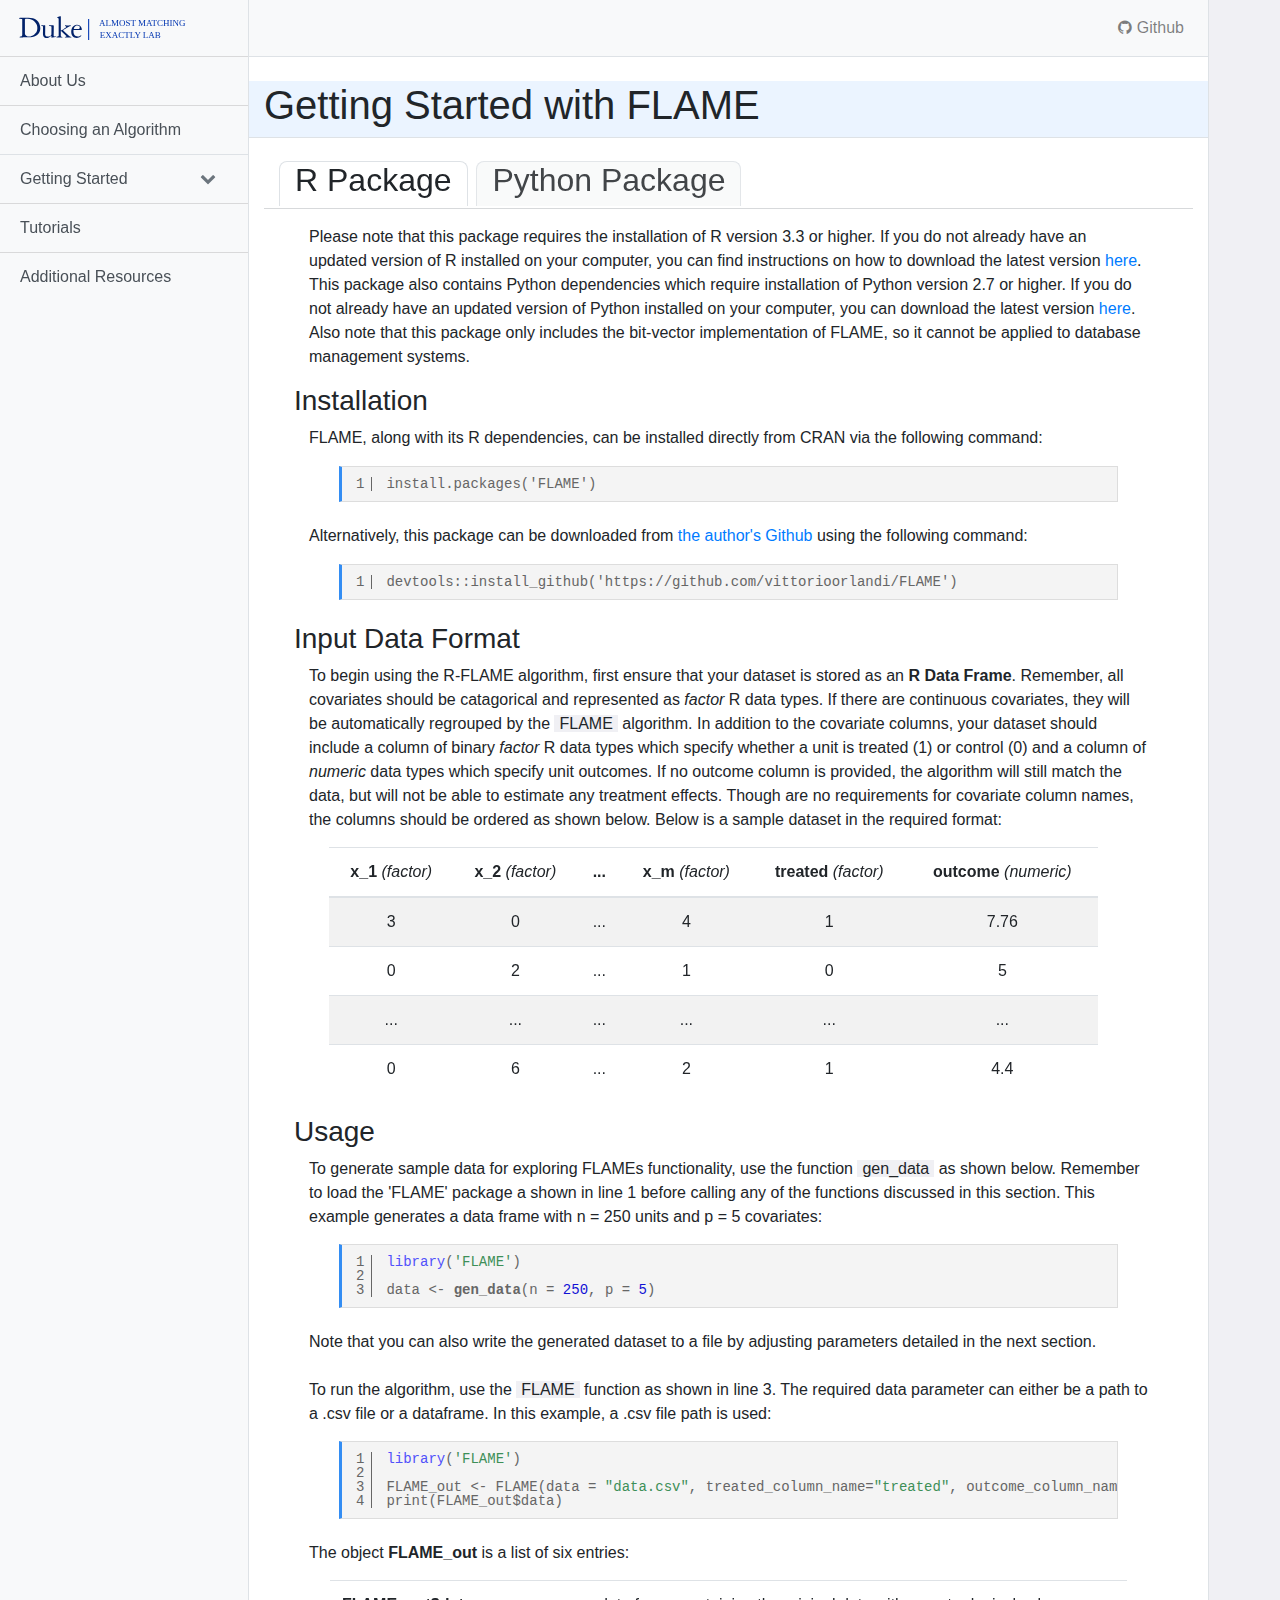
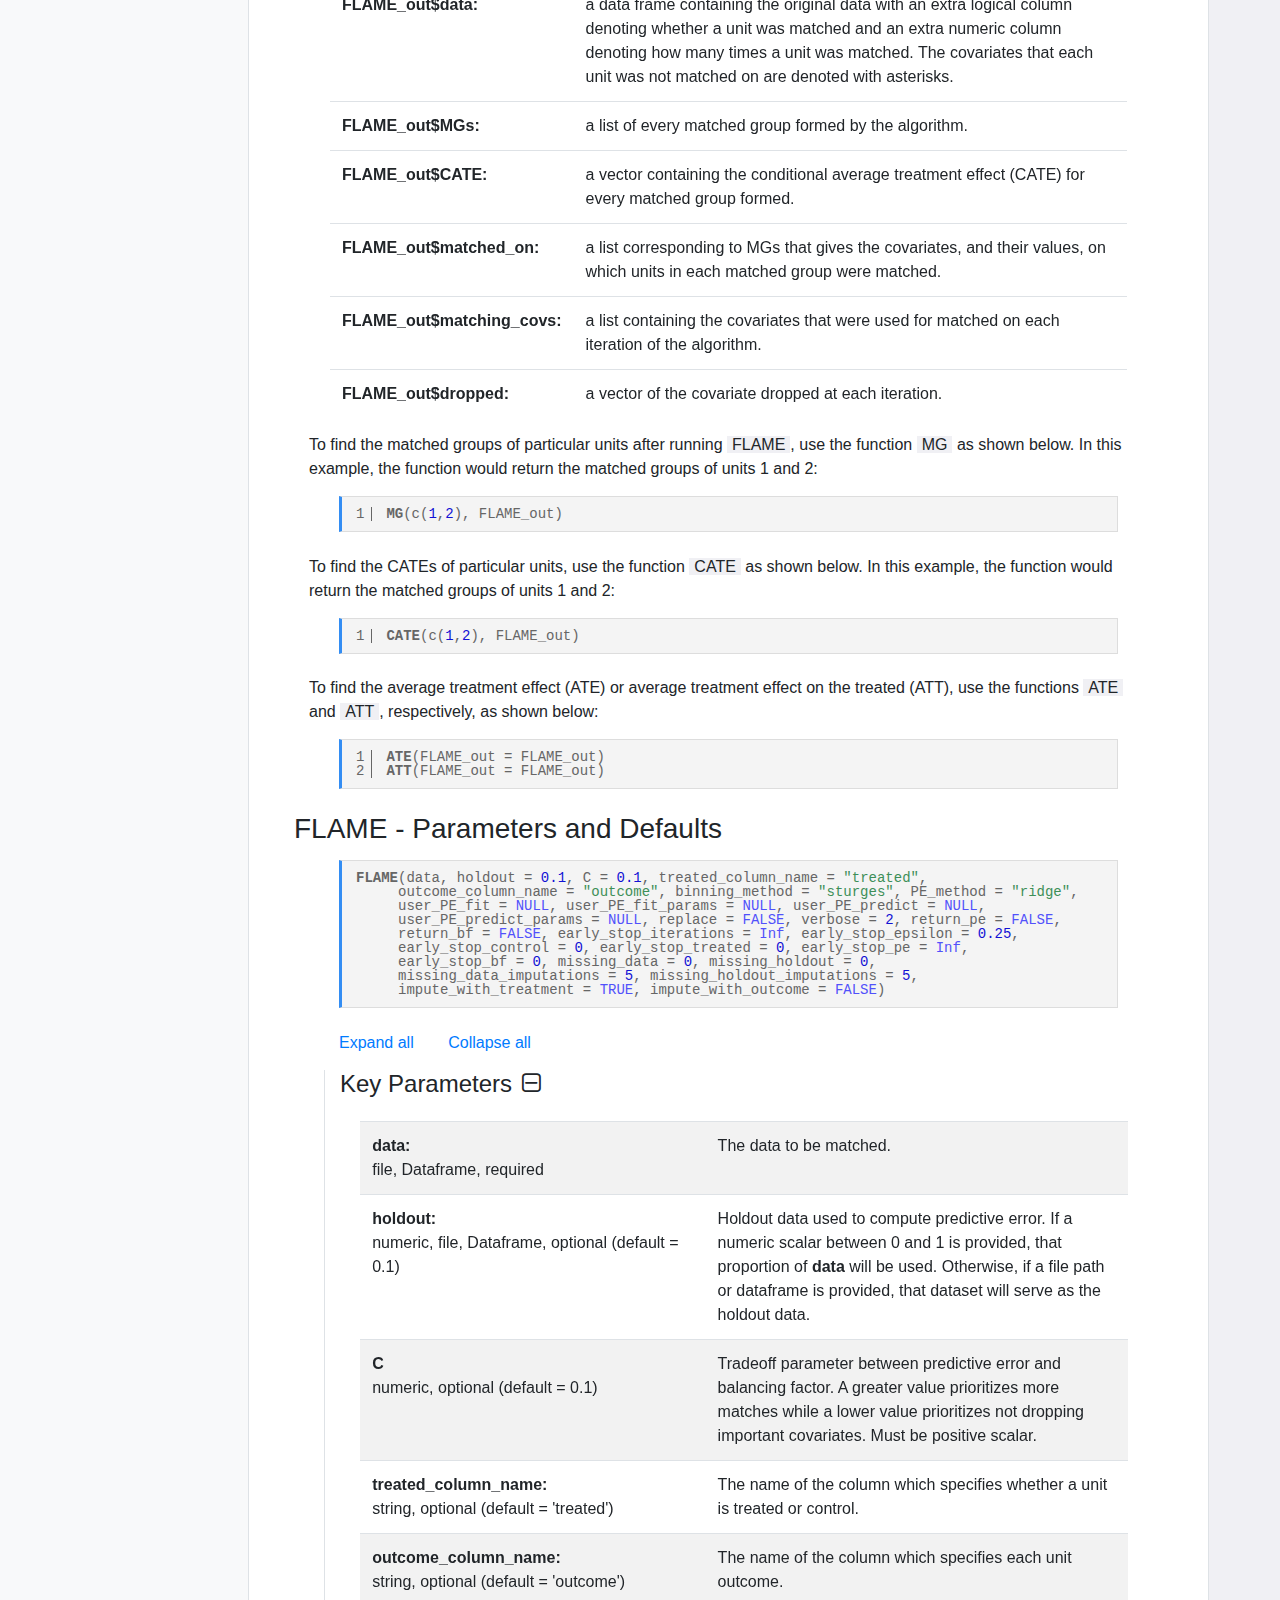
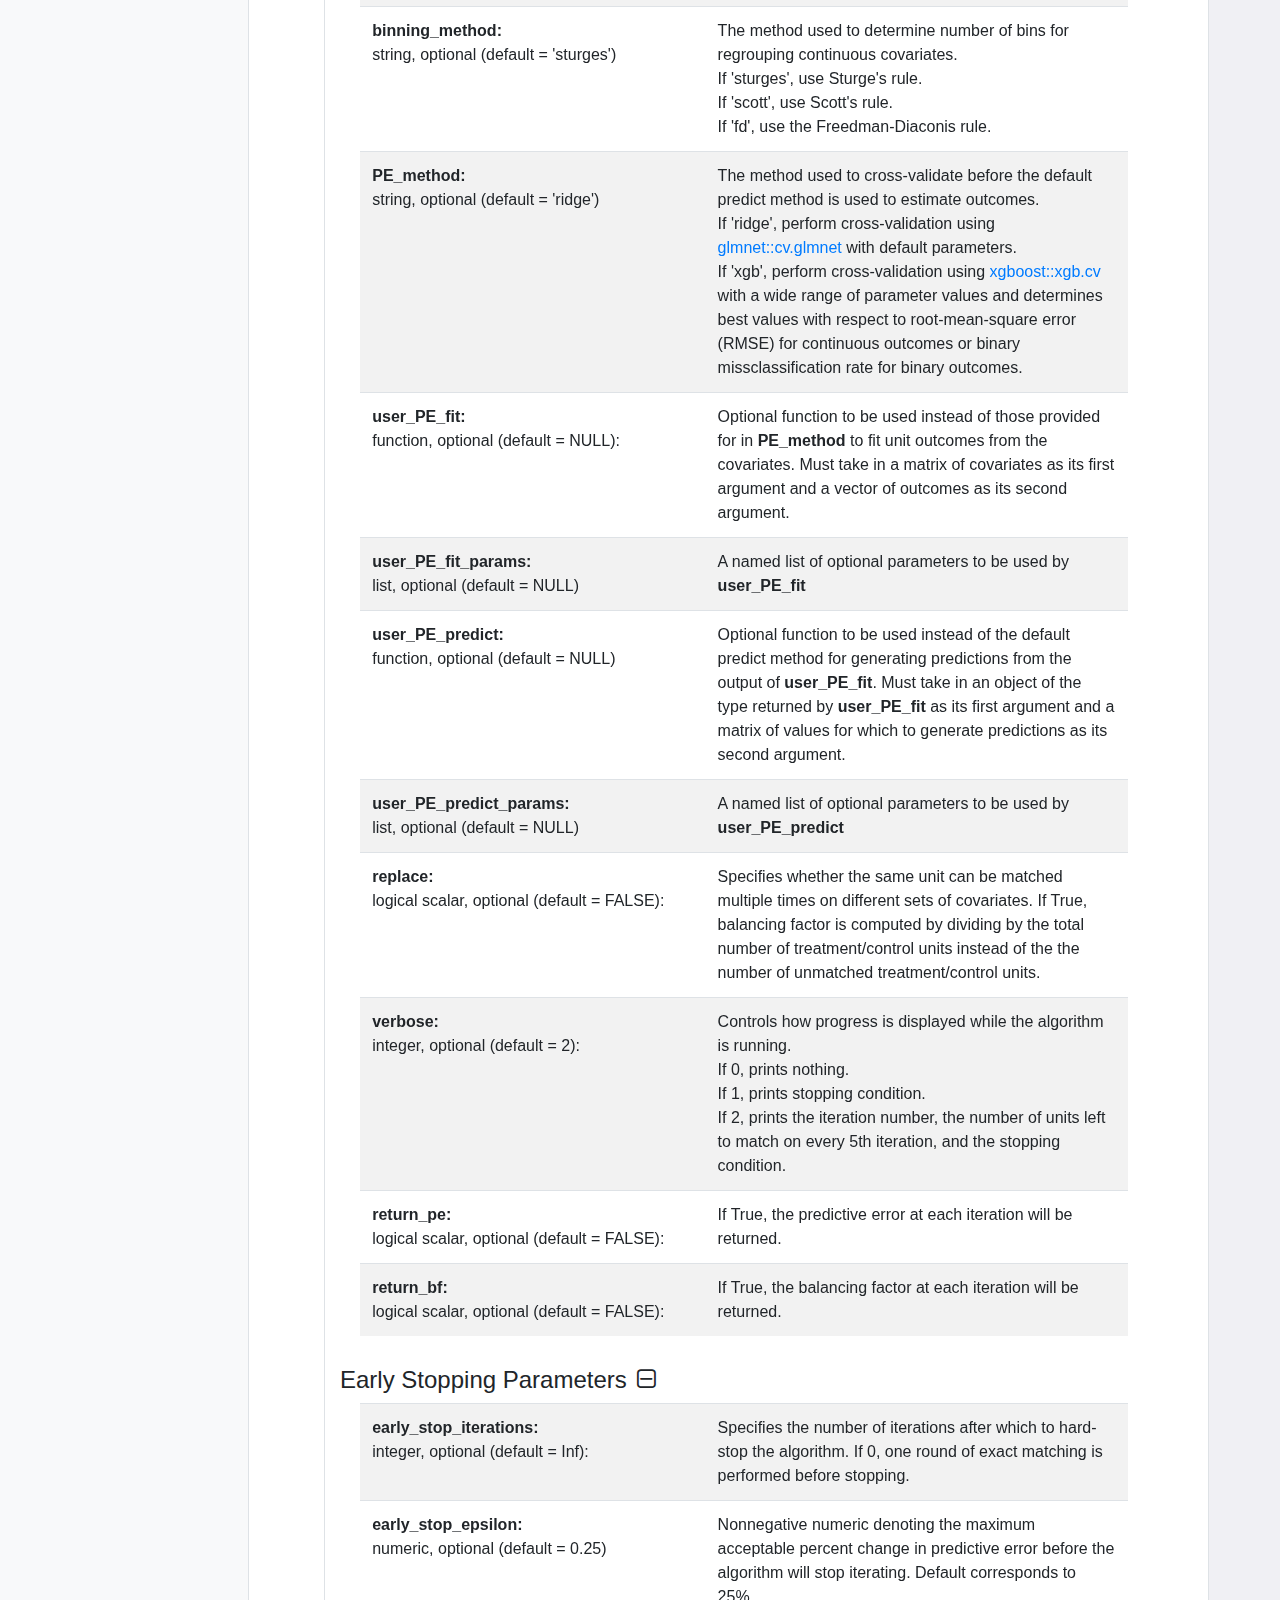
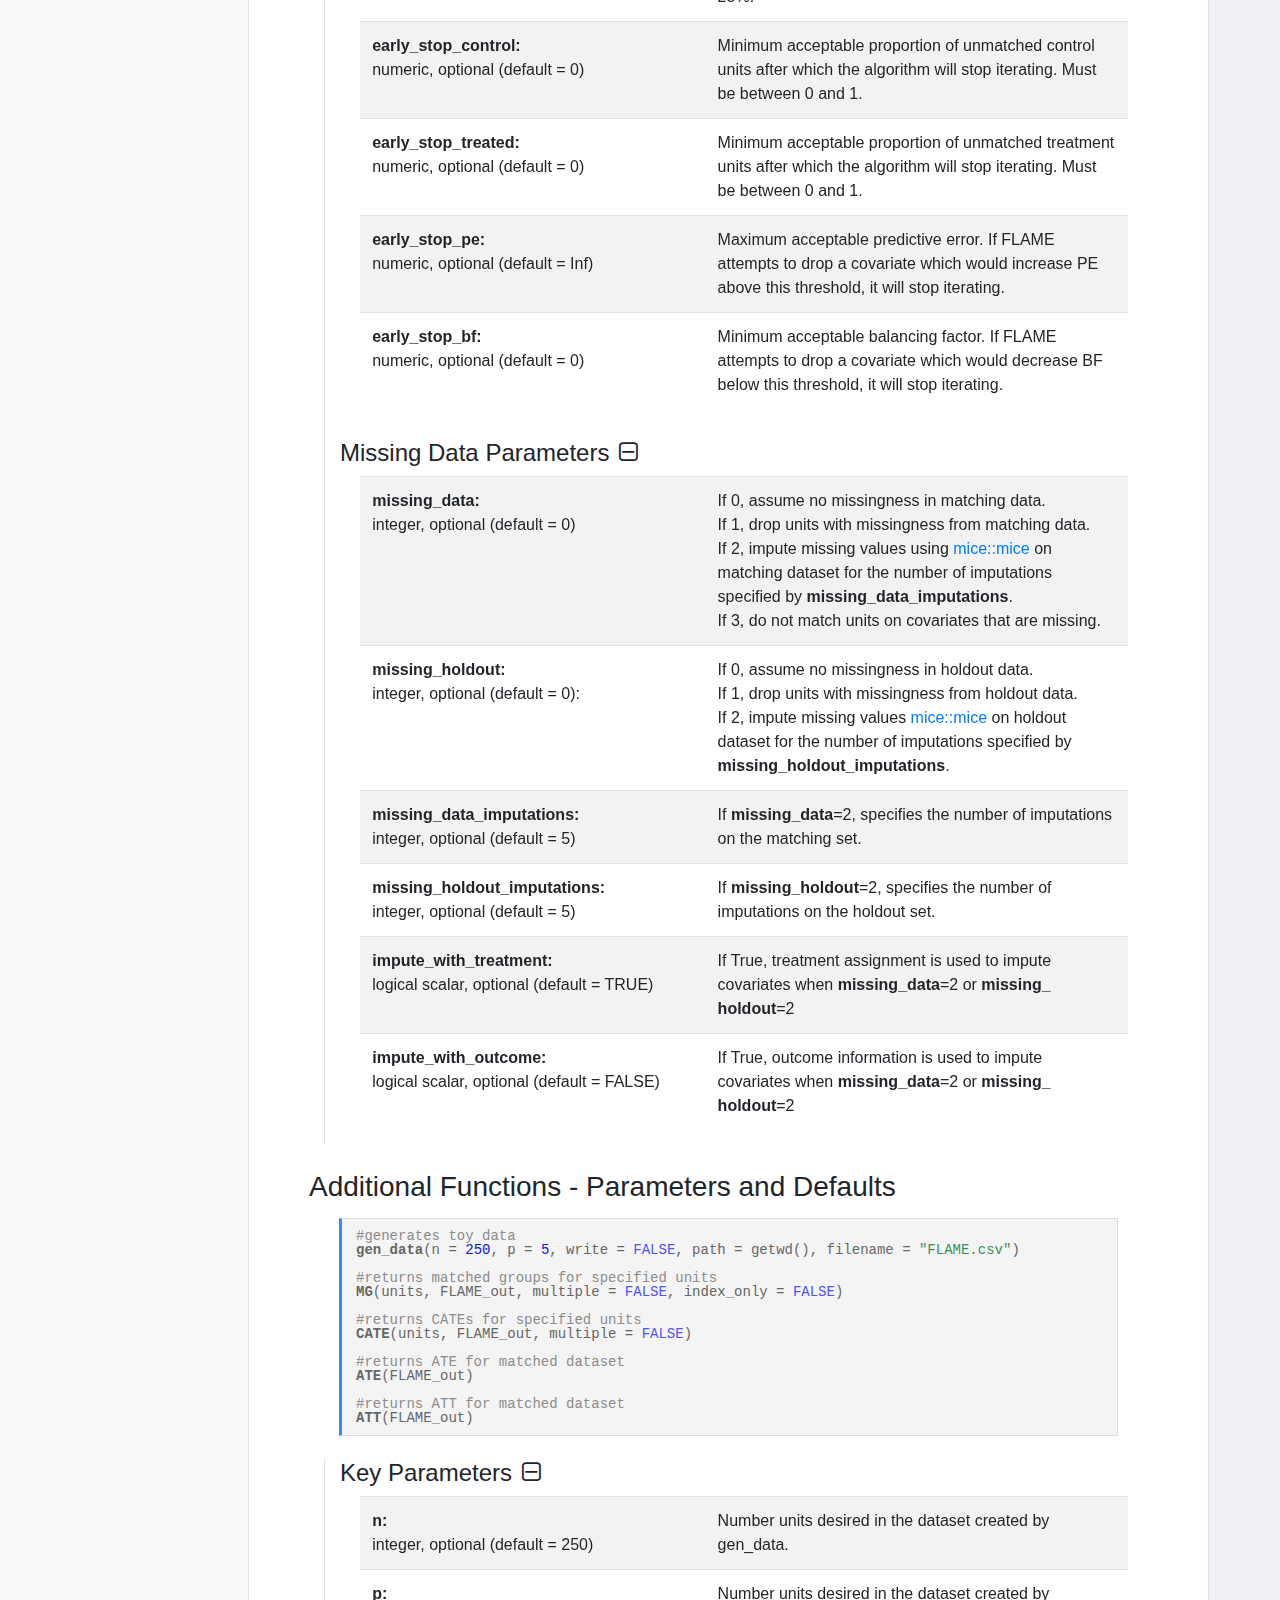
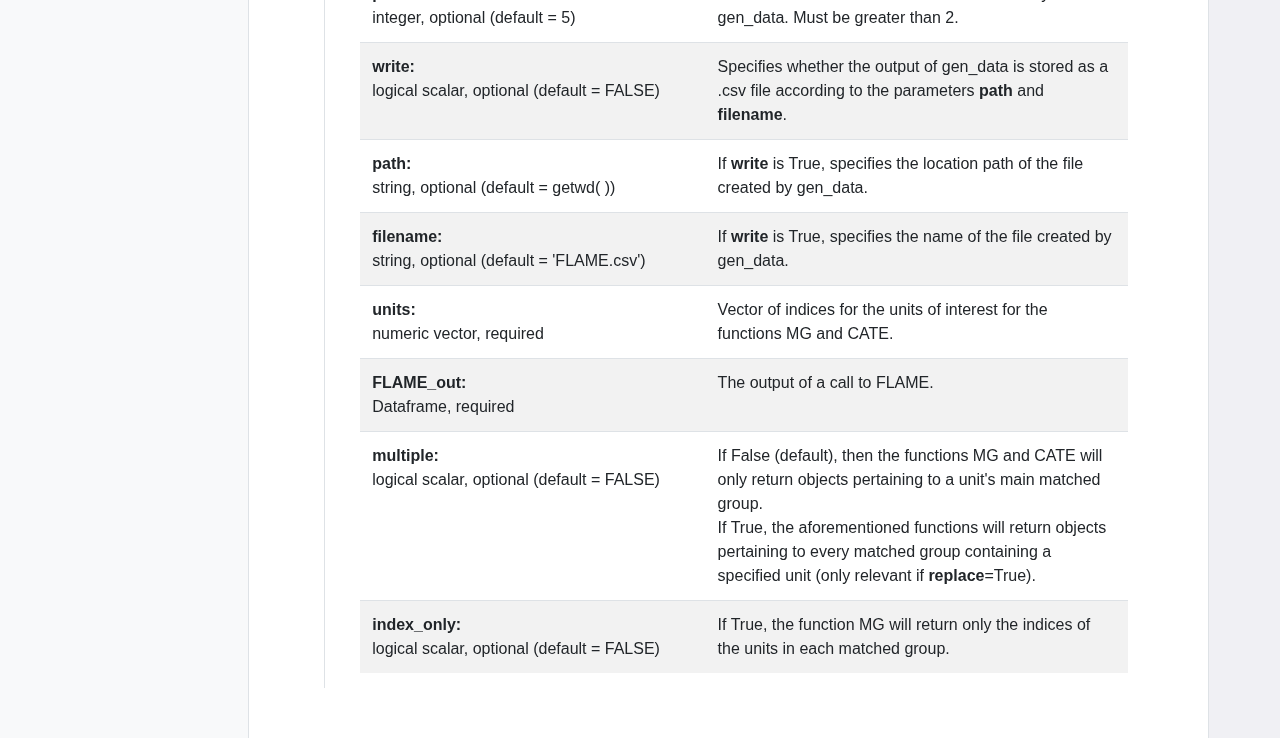
<file: flame.html>
<!DOCTYPE html>
<html lang="en">

<head>

  <meta charset="utf-8">
  <meta name="viewport" content="width=device-width, initial-scale=1, shrink-to-fit=no">
  <meta name="description" content="">
  <meta name="author" content="">

  <title>FLAME Algorithm: AME Lab</title>

  <!-- Bootstrap core CSS -->
  <link href="vendor/bootstrap/css/bootstrap.min.css" rel="stylesheet">

  <!-- Custom styles for this template -->
  <link href="simple-sidebar.css" rel="stylesheet">
  <!--Additional custom styling -->
  <link href="additional.css" rel="stylesheet">
  <link href="https://maxcdn.bootstrapcdn.com/font-awesome/4.7.0/css/font-awesome.min.css" rel="stylesheet"/>

</head>

<body>

  <div class="d-flex" id="wrapper">

<!-- Sidebar -->
    <div class="bg-light border-right" id="sidebar-wrapper"><div id="sidebar-content">
	  <a href="index.html"><div class="sidebar-heading sidebar-heading-logo"><img class = "logo-alt2" src = "logos/logo_alt2.svg" alt = "duke logo"></div></a>
      <div class="list-group list-group-flush">
		<a href="about-us.html" class="list-group-item list-group-item-action bg-light">About Us</a>
        <a href="choosing-an-algorithm.html" class="list-group-item list-group-item-action bg-light">Choosing an Algorithm</a>
		<a id="flip" class="dropdown-btn list-group-item list-group-item-action bg-light" style="color:#495057">Getting Started<i class="fa fa-chevron-down" style="font-size:16px"></i></a>
        <div id="flipped" class="dropdown-container">
          <a href="dame.html" class="list-group-item list-group-item-action bg-light">DAME</a>
          <a href="flame.html" class="list-group-item list-group-item-action bg-light">FLAME</a>
          <a href="malts.html" class="list-group-item list-group-item-action bg-light">MALTS</a>
		  <a href="ahb.html" class="list-group-item list-group-item-action bg-light">AHB</a>
        </div>
        <a href="tutorials.html" class="list-group-item list-group-item-action bg-light">Tutorials</a>
        <a href="additional-resources.html" class="list-group-item list-group-item-action bg-light">Additional Resources</a>
      </div>
    </div></div>
    <!-- /#sidebar-wrapper -->

    <!-- Page Content -->
    <div id="page-content-wrapper">

      <nav class="navbar navbar-expand-lg navbar-light bg-light border-bottom">
        <button class="navbar-toggler" id="menu-toggle" onclick="changeMenuText()"><span id="menuText"><span class="navbar-toggler-icon"></span></button>
        <ul class="navbar-nav ml-auto mt-lg-0">
          <a class="nav-link" href="https://github.com/almost-matching-exactly" target="_blank"><i class="fa fa-github"></i> Github</a>
        </ul>
      </nav>

      <div class="container-fluid" style="padding-bottom: 50px">
        <div style="margin-bottom:0px !important" class="banner"><h1 class="title mt-4">Getting Started with FLAME</h1></div>
			<div class="container">
		  	<h2 style="padding-bottom:0px !important;" class="languageHeader"><a id="rTab" class="languageTab languageActive" onclick="switchDisp('flameR','flamePython');switchTabs('rTab','pTab')">
			<span class="bigText">R Package</span><span class="smallText" style="display:none">R ...</span></a>
		    <a id="pTab" class="languageTab" onclick="switchDisp('flamePython','flameR');switchTabs('pTab','rTab')">
			<span class="bigText">Python Package</span><span class="smallText" style="display:none">Python ...</span></a></h2><hr class="languageHr">
			  <div id="flameR" class="container">
				<div class="container">
					Please note that this package requires the installation of R version 3.3 or higher. 
					If you do not already have an updated version of R installed on your computer, you can find instructions on how to download the latest version <a href="https://www.r-project.org/" target="_blank">here</a>.
					This package also contains Python dependencies which require installation of Python version 2.7 or higher. 
					If you do not already have an updated version of Python installed on your computer, you can download the latest version <a href="https://www.python.org/downloads/" target="_blank">here</a>.
					Also note that this package only includes the bit-vector implementation of FLAME, so it cannot be applied to database management systems.
					<!-- Additionally, for implementation with database systems, this package provides two approaches: SQLite and PostgreSQL. If your computer does not have PostgreSQL already installed, -->
					<!-- you can download it <a target="_blank" href="https://www.postgresql.org/download/">here</a>.  -->
					<!-- For connecting to a PostgreSQL server, please refer to this <a target="_blank" href="https://www.postgresqltutorial.com/connect-to-postgresql-database/">tutorial</a>. -->
				</div>
			    <h3 style="padding-top: 15px">Installation</h3>
				  <div class="container">
					<p>FLAME, along with its R dependencies, can be installed directly from CRAN via the following command:</p>
					<div class="code"><pre style="white-space:nowrap"><span id="codesampleR1">install.packages('FLAME')</span></pre>
					<button class="codeButton" onclick="codeCopy('codesampleR1');showToast();borderFix()"><i class="fa fa-clipboard" style="font-size:16px"></i></button></div>
					<div id="toast">Copied to clipboard!</div>
					<p>Alternatively, this package can be downloaded from <a target="_blank" href="https://github.com/vittorioorlandi/FLAME">the author's Github</a> using the following command:</p>
					<div class="code"><pre style="white-space:nowrap"><span id="codesampleR2">devtools::install_github('https://github.com/vittorioorlandi/FLAME')</span></pre><button class="codeButton" onclick="codeCopy('codesampleR2');showToast();borderFix()"><i class="fa fa-clipboard" style="font-size:16px"></i></button></div>
				  </div>
				<h3>Input Data Format</h3>
				  <div class="container">
				    To begin using the R-FLAME algorithm, first ensure that your dataset is stored as an <b>R Data Frame</b>. 
					Remember, all covariates should be catagorical and represented as <i>factor</i> R data types. If there are continuous covariates, they will 
					be automatically regrouped by the <span class="function">FLAME</span> algorithm. In addition to the covariate columns,
					your dataset should include a column of binary <i>factor</i> R data types which specify whether a unit is treated (1) or control (0) 
					and a column of <i>numeric</i> data types which specify unit outcomes. If no outcome column is provided,
					the algorithm will still match the data, but will not be able to estimate any treatment effects.
					Though are no requirements for covariate column names, the columns should be ordered as shown below. 
					Below is a sample dataset in the required format:
					<div class="input-data-container"> 
					  <div class="row" style="width:100%; margin-right:-15px">
						<div class="col">
						  <table class="table table-striped" style="margin-bottom:15px;margin-top:15px;width:95%;margin-left:auto;margin-right:auto">
							<thead>
							  <tr style="text-align:center">
								<th>x_1 <span style="font-weight:normal;font-style:italic">(factor)</span></th>
								<th>x_2 <span style="font-weight:normal;font-style:italic">(factor)</span></th>
								<th>...</th>
								<th>x_m <span style="font-weight:normal;font-style:italic">(factor)</span></th>
								<th>treated <span style="font-weight:normal;font-style:italic">(factor)</span></th>
								<th>outcome <span style="font-weight:normal;font-style:italic">(numeric)</span></th>
							  </tr>
							</thead>
							<tbody>
							  <tr style="text-align:center">
								<td>3</td>
								<td>0</td>
								<td>...</td>
								<td>4</td>
								<td>1</td>
								<td>7.76</td>
							  </tr>
							  <tr style="text-align:center">
								<td>0</td>
								<td>2</td>
								<td>...</td>
								<td>1</td>
								<td>0</td>
								<td>5</td>
							  </tr style="text-align:center">
							  <tr style="text-align:center">
								<td>...</td>
								<td>...</td>
								<td>...</td>
								<td>...</td>
								<td>...</td>
								<td>...</td>
							  </tr>
							  <tr style="text-align:center">
								<td>0</td>
								<td>6</td>
								<td>...</td>
								<td>2</td>
								<td>1</td>
								<td>4.4</td>
							  </tr>
							</tbody>
						  </table>
						</div>
					  </div>
				    </div>
				  </div>
				  <h3>Usage</h3>
				  <div class="container">
				    To generate sample data for exploring FLAMEs functionality, use the function <span class="function">gen_data</span> as shown below. 
					Remember to load the 'FLAME' package a shown in line 1 before calling any of the functions discussed in this section.
					This example generates a data frame with n = 250 units and p = 5 covariates:
<span id="codesampleR0" style="display:none">library('FLAME')

data <- gen_data(n = 250, p = 5)</span>
<div class="code" style="margin-top:15px"><pre><span class="import">library</span>(<span class="Rstring">'FLAME'</span>)

data <- <b>gen_data</b>(n = <span class="Rnumber">250</span>, p = <span class="Rnumber">5</span>)</pre>
					<button class="codeButton" onclick="codeCopy('codesampleR0');showToast();borderFix()"><i class="fa fa-clipboard"></i></button></div>
					Note that you can also write the generated dataset to a file by adjusting parameters detailed in the next section.
					<br><br>
					To run the algorithm, use the <span class="function">FLAME</span> function as shown in line 3. The required data parameter can either be
					a path to a .csv file or a dataframe. In this example, a .csv file path is used:
<span id="codesampleR3" style="display:none">library('FLAME')

FLAME_out <- FLAME(data = "data.csv", treated_column_name="treated", outcome_column_name="outcome")
print(FLAME_out$data)</span>
<div class="code" style="margin-top:15px"><pre><span class="import">library</span>(<span class="Rstring">'FLAME'</span>)

FLAME_out <- FLAME(data = <span class="Rstring">"data.csv"</span>, treated_column_name=<span class="Rstring">"treated"</span>, outcome_column_name=<span class="Rstring">"outcome"</span>)
print(FLAME_out$data)</pre>
					<button class="codeButton" onclick="codeCopy('codesampleR3');showToast();borderFix()"><i class="fa fa-clipboard"></i></button></div>
					The object <span style="font-weight:600">FLAME_out</span> is a list of six entries:<br>
					<div class="row">
						<div class="col">
						  <table class="table" style="margin-bottom:15px;margin-top:15px;width:95%;margin-left:auto;margin-right:auto">
							<tbody>
								<tr>
									<td><span style="font-weight:600">FLAME_out$data:</span></td>
									<td>a data frame containing the original data with an extra logical column denoting whether a 
										unit was matched and an extra numeric column denoting how many times a unit was matched. The covariates that each unit was not matched on are denoted with asterisks.</td>
								</tr><tr>
									<td><span style="font-weight:600">FLAME_out$MGs:</span></td>
									<td>a list of every matched group formed by the algorithm.</td>
								</tr><tr>
									<td><span style="font-weight:600">FLAME_out$CATE:</span></td>
									<td>a vector containing the conditional average treatment effect (CATE) for every matched group formed.</td>
								</tr><tr>
									<td><span style="font-weight:600">FLAME_out$matched_on:</span></td>
									<td>a list corresponding to MGs that gives the covariates, and their values, on which units in each matched group were matched.</td>
								</tr><tr>
									<td><span style="font-weight:600">FLAME_out$matching_covs:</span></td>
									<td>a list containing the covariates that were used for matched on each iteration of the algorithm.</td>
								</tr><tr>
									<td><span style="font-weight:600">FLAME_out$dropped:</span></td>
									<td>a vector of the covariate dropped at each iteration.</td>
								</tr>
							</tbody>
						  </table>
						</div>
					</div>
					To find the matched groups of particular units after running <span class="function">FLAME</span>, use the function <span class="function">MG</span> as shown below. 
					In this example, the function would return the matched groups of units 1 and 2:
<span id="codesampleR4" style="display:none">MG(c(1,2),FLAME_out)</span>
<div class="code" style="margin-top:15px"><pre><b>MG</b>(c(<span class="Rnumber">1</span>,<span class="Rnumber">2</span>), FLAME_out)</pre>
					<button class="codeButton" onclick="codeCopy('codesampleR4');showToast();borderFix()"><i class="fa fa-clipboard"></i></button></div>
					To find the CATEs of particular units, use the function <span class="function">CATE</span> as shown below. 
					In this example, the function would return the matched groups of units 1 and 2:
<span id="codesampleR5" style="display:none">CATE(c(1,2),FLAME_out)</span>
<div class="code" style="margin-top:15px"><pre><b>CATE</b>(c(<span class="Rnumber">1</span>,<span class="Rnumber">2</span>), FLAME_out)</pre>
					<button class="codeButton" onclick="codeCopy('codesampleR5');showToast();borderFix()"><i class="fa fa-clipboard"></i></button></div>
					To find the average treatment effect (ATE) or average treatment effect on the treated (ATT), use the functions <span class="function">ATE</span> 
					and <span class="function">ATT</span>, respectively, as shown below:
<span id="codesampleR6" style="display:none">ATE(FLAME_out = FLAME_out)
ATT(FLAME_out = FLAME_out)</span>
<div class="code" style="margin-top:15px"><pre><b>ATE</b>(FLAME_out = FLAME_out)
<b>ATT</b>(FLAME_out = FLAME_out)</pre>
					<button class="codeButton" onclick="codeCopy('codesampleR6');showToast();borderFix()"><i class="fa fa-clipboard"></i></button></div>
			  </div>
			<h3>FLAME - Parameters and Defaults</h3>
				  <div class="container">
<div class="pre-nonumbers" style="margin-top:15px"><b>FLAME</b>(data, holdout = <span class="Rnumber">0.1</span>, C = <span class="Rnumber">0.1</span>, treated_column_name = <span class="Rstring">&quot;treated&quot;</span>,
     outcome_column_name = <span class="Rstring">&quot;outcome&quot;</span>, binning_method = <span class="Rstring">&quot;sturges&quot;</span>, PE_method = <span class="Rstring">&quot;ridge&quot;</span>,
     user_PE_fit = <span class="import">NULL</span>, user_PE_fit_params = <span class="import">NULL</span>, user_PE_predict = <span class="import">NULL</span>,
     user_PE_predict_params = <span class="import">NULL</span>, replace = <span class="import">FALSE</span>, verbose = <span class="Rnumber">2</span>, return_pe = <span class="import">FALSE</span>,
     return_bf = <span class="import">FALSE</span>, early_stop_iterations = <span class="import">Inf</span>, early_stop_epsilon = <span class="Rnumber">0.25</span>,
     early_stop_control = <span class="Rnumber">0</span>, early_stop_treated = <span class="Rnumber">0</span>, early_stop_pe = <span class="import">Inf</span>, 
     early_stop_bf = <span class="Rnumber">0</span>, missing_data = <span class="Rnumber">0</span>, missing_holdout = <span class="Rnumber">0</span>, 
     missing_data_imputations = <span class="Rnumber">5</span>, missing_holdout_imputations = <span class="Rnumber">5</span>, 
     impute_with_treatment = <span class="import">TRUE</span>, impute_with_outcome = <span class="import">FALSE</span>)</div>
					<a onclick="expandAll(['RflameKey','RflameEarly','RflameMissing','RflameAdditional']);minusAll(['RplusKey','RplusEarly','RplusMissing','RplusAdditional'])" class="expand-all">Expand all</a>
					<a onclick="collapseAll(['RflameKey','RflameEarly','RflameMissing','RflameAdditional']);plusAll(['RplusKey','RplusEarly','RplusMissing','RplusAdditional'])" 
					class="expand-all">Collapse all</a>
					<div class="parameter-container">
					<h4 style="margin-top: 15px">Key Parameters<i id="RplusKey" onclick="expand('RflameKey');minus(this.id)" class="fa fa-minus-square-o"></i></h4>
					<div id="RflameKey">
					<div class="row">
						<div class="col">
						  <table class="table table-striped" style="margin-top:15px;margin-bottom:15px;width:95%;margin-left:auto;margin-right:auto">
							<tbody>
							  <tr>
								<td class="pwidth"><b>data:</b><br>file, Dataframe, required</td>
								<td>The data to be matched.</td>
							  </tr><tr>
							    <td><b>holdout:</b><br>numeric, file, Dataframe, optional (default = 0.1)</td>
								<td>Holdout data used to compute predictive error. If a numeric scalar between 0 and 1 is provided,
								that proportion of <b>data</b> will be used. 
								Otherwise, if a file path or dataframe is provided, that dataset will serve as the holdout data.</td>
							  </tr><tr>
							    <td><b>C</b><br>numeric, optional (default = 0.1)</td>
								<td>Tradeoff parameter between predictive error and balancing factor.
								A greater value prioritizes more matches while a lower value prioritizes not dropping important covariates.
								Must be positive scalar.</td>
							  </tr><tr>
							    <td><b>treated_<wbr>column_<wbr>name:</b><br>string, optional (default = 'treated')</b></td>
								<td>The name of the column which specifies whether a unit is treated or control.</td>
							  </tr><tr>
								<td><b>outcome_<wbr>column_<wbr>name:</b><br>string, optional (default = 'outcome')</td>
								<td>The name of the column which specifies each unit outcome.</td>
							  </tr><tr>
								<td><b>binning_<wbr>method:</b><br>string, optional (default = 'sturges')</td>
								<td>The method used to determine number of bins for regrouping continuous covariates.<br>
								If 'sturges', use Sturge's rule.<br>
								If 'scott', use Scott's rule.<br>
								If 'fd', use the Freedman-Diaconis rule.</td>
						      </tr><tr>
								<td><b>PE_<wbr>method:</b><br>string, optional (default = 'ridge')</td>
								<td>The method used to cross-validate before the default predict method is used to estimate outcomes.<br>
								If 'ridge', perform cross-validation using <a target="_blank" href="https://www.rdocumentation.org/packages/glmnet/versions/4.0/topics/cv.glmnet">glmnet::cv.glmnet</a> with default parameters.<br>
								If 'xgb', perform cross-validation using <a target="_blank" href="https://www.rdocumentation.org/packages/xgboost/versions/1.0.0.2/topics/xgb.cv">xgboost::xgb.cv</a> with a wide range of parameter values
								and determines best values with respect to root-mean-square error (RMSE) for continuous outcomes or binary missclassification rate for binary outcomes.</td>
							  </tr><tr>
								<td><b>user_<wbr>PE_<wbr>fit:</b><br>function, optional (default = NULL): </td>
								<td>Optional function to be used instead of those provided for in <b>PE_method</b> to fit unit outcomes from the covariates. 
								Must take in a matrix of covariates as its first argument and a vector of outcomes as its second argument.</td>
							  </tr><tr>
								<td><b>user_<wbr>PE_<wbr>fit_<wbr>params:</b><br>list, optional (default = NULL) </td>
								<td>A named list of optional parameters to be used by <b>user_<wbr>PE_<wbr>fit</b></td>
							  </tr><tr>
								<td><b>user_<wbr>PE_<wbr>predict:</b><br>function, optional (default = NULL) </td>
								<td>Optional function to be used instead of the default predict method for generating predictions from the
								output of <b>user_<wbr>PE_<wbr>fit</b>. Must take in an object of the type returned by <b>user_<wbr>PE_<wbr>fit</b>
								as its first argument and a matrix of values for which to generate predictions as its second argument.</td>
							  </tr><tr>
								<td><b>user_<wbr>PE_<wbr>predict_<wbr>params:</b><br>list, optional (default = NULL) </td>
								<td>A named list of optional parameters to be used by <b>user_<wbr>PE_<wbr>predict</b></td>
							  </tr><tr>
								<td><b>replace:</b><br>logical scalar, optional (default = FALSE): </td>
								<td>Specifies whether the same unit can be matched multiple times on different sets of covariates.
								If True, balancing factor is computed by dividing by the total number of treatment/control units
								instead of the the number of unmatched treatment/control units.</td>
							  </tr><tr>
								<td><b>verbose:</b><br>integer, optional (default = 2): </td>
								<td>Controls how progress is displayed while the algorithm is running.<br>
								If 0, prints nothing.<br>
								If 1, prints stopping condition.<br>
								If 2, prints the iteration number, the number of units left to match on every 5th iteration, and the stopping condition.</td>
							  </tr><tr>
								<td><b>return_<wbr>pe:</b><br>logical scalar, optional (default = FALSE): </td>
								<td>If True, the predictive error at each iteration will be returned.</td>
							  </tr><tr>
								<td><b>return_<wbr>bf:</b><br>logical scalar, optional (default = FALSE): </td>
								<td>If True, the balancing factor at each iteration will be returned.</td>
							  </tr>
							</tbody>
						  </table>
						</div>
						</div>
					</div>
					<h4 style="margin-top:15px">Early Stopping Parameters<i id="RplusEarly" onclick="expand('RflameEarly');minus(this.id)" class="fa fa-minus-square-o"></i></h4>
					<div id="RflameEarly">
					<div class="row">
						<div class="col">
						  <table class="table table-striped" style="margin-bottom:15px;width:95%;margin-left:auto;margin-right:auto">
							<tbody>
							  <tr>
								<td class="pwidth"><b>early_<wbr>stop_<wbr>iterations:</b><br>integer, optional (default = Inf): </td>
								<td>Specifies the number of iterations after which to hard-stop the algorithm. If 0,
								one round of exact matching is performed before stopping.</td>
							  </tr><tr>
								<td><b>early_<wbr>stop_<wbr>epsilon:</b><br>numeric, optional (default = 0.25)</td>
								<td>Nonnegative numeric denoting the maximum acceptable percent change in predictive error before the algorithm will stop iterating. Default corresponds to 25%.</td>
							  </tr><tr>
								<td><b>early_<wbr>stop_<wbr>control:</b><br>numeric, optional (default = 0)</td>
								<td>Minimum acceptable proportion of unmatched control units after which the algorithm will stop iterating. Must be between 0 and 1.</td>
							  </tr><tr>
								<td><b>early_<wbr>stop_<wbr>treated:</b><br>numeric, optional (default = 0)</td>
								<td>Minimum acceptable proportion of unmatched treatment units after which the algorithm will stop iterating. Must be between 0 and 1.</td>
							  </tr><tr>
								<td><b>early_<wbr>stop_<wbr>pe:</b><br>numeric, optional (default = Inf)</td>
								<td>Maximum acceptable predictive error. 
								If FLAME attempts to drop a covariate which would increase PE above this threshold, it will stop iterating.</td>
							  </tr><tr>
								<td><b>early_<wbr>stop_<wbr>bf:</b><br>numeric, optional (default = 0)</td>
								<td>Minimum acceptable balancing factor. 
								If FLAME attempts to drop a covariate which would decrease BF below this threshold, it will stop iterating.</td>
							  </tr>
							</tbody>
						  </table>
						</div>
					</div>
					</div>
					<h4 style="margin-top:15px">Missing Data Parameters<i id="RplusMissing" onclick="expand('RflameMissing');minus(this.id)" class="fa fa-minus-square-o"></i></h4>
					<div id="RflameMissing"></h4>
					<div class="row">
						<div class="col">
						  <table class="table table-striped" style="margin-bottom:15px;width:95%;margin-left:auto;margin-right:auto">
							<tbody>
							  <tr>
								<td class="pwidth"><b>missing_<wbr>data:</b><br>integer, optional (default = 0) </td>
								<td>If 0, assume no missingness in matching data.<br>
								If 1, drop units with missingness from matching data.<br>
								If 2, impute missing values using <a target="_blank" href="https://www.rdocumentation.org/packages/mice/versions/1.14/topics/mice">mice::mice</a> 
								on matching dataset for the number of imputations specified by <b>missing_<wbr>data_<wbr>imputations</b>.<br>
								If 3, do not match units on covariates that are missing.</td>
							  </tr><tr>
								<td><b>missing_<wbr>holdout:</b><br>integer, optional (default = 0): </td>
								<td>If 0, assume no missingness in holdout data.<br>
								If 1, drop units with missingness from holdout data.<br>
								If 2, impute missing values <a target="_blank" href="https://www.rdocumentation.org/packages/mice/versions/1.14/topics/mice">mice::mice</a> 
								on holdout dataset for the number of imputations specified by <b>missing_<wbr>holdout_<wbr>imputations</b>.</td>
							  </tr><tr>
								<td><b>missing_<wbr>data_<wbr>imputations:</b><br>integer, optional (default = 5) </td>
								<td>If <b>missing_<wbr>data</b>=2, specifies the number of imputations on the matching set.</td>
							  </tr><tr>
								<td><b>missing_<wbr>holdout_<wbr>imputations:</b><br>integer, optional (default = 5) </td>
								<td>If <b>missing_<wbr>holdout</b>=2, specifies the number of imputations on the holdout set.</td>
							  </tr><tr>
								<td><b>impute_<wbr>with_<wbr>treatment:</b><br>logical scalar, optional (default = TRUE) </td>
								<td>If True, treatment assignment is used to impute covariates when <b>missing_data</b>=2 or <b>missing_<wbr>holdout</b>=2</td>
							  </tr><tr>
								<td><b>impute_<wbr>with_<wbr>outcome:</b><br>logical scalar, optional (default = FALSE) </td>
								<td>If True, outcome information is used to impute covariates when <b>missing_data</b>=2 or <b>missing_<wbr>holdout</b>=2</td>
							  </tr>
							</tbody>
						  </table>
						</div>
					</div>
					</div>
					</div>
					<h3 style="margin-top:25px">Additional Functions - Parameters and Defaults</h3>
<div class="pre-nonumbers" style="margin-top:15px"><span class="comment">#generates toy data</span>
<b>gen_data</b>(n = <span class="Rnumber">250</span>, p = <span class="Rnumber">5</span>, write = <span class="import">FALSE</span>, path = getwd(), filename = <span class="Rstring">&quot;FLAME.csv&quot;</span>)

<span class="comment">#returns matched groups for specified units</span>
<b>MG</b>(units, FLAME_out, multiple = <span class="import">FALSE</span>, index_only = <span class="import">FALSE</span>)

<span class="comment">#returns CATEs for specified units</span>
<b>CATE</b>(units, FLAME_out, multiple = <span class="import">FALSE</span>)

<span class="comment">#returns ATE for matched dataset</span>
<b>ATE</b>(FLAME_out)

<span class="comment">#returns ATT for matched dataset</span>
<b>ATT</b>(FLAME_out)
</div>
				    <div class="parameter-container">
					<h4>Key Parameters<i id="RplusAdditional" onclick="expand('RflameAdditional');minus(this.id)" class="fa fa-minus-square-o"></i></h4>
					<div id="RflameAdditional"></h4>
					<div class="row">
						<div class="col">
						  <table class="table table-striped" style="margin-bottom:15px;width:95%;margin-left:auto;margin-right:auto">
							<tbody>
							  <tr>
								<td class="pwidth"><b>n:</b><br>integer, optional (default = 250)</td>
								<td>Number units desired in the dataset created by gen_data.</td>
							  </tr><tr>
								<td class="pwidth"><b>p:</b><br>integer, optional (default = 5)</td>
								<td>Number units desired in the dataset created by gen_data. Must be greater than 2.</td>
							  </tr><tr>
								<td class="pwidth"><b>write:</b><br>logical scalar, optional (default = FALSE)</td>
								<td>Specifies whether the output of gen_data is stored as a .csv file according to the parameters <b>path</b> and <b>filename</b>.</td>
							  </tr><tr>
								<td class="pwidth"><b>path:</b><br>string, optional (default = getwd( ))</td>
								<td>If <b>write</b> is True, specifies the location path of the file created by gen_data.</td>
							  </tr><tr>
								<td class="pwidth"><b>filename:</b><br>string, optional (default = 'FLAME.csv')</td>
								<td>If <b>write</b> is True, specifies the name of the file created by gen_data.</td>
							  </tr><tr>
								<td class="pwidth"><b>units:</b><br>numeric vector, required</td>
								<td>Vector of indices for the units of interest for the functions MG and CATE.</td>
							  </tr><tr>
								<td class="pwidth"><b>FLAME_<wbr>out:</b><br>Dataframe, required</td>
								<td>The output of a call to FLAME.</td>
							  </tr><tr>
								<td class="pwidth"><b>multiple:</b><br>logical scalar, optional (default = FALSE)</td>
								<td>If False (default), then the functions MG and CATE will only return objects pertaining to a unit's main matched group.<br>
								If True, the aforementioned functions will return objects pertaining to every matched group containing a specified unit (only relevant if <b>replace</b>=True). </td>
							  </tr><tr>
								<td class="pwidth"><b>index_<wbr>only:</b><br>logical scalar, optional (default = FALSE)</td>
								<td>If True, the function MG will return only the indices of the units in each matched group.</td>
							  </tr>
							</tbody>
						  </table>
						</div>
					</div>
					</div>
					</div>
				</div>
				</div>
			  <div id="flamePython" style="display:none" class="container">
				  <div class="container">
					Please note that this package requires the installation of Python version 3 or higher. 
					If you do not already have an updated version of Python installed on your computer, you can download the latest version <a href="https://www.python.org/downloads/" target="_blank">here</a>.
					Additionally, this package is dependent on Pandas, Scikit-learn, and Numpy. If your version of Python does not have these packages, you can install them <a href="https://packaging.python.org/tutorials/installing-packages/" target="_blank">here</a>.
					We recommend installing the <a href="https://www.anaconda.com/products/individual" target="_blank">Anaconda package</a>, which comes with the Python libraries our software is dependent on already pre-installed.
					Also note that this package only includes the bit-vector implementation of FLAME, so it cannot be applied to database management systems.
				  </div>
			    <h3 style="padding-top: 15px">Installation</h3>
				  <div class="container">
					<p>FLAME is currently available in Python for download on the <a href="https://github.com/almost-matching-exactly" target="_blank">almost-matching-exactly Github</a> or for installation via PyPi (recommended). The package includes both the DAME and FLAME algorithms and can be installed with the following command:<p>
					<div class="code"><pre style="white-space:nowrap"><span id="codesample1">pip install dame-flame</span></pre><button class="codeButton" onclick="codeCopy('codesample1');showToast();borderFix()"><i class="fa fa-clipboard" style="font-size:16px"></i></button></div>
				  </div>
				<h3>Input Data Format</h3>
				  <div class="container">
				    To begin using the Python implementation of the FLAME algorithm, first ensure that your dataset meets the necessary requirements. 
					The data can be stored as a CSV/Excel file or as a <b>Python Pandas Data Frame</b>. 
					Remember, all covariates should be catagorical and expressed as <i>integer</i> data types. If there are continuous covariates, please consider regrouping. In addition to the covariate columns,
					your dataset should include a column of binary <i>integer</i> data types which specify whether a unit is treated (1) or control (0) 
					and a column of <i>integer</i> or <i>float</i> data types which specify unit outcomes. There are no requirements for covariate column names or the ordering of the columns. 
					Below is a sample dataset in the required format:
					<div class="input-data-container">
					  <div class="row" style="width:100%; margin-right:-15px">
						<div class="col">
						  <table class="table table-striped" style="margin-bottom:15px;margin-top:15px;width:95%;margin-left:auto;margin-right:auto">
							<thead>
							  <tr style="text-align:center">
								<th>x_1 <span style="font-weight:normal;font-style:italic">(integer)</span></th>
								<th>x_2 <span style="font-weight:normal;font-style:italic">(integer)</span></th>
								<th>...</th>
								<th>x_m <span style="font-weight:normal;font-style:italic">(integer)</span></th>
								<th>treated <span style="font-weight:normal;font-style:italic">(integer)</span></th>
								<th>outcome <span style="font-weight:normal;font-style:italic">(numeric)</span></th>
							  </tr>
							</thead>
							<tbody>
							  <tr style="text-align:center">
								<td>1</td>
								<td>2</td>
								<td>...</td>
								<td>4</td>
								<td>1</td>
								<td>4.5</td>
							  </tr>
							  <tr style="text-align:center">
								<td>2</td>
								<td>3</td>
								<td>...</td>
								<td>7</td>
								<td>0</td>
								<td>3.33</td>
							  </tr>
							  <tr style="text-align:center">
								<td>...</td>
								<td>...</td>
								<td>...</td>
								<td>...</td>
								<td>...</td>
								<td>...</td>
							  </tr>
							  <tr style="text-align:center">
								<td>2</td>
								<td>6</td>
								<td>...</td>
								<td>1</td>
								<td>1</td>
								<td>6</td>
							  </tr>
							</tbody>
						  </table>
						</div>
					  </div>
					</div>					
				  </div>
				<h3>Usage</h3>
				  <div class="container">
				    To run the algorithm, use the <span class="function">FLAME</span> function as shown in line 5. Although the <span class="function">FLAME</span> function can
					operate on a file or a dataframe, the additional functions included in the package require the latter format. As such, it is recommended to
					first convert your data to a Python Pandas Data Data frame as shown in line 4:
<span id="codesample2" style="display:none">import pandas as pd
import dame_flame

df = pd.read_csv("data.csv")
result = dame_flame.DAME_FLAME.FLAME(input_data=df, treatment_column_name="treated", outcome_column_name="outcome")
print(result[0])</span>
<div class="code" style="margin-top:15px"><pre><span class="import">import</span> pandas <span class="import">as</span> pd
<span class="import">import</span> dame_flame

df = pd.read_csv(<span class="string">&quot;data.csv&quot;</span>)
result = dame_flame.DAME_FLAME.<b>FLAME</b>(input_data=df, treatment_column_name=<span class="string">&quot;treated&quot;</span>, outcome_column_name=<span class="string">&quot;outcome&quot;</span>)
<span class="print">print</span>(result[<span class="number">0</span>])</pre>
					<button class="codeButton" onclick="codeCopy('codesample2');showToast();borderFix()"><i class="fa fa-clipboard"></i></button></div>
					The object <span style="font-weight:600">result</span> is by default a list of one entry, the first and only element of which is a dataframe containing all of the units that were matched and the covariates that they were matched on. 
					The covariates that each unit was not matched on are denoted with asterisks. The output of the algorithm may contain additional values based on optional parameters which are detailed in the next section.
					<br><br>
					To find the main matched group of a particular unit after running <span class="function">FLAME</span>, use the function <span class="function">mmg_of_unit</span> as shown below:
<span id="codesample3" style="display:none">mmg = dame_flame.DAME_FLAME.mmg_of_unit(return_df=result[0], unit_id=0, input_data=df)
print(mmg)</span>
<div class="code" style="margin-top:15px"><pre>mmg = dame_flame.DAME_FLAME.<b>mmg_of_unit</b>(return_df=result[<span class="number">0</span>], unit_id=<span class="number">0</span>, input_data=df)
<span class="print">print</span>(mmg)</pre>
					<button class="codeButton" onclick="codeCopy('codesample3');showToast();borderFix()"><i class="fa fa-clipboard"></i></button></div>
					To find the estimated treatment effect on a particular unit, use the function <span class="function">te_of_unit</span> as shown below:
<span id="codesample4" style="display:none">te = dame_flame.DAME_FLAME.te_of_unit(return_df=result[0], unit_id=0, input_data=df, treatment_column_name="treated", outcome_column_name="outcome")
print(te)</span>
<div class="code" style="margin-top:15px"><pre>te = dame_flame.DAME_FLAME.<b>te_of_unit</b>(return_df=result[<span class="number">0</span>], unit_id=<span class="number">0</span>, input_data=df, treatment_column_name=<span class="string">&quot;treated&quot;</span>, outcome_column_name=<span class="string">&quot;outcome&quot;</span>)
<span class="print">print</span>(te)</pre>
					<button class="codeButton" onclick="codeCopy('codesample4');showToast();borderFix()"><i class="fa fa-clipboard"></i></button></div>
				  </div>
				<h3 id="params">FLAME - Parameters and Defaults</h3>
				  <div class="container">
<div class="pre-nonumbers" style="margin-top:15px"><b>FLAME</b>(input_data, treatment_column_name=<span class="string">&quot;treated&quot;</span>, weight_array=<span class="print">False</span>,
     outcome_column_name=<span class="string">&quot;outcome&quot;</span>, adaptive_weights=<span class="string">&quot;ridge&quot;</span>, alpha=<span class="number">0.1</span>, 
     holdout_data=<span class="print">False</span>, repeats=<span class="print">True</span>, verbose=<span class="number">2</span>, want_pe=<span class="print">False</span>, want_bf=<span class="print">False</span>, 
     early_stop_iterations=<span class="print">False</span>, stop_unmatched_c=<span class="print">False</span>, 
     stop_unmatched_t=<span class="print">False</span>, early_stop_un_c_frac=<span class="number">0.1</span>, 
     early_stop_un_t_frac=<span class="number">0.1</span>, early_stop_pe=<span class="print">False</span>, 
     early_stop_bf=<span class="print">False</span>, early_stop_pe_frac=<span class="number">0.01</span>, 
     early_stop_bf_frac=<span class="number">0.01</span>, missing_indicator=numpy.nan, 
     missing_holdout_replace=<span class="number">0</span>, missing_data_replace=<span class="number">0</span>, 
     missing_holdout_imputations=<span class="number">10</span>, missing_data_imputations=<span class="number">0</span>)
     pre_dame=<span class="print">False</span>, C=<span class="number">0.1</span>, epsilon=<span class="number">0.25</span></div>
					<a onclick="expandAll(['flameKey','flameEarly','flameMissing','flameAdditional']);minusAll(['plusKey','plusEarly','plusMissing','plusAdditional'])" class="expand-all">Expand all</a>
					<a onclick="collapseAll(['flameKey','flameEarly','flameMissing','flameAdditional']);plusAll(['plusKey','plusEarly','plusMissing','plusAdditional'])" 
					class="expand-all">Collapse all</a>
					<div class="parameter-container">
					<h4 style="margin-top: 15px">Key Parameters<i id="plusKey" onclick="expand('flameKey');minus(this.id)" class="fa fa-minus-square-o"></i></h4>
					<div id="flameKey">
					<span style="color:#6c757d">* denotes FLAME-specific parameters</span>
					<div class="row">
						<div class="col">
						  <table class="table table-striped" style="margin-top:15px;margin-bottom:15px;width:95%;margin-left:auto;margin-right:auto">
							<tbody>
							  <tr>
								<td class="pwidth"><b>input_data:</b><br>file, Dataframe, required</td>
								<td>The data to be matched.</td>
							  </tr><tr>
							    <td><b>treatment_<wbr>column_<wbr>name:</b><br>string, optional (default = 'treated')</td>
								<td>The name of the column which specifies whether a unit is treated or control.</td>
							  </tr><tr>
							    <td><b>outcome_<wbr>column_<wbr>name:</b><br>string, optional (default = 'outcome')</td>
								<td>The name of the column which specifies each unit outcome.</td>
							  </tr><tr>
							    <td><b>adaptive_<wbr>weights:</b><br>string, optional (default = 'ridge')</b></td>
								<td>The weight dropping method to be used.<br>If False, implements no weight dropping method.
								<br>If 'ridge', implement ridge regression.<br>If 'ridgeCV', implement ridge regression with cross-validation.
								<br>If 'decision tree', implement decision tree regression.</td>
							  </tr><tr>
								<td><b>alpha:</b><br>float, optional (default = 0.1)</td>
								<td>This is the alpha for ridge regression. We use the scikit package for ridge regression, so it is "regularization 
								strength". Larger values specify stronger regularization. Must be positive float.</td>
							  </tr><tr>
								<td><b>holdout_data:</b><br>file, Dataframe, optional (default = False)</td>
								<td>The data used in the holdout training set. Only required if doing an adaptive_weights version.
								If False, 10% of the input data will be randomly selected for the training set.</td>
						      </tr><tr>
								<td><b>repeats:</b><br>bool, optional (default = True)</td>
								<td>Specifies whether values for which a main matched group has been found can
									be used again and placed in an auxiliary matched group.</td>
							  </tr><tr>
								<td><b>verbose:</b><br>integer, optional (default = 2): </td>
								<td>Controls how progress is displayed while the algorithm is running.<br>
								If 0, prints nothing.<br>If 1, prints iteration number. <br>If 2, prints the
									iteration number and number of units left to match on every 10th 
									iteration.<br>If 3, prints iteration number and number of units left to match on every iteration.</td>
							  </tr><tr>
								<td><b>want_pe:</b><br>bool, optional (default = False) </td>
								<td>Specifies whether the output will include the 
									predictive error of the covariate sets matched on in each iteration.</td>
							  </tr><tr>
								<td><b>want_bf:</b><br>bool, optional (default = False) </td>
								<td>Specifies whether the output will include the balancing factor of each 
									iteration.</td>
							  </tr><tr>
								<td><b>*pre_dame:</b><br>integer, optional (default = False) </td>
								<td>Allows the user to run the Hybrid FLAME-DAME algorithm. 
								If provided, the integer value specifies the number of interations after which the algorithm will switch from FLAME to DAME.</td>
							  </tr><tr>
								<td><b>*C:</b><br>float, optional (default = 0.1): </td>
								<td>Tradeoff parameter between predictive error and balancing factor.
								A greater value prioritizes more matches while a lower value prioritizes not dropping important covariates.
								Must be positive scalar.</td>
							  </tr>
							</tbody>
						  </table>
						</div>
						</div>
					</div>
					<h4 style="margin-top:15px">Early Stopping Parameters<i id="plusEarly" onclick="expand('flameEarly');minus(this.id)" class="fa fa-minus-square-o"></i></h4>
					<div id="flameEarly">
					<div class="row">
						<div class="col">
						  <table class="table table-striped" style="margin-bottom:15px;width:95%;margin-left:auto;margin-right:auto">
							<tbody>
							  <tr>
								<td class="pwidth"><b>early_<wbr>stop_<wbr>iterations:</b><br>integer, optional (default = False): </td>
								<td>If provided, specifies the number of iterations after which to hard-stop the algorithm.</td>
							  </tr><tr>
								<td><b>stop_<wbr>unmatched_c:</b><br>bools, optional (default = False)</td>
								<td>Specifies whether the algorithm stops when there are no control units remaining to match.</td>
							  </tr><tr>
								<td><b>stop_<wbr>unmatched_t:</b><br>bools, optional (default = False)</td>
								<td>Specifies whether the algorithm stops when there are no treatment units remaining to match.</td>
							  </tr><tr>
								<td><b>early_<wbr>stop_<wbr>un_<wbr>c_frac:</b><br>float, optional (default = 0.1)</td>
								<td>Minimum acceptable proportion of unmatched control units after which the algorithm will stop iterating. Must be between 0 and 1.</td>
							  </tr><tr>
								<td><b>early_<wbr>stop_<wbr>un<wbr>_t_frac:</b><br>float, optional (default = 0.1)</td>
								<td>Minimum acceptable proportion of unmatched treatment units after which the algorithm will stop iterating. Must be between 0 and 1.</td>
							  </tr><tr>
								<td><b>early_stop_pe:</b><br>bool, optional (default = False)</td>
								<td>If True, then the algorithm will hard-stop once the covariate set chosen for matching has a predictive error greater 
								than the threshold provided in <b>early_stop_pe_frac</b></td>
							  </tr><tr>
								<td><b>early_stop_bf:</b><br>bool, optional (default = False)</td>
								<td>If True, then the algorithm will hard-stop once the covariate set chosen for matching has a balancing factor lower 
								than the threshold provided in <b>early_stop_bf_frac</b></td>
							  </tr><tr>
								<td><b>early_<wbr>stop_<wbr>pe_frac:</b><br>float, optional (default = 0.01)</td>
								<td>If <b>early_stop_pe</b> is True, then the algorithm will hard-stop once the covariate set chosen to match on has a predictive error greater than this value.</td>
							  </tr><tr>
								<td><b>early_<wbr>stop_<wbr>bf_frac:</b><br>float, optional (default = 0.01)</td>
								<td>If <b>early_stop_bf</b> is True, then the algorithm will hard-stop once the covariate set chosen to match on has a balancing factor lower than this value.</td>
							  </tr><tr>
								<td><b>*epsilon:</b><br>float, optional (default = 0.25)</td>
								<td>Nonnegative float denoting the maximum acceptable percent change in predictive error before the algorithm will stop iterating. Default corresponds to 25%.</td>
							  </tr>
							</tbody>
						  </table>
						</div>
					</div>
					</div>
					<h4 style="margin-top:15px">Missing Data Parameters<i id="plusMissing" onclick="expand('flameMissing');minus(this.id)" class="fa fa-minus-square-o"></i></h4>
					<div id="flameMissing"></h4>
					<div class="row">
						<div class="col">
						  <table class="table table-striped" style="margin-bottom:15px;width:95%;margin-left:auto;margin-right:auto">
							<tbody>
							  <tr>
								<td class="pwidth"><b>missing_indicator:</b><br>string, integer, np.nan, optional (default = np.nan) </td>
								<td>This is the indicator for missing data in the dataset. 
								For example, if missing values are denoted with "NA", set this paramater equal to "NA".  </td>
							  </tr><tr>
								<td><b>missing_<wbr>holdout_<wbr>replace:</b><br>integer, optional (default = 0): </td>
								<td>
									If 0, assume no missingness in holdout data.<br>
									If 1, drop all units with missingness from holdout dataset.<br>
									If 2, impute missing values using <a target="_blank" href="https://www.ncbi.nlm.nih.gov/pmc/articles/PMC3074241/">MICE</a> 
									on holdout dataset for the number of imputations specified by <b>missing_<wbr>holdout_<wbr>imputations</b></td>
							  </tr><tr>
								<td><b>missing_<wbr>data_<wbr>replace:</b><br>integer, optional (default = 0): </td>
								<td>
									If 0, assume no missingness in matching data.<br>
									If 1, drop all units with missingness from matching dataset.<br>
									If 2, do not match units on covariates that are missing.<br>
									If 3, impute missing values using <a target="_blank" href="https://www.ncbi.nlm.nih.gov/pmc/articles/PMC3074241/">MICE</a> 
									on matching dataset for the number of imputations specified by <b>missing_<wbr>data_<wbr>imputations</b>.</td>
							  </tr><tr>
								<td><b>missing_<wbr>holdout_<wbr>imputations:</b><br>integer, optional (default = 10) </td>
								<td>If <b>missing_<wbr>holdout_<wbr>replace</b>=2, specifies the number of imputations on the holdout set.</td>
							  </tr><tr>
								<td><b>missing_<wbr>data_<wbr>imputations:</b><br>integer, optional (default = 1) </td>
								<td>If <b>missing_<wbr>data_<wbr>replace</b>=3, specifies the number of imputations on the matching set.</td>
							  </tr>
							</tbody>
						  </table>
						</div>
					</div>
					</div>
					</div>
			  </div>
			  <h3 style="margin-top:25px">Additional Functions - Parameters and Defaults</h3>
				  <div class="container">
<div class="pre-nonumbers" style="margin-top:15px"><span class="comment">#returns main matched group of specified unit</span>
<b>mmg_of_unit</b>(return_df, unit_id, input_data, output_style=<span class="number">1</span>)

<span class="comment">#returns treatment effect on specified unit</span>
<b>te_of_unit</b>(return_df, unit_id, input_data, treatment_column_name, outcome_column_name)

<span class="comment">#returns main matched group and treatment effect for specified unit and includes fancy version of above functions</span>
<b>mmg_and_te_of_unit</b>(return_df, unit_id, input_data, treatment_column_name, 
outcome_column_name, return_vals=<span class="number">1</span>)</div>
				    <div class="parameter-container">
					<h4>Key Parameters<i id="plusAdditional" onclick="expand('flameAdditional');minus(this.id)" class="fa fa-minus-square-o"></i></h4>
					<div id="flameAdditional"></h4>
					<div class="row">
						<div class="col">
						  <table class="table table-striped" style="margin-bottom:15px;width:95%;margin-left:auto;margin-right:auto">
							<tbody>
							  <tr>
								<td class="pwidth"><b>return_df:</b><br>Dataframe, required</td>
								<td>The dataframe containing all of the matches, obtained from the first element in the output of the algorithm.</td>
							  </tr><tr>
								<td class="pwidth"><b>unit_id:</b><br>integer, required</td>
								<td>The index identification for the unit of interest.</td>
							  </tr><tr>
								<td class="pwidth"><b>input_data:</b><br>Dataframe, required</td>
								<td>Dataframe containing the original dataset which has already been matched using FLAME.</td>
							  </tr><tr>
								<td class="pwidth"><b>treatment_<wbr>column_<wbr>name:</b><br>string, required</td>
								<td>The name of the column in <b>input_data</b> which specifies whether a unit is treated or control.</td>
							  </tr><tr>
								<td class="pwidth"><b>outcome_<wbr>column_<wbr>name:</b><br>string, required</td>
								<td>The name of the column in <b>input_data</b> which specifies each unit outcome.</td>
							  </tr><tr>
								<td class="pwidth"><b>output_style:</b><br>integer, optional (default = 1)</td>
								<td>If 1, include only the covariates matched on in the output.<br>
								If 2, include all attributes in the output.</td>
							  </tr><tr>
								<td class="pwidth"><b>return_vals:</b><br>integer, optional (default = 1)</td>
								<td>If 0, print the main matched group and treatment effect for the specified unit (fancy version).<br>
								Else, return the main matched group and treatment effect for the specified unit with no print statement (default version).</td>
							  </tr>
							</tbody>
						  </table>
						</div>
					</div>
					</div>
					</div>
				</div>
			  </div>
			  </div>
	  </div>
    </div>
    <!-- /#page-content-wrapper -->

  </div>
  <!-- /#wrapper -->

  <!-- Bootstrap core JavaScript -->
  <script src="vendor/jquery/jquery.min.js"></script>
  <script src="vendor/bootstrap/js/bootstrap.bundle.min.js"></script>

  <!-- Menu Toggle Script -->
  <script>
    $("#menu-toggle").click(function(e) {
      e.preventDefault();
      $("#wrapper").toggleClass("toggled");
    });
  </script>
  <!-- Additional Custom Script -->
  <script src="additionaljs.js"></script>
</body>

</html>
</file>
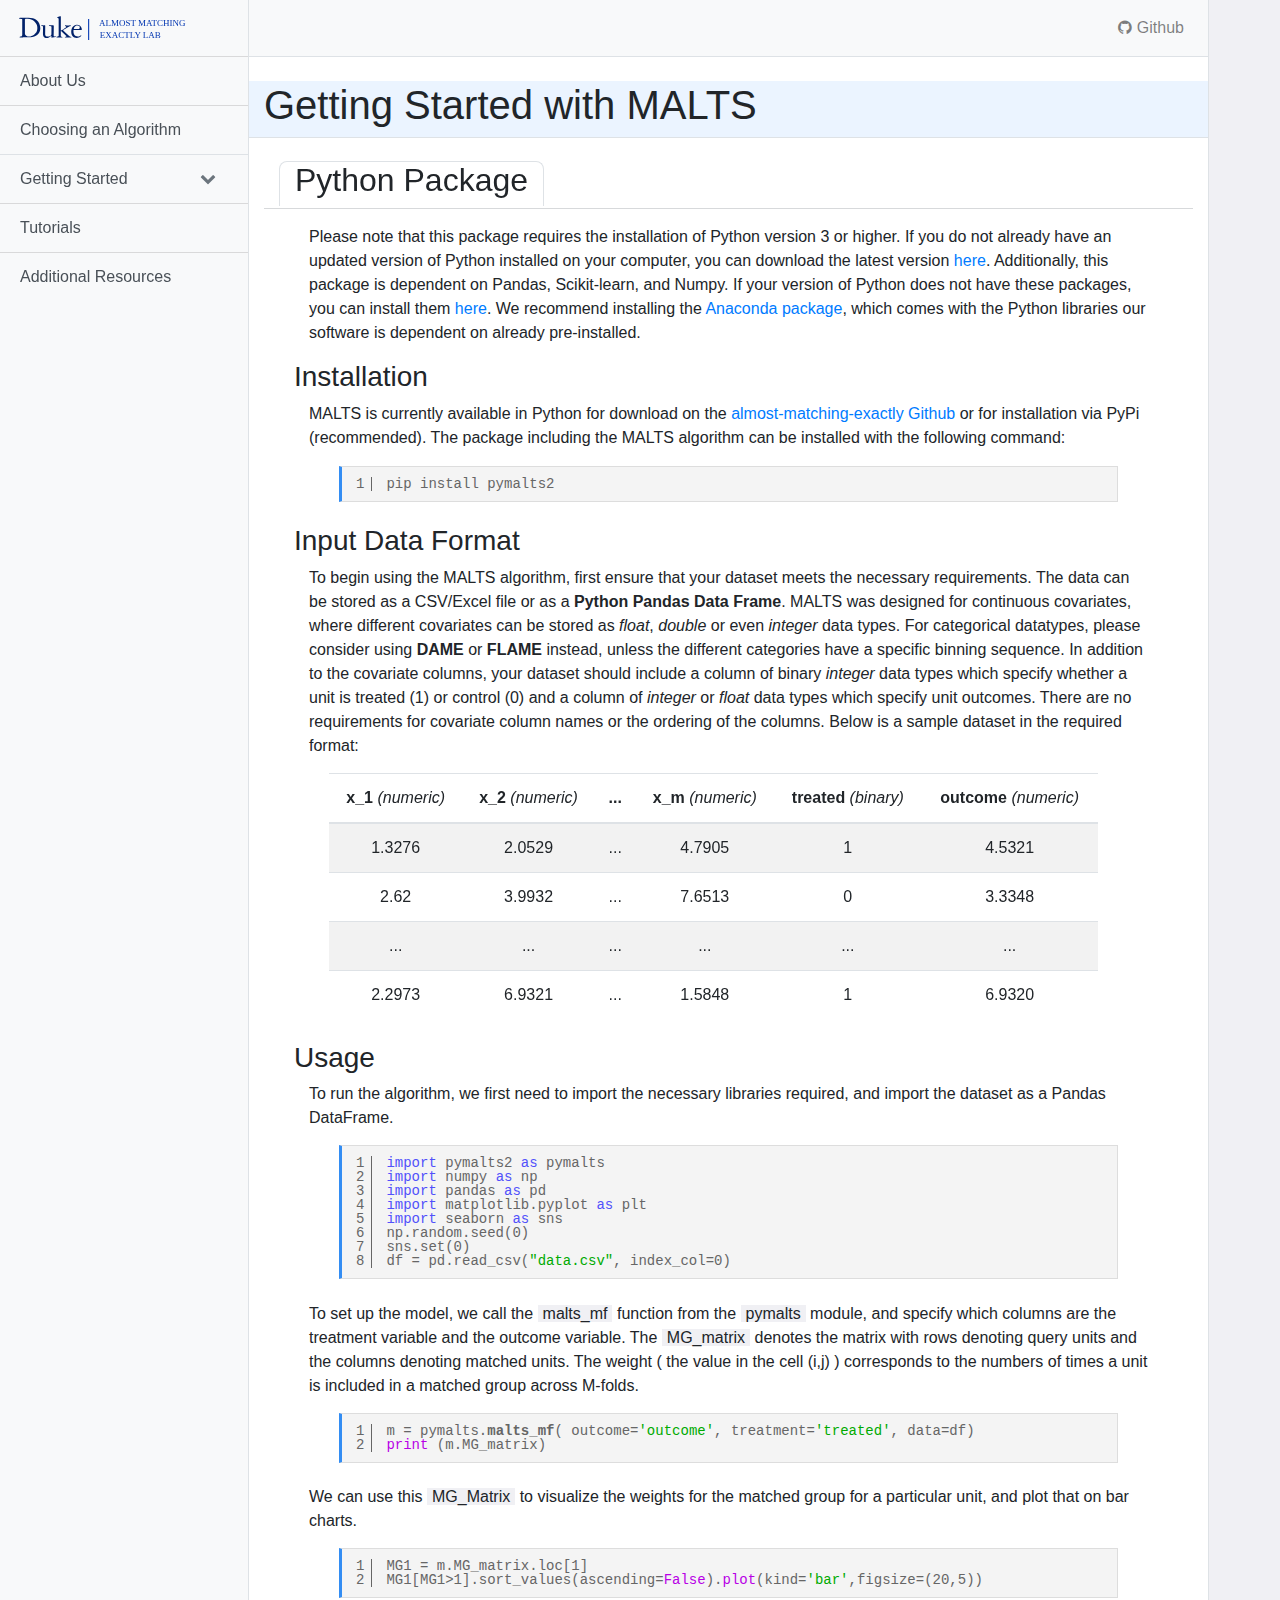
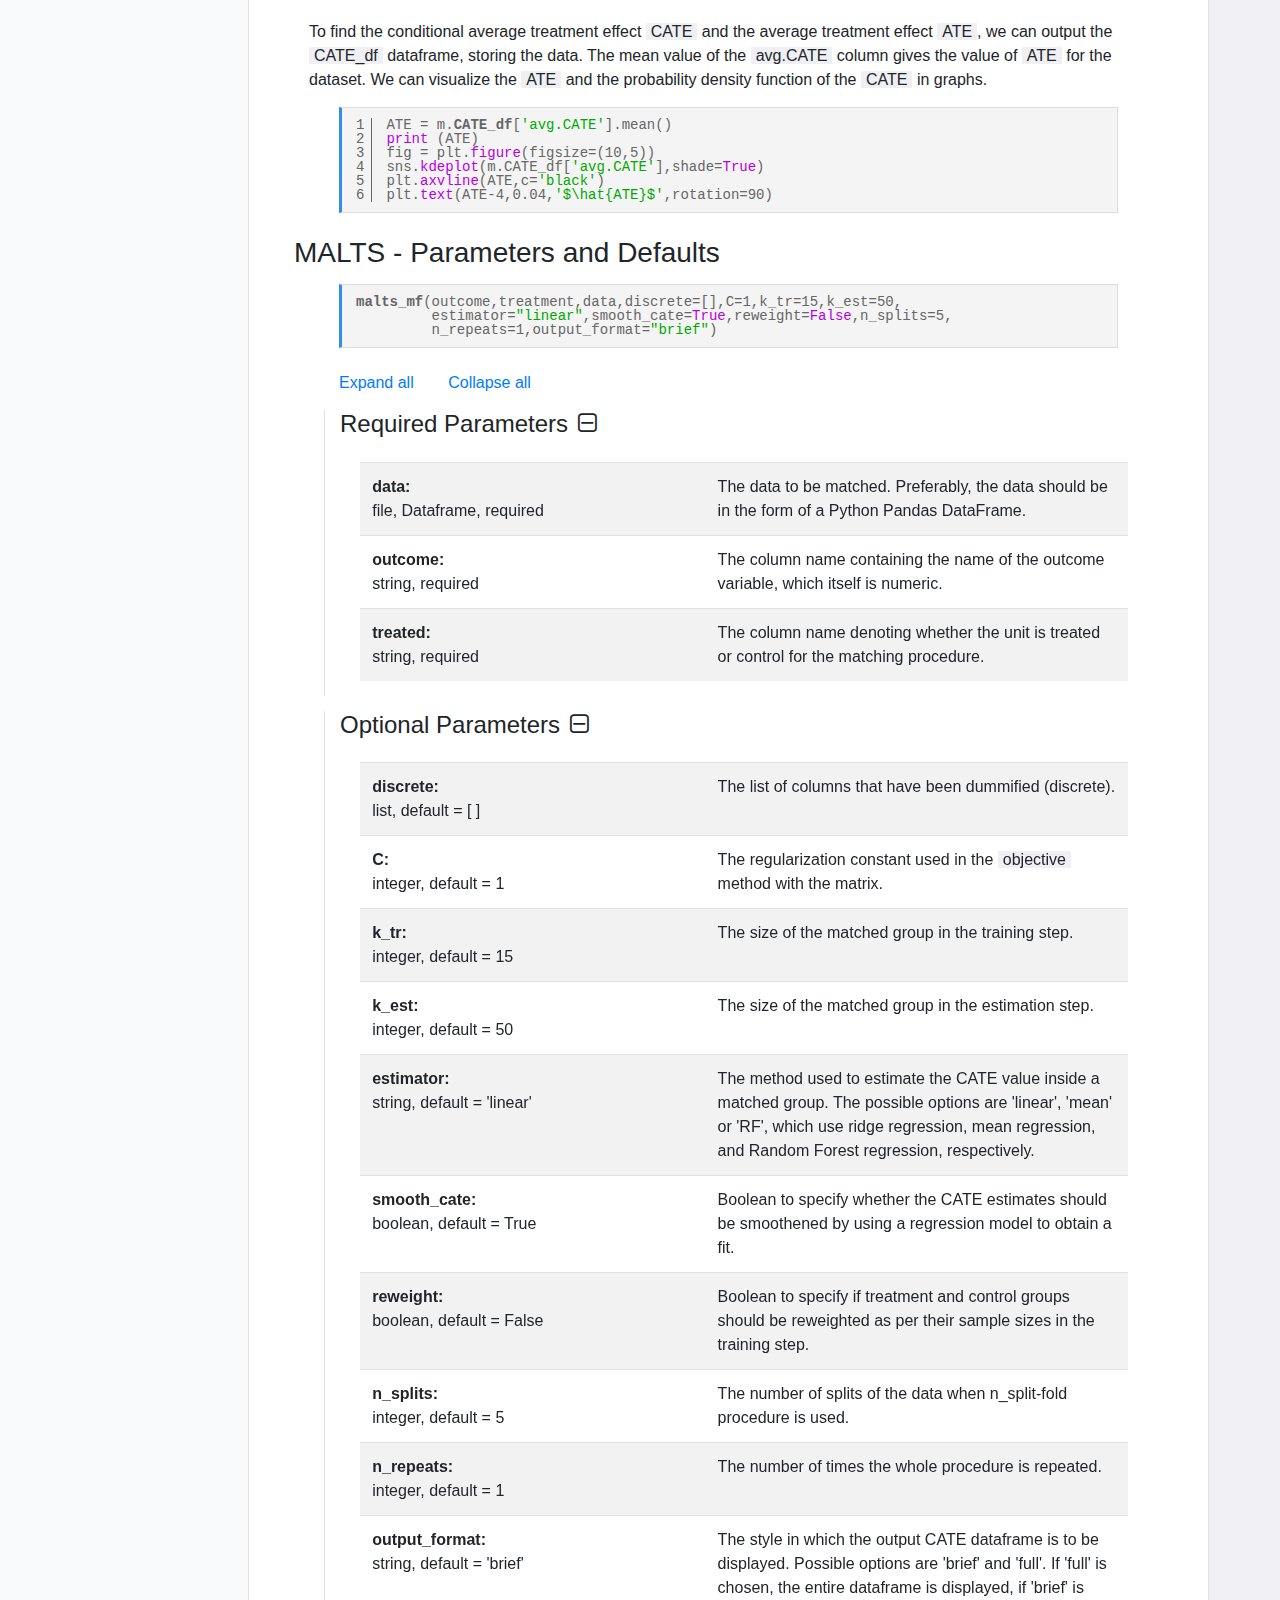
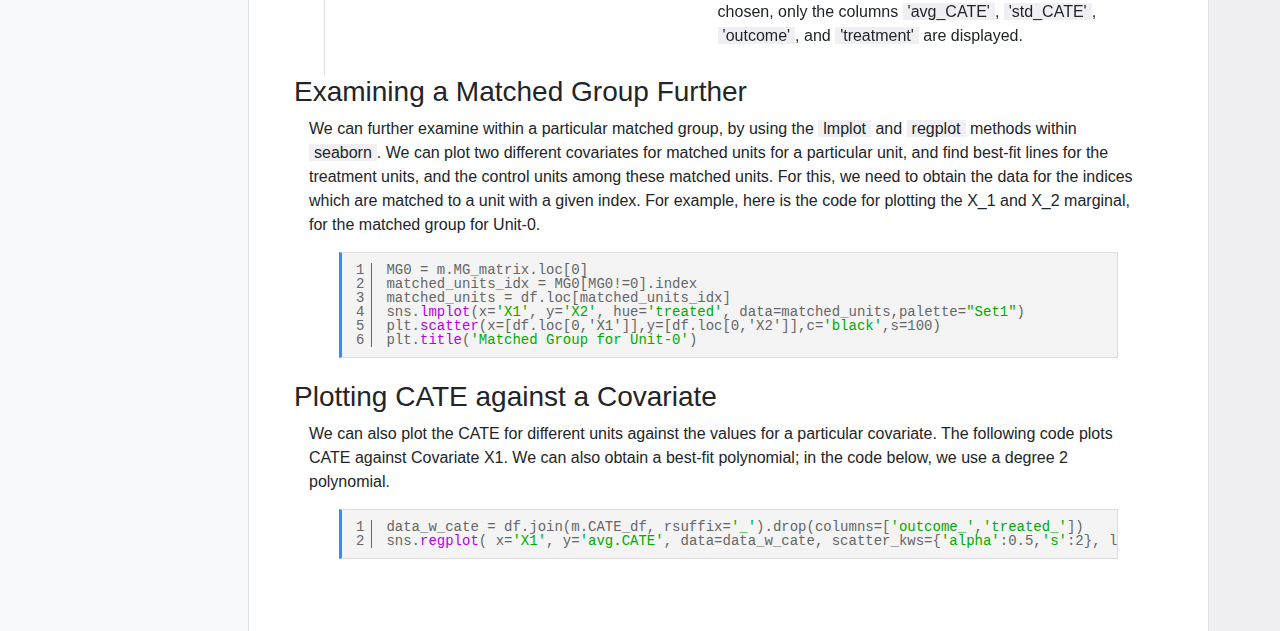
<file: malts.html>
<!DOCTYPE html>
<html lang="en">

<head>

  <meta charset="utf-8">
  <meta name="viewport" content="width=device-width, initial-scale=1, shrink-to-fit=no">
  <meta name="description" content="">
  <meta name="author" content="">

  <title>MALTS Algorithm: AME Lab</title>

  <!-- Bootstrap core CSS -->
  <link href="vendor/bootstrap/css/bootstrap.min.css" rel="stylesheet">

  <!-- Custom styles for this template -->
  <link href="simple-sidebar.css" rel="stylesheet">
  <!--Additional custom styling -->
  <link href="additional.css" rel="stylesheet">
  <link href="https://maxcdn.bootstrapcdn.com/font-awesome/4.7.0/css/font-awesome.min.css" rel="stylesheet"/>

</head>

<body>

  <div class="d-flex" id="wrapper">

<!-- Sidebar -->
    <div class="bg-light border-right" id="sidebar-wrapper"><div id="sidebar-content">
	  <a href="index.html"><div class="sidebar-heading sidebar-heading-logo"><img class = "logo-alt2" src = "logos/logo_alt2.svg" alt = "duke logo"></div></a>
      <div class="list-group list-group-flush">
		<a href="about-us.html" class="list-group-item list-group-item-action bg-light">About Us</a>
        <a href="choosing-an-algorithm.html" class="list-group-item list-group-item-action bg-light">Choosing an Algorithm</a>
		<a id="flip" class="dropdown-btn list-group-item list-group-item-action bg-light" style="color:#495057">Getting Started<i class="fa fa-chevron-down" style="font-size:16px"></i></a>
        <div id="flipped" class="dropdown-container">
          <a href="dame.html" class="list-group-item list-group-item-action bg-light">DAME</a>
          <a href="flame.html" class="list-group-item list-group-item-action bg-light">FLAME</a>
          <a href="malts.html" class="list-group-item list-group-item-action bg-light">MALTS</a>
		  <a href="ahb.html" class="list-group-item list-group-item-action bg-light">AHB</a>
        </div>
        <a href="tutorials.html" class="list-group-item list-group-item-action bg-light">Tutorials</a>
        <a href="additional-resources.html" class="list-group-item list-group-item-action bg-light">Additional Resources</a>
      </div>
    </div></div>
    <!-- /#sidebar-wrapper -->

    <!-- Page Content -->
    <div id="page-content-wrapper">

      <nav class="navbar navbar-expand-lg navbar-light bg-light border-bottom">
        <button class="navbar-toggler" id="menu-toggle" onclick="changeMenuText()"><span id="menuText"><span class="navbar-toggler-icon"></span></button>
        <ul class="navbar-nav ml-auto mt-lg-0">
          <a class="nav-link" href="https://github.com/almost-matching-exactly" target="_blank"><i class="fa fa-github"></i> Github</a>
        </ul>
      </nav>

      <div class="container-fluid" style="padding-bottom: 50px">
        <div class="banner"><h1 class="title mt-4">Getting Started with MALTS</h1></div> 
          <div class="container">
		    <h2 style="padding-bottom:0px !important" class="languageHeader">
		    <a id="pTab" class="languageTab languageActive">Python Package</a></h2><hr class="languageHr">
		<div class="container">
					<div class="container">
					Please note that this package requires the installation of Python version 3 or higher. 
					If you do not already have an updated version of Python installed on your computer, you can download the latest version <a href="https://www.python.org/downloads/" target="_blank">here</a>.
					Additionally, this package is dependent on Pandas, Scikit-learn, and Numpy. If your version of Python does not have these packages, you can install them <a href="https://packaging.python.org/tutorials/installing-packages/" target="_blank">here</a>.
					We recommend installing the <a href="https://www.anaconda.com/products/individual" target="_blank">Anaconda package</a>, which comes with the Python libraries our software is dependent on already pre-installed.
					</div>
				<h3 style="padding-top: 15px">Installation</h3>
					<div class="container">
					<p>MALTS is currently available in Python for download on the <a href="https://github.com/almost-matching-exactly" target="_blank">almost-matching-exactly Github</a> or for installation via PyPi (recommended). The package including the MALTS algorithm can be installed with the following command:<p>
					<div class="code"><pre style="white-space:nowrap"><span id="codesample1">pip install pymalts2</span></pre><button class="codeButton" onclick="codeCopy('codesample1');showToast();borderFix()"><i class="fa fa-clipboard" style="font-size:16px"></i></button></div>
					<div id="toast">Copied to clipboard!</div>
				  </div>
				<h3>Input Data Format</h3>
				<div class="container">
				To begin using the MALTS algorithm, first ensure that your dataset meets the necessary requirements. The data can be stored as a CSV/Excel file or as a <b>Python Pandas Data Frame</b>.
				MALTS was designed for continuous covariates, where different covariates can be stored as <i>float</i>, <i>double</i> or even <i>integer</i> data types. For categorical datatypes, please consider using <b>DAME</b> or <b>FLAME</b> instead, unless the different categories have a specific binning sequence.
				In addition to the covariate columns, your dataset should include a column of binary <i>integer</i> data types which specify whether a unit is treated (1) or control (0) 
					and a column of <i>integer</i> or <i>float</i> data types which specify unit outcomes. There are no requirements for covariate column names or the ordering of the columns. 
					Below is a sample dataset in the required format:
					<div class="input-data-container">
					  <div class="row" style="width:100%; margin-right:-15px">
						<div class="col">
						  <table class="table table-striped" style="margin-bottom:15px;margin-top:15px;width:95%;margin-left:auto;margin-right:auto">
							<thead>
							  <tr style="text-align:center">
								<th>x_1 <span style="font-weight:normal;font-style:italic">(numeric)</span></th>
								<th>x_2 <span style="font-weight:normal;font-style:italic">(numeric)</span></th>
								<th>...</th>
								<th>x_m <span style="font-weight:normal;font-style:italic">(numeric)</span></th>
								<th>treated <span style="font-weight:normal;font-style:italic">(binary)</span></th>
								<th>outcome <span style="font-weight:normal;font-style:italic">(numeric)</span></th>
							  </tr>
							</thead>
							<tbody>
							  <tr style="text-align:center">
								<td>1.3276</td>
								<td>2.0529</td>
								<td>...</td>
								<td>4.7905</td>
								<td>1</td>
								<td>4.5321</td>
							  </tr>
							  <tr style="text-align:center">
								<td>2.62</td>
								<td>3.9932</td>
								<td>...</td>
								<td>7.6513</td>
								<td>0</td>
								<td>3.3348</td>
							  </tr>
							  <tr style="text-align:center">
								<td>...</td>
								<td>...</td>
								<td>...</td>
								<td>...</td>
								<td>...</td>
								<td>...</td>
							  </tr>
							  <tr style="text-align:center">
								<td>2.2973</td>
								<td>6.9321</td>
								<td>...</td>
								<td>1.5848</td>
								<td>1</td>
								<td>6.9320</td>
							  </tr>
							</tbody>
						  </table>
						</div>
					  </div>
					</div>
				</div>
				<!--Sample Data Over-->
				<h3>Usage</h3>
				<div class="container">
				To run the algorithm, we first need to import the necessary libraries required, and import the dataset as a Pandas DataFrame.
				<span id="codesample2" style="display:none">import pymalts2 as pymalts
import numpy as np
import pandas as pd
import matplotlib.pyplot as plt
import seaborn as sns
np.random.seed(0)
sns.set()
df = pd.read_csv('data.csv',index_col=0)
				</span>
				
				<div class="code" style="margin-top:15px"><pre><span class="import">import</span> pymalts2 <span class="import">as</span> pymalts
<span class="import">import</span> numpy <span class="import">as</span> np
<span class="import">import</span> pandas <span class="import">as</span> pd
<span class="import">import</span> matplotlib.pyplot <span class="import">as</span> plt
<span class="import">import</span> seaborn <span class="import">as</span> sns
np.random.seed(0)
sns.set(0)
df = pd.read_csv(<span class="string">&quot;data.csv&quot;</span>, index_col=0)</pre>
					<button class="codeButton" onclick="codeCopy('codesample2');showToast();borderFix()"><i class="fa fa-clipboard"></i></button>
				</div>
				To set up the model, we call the <span class="function">malts_mf</span> function from the <span class="function">pymalts</span> module, and specify which columns are the treatment variable and the outcome variable. The <span class="function">MG_matrix</span> denotes
				the matrix with rows denoting query units and the columns denoting matched units. The weight ( the value in the cell (i,j) ) corresponds to the numbers of times a unit is included in a matched group across M-folds.
				<span id="codesample3" style="display:none">m = pymalts.malts_mf( outcome='outcome', treatment='treated', data=df)
print (m.MG_matrix)			
				</span>
				<div class="code" style="margin-top:15px"><pre>m = pymalts.<b>malts_mf</b>( outcome=<span class="string">'outcome'</span>, treatment=<span class="string">'treated'</span>, data=df)
<span class="print">print</span> (m.MG_matrix)</pre><button class="codeButton" onclick="codeCopy('codesample3');showToast();borderFix()"><i class="fa fa-clipboard"></i></button></div>
				We can use this <span class="function">MG_Matrix</span> to visualize the weights for the matched group for a particular unit, and plot that on bar charts.
								<span id="codesample4" style="display:none">MG1 = m.MG_matrix.loc[1] 
MG1[MG1>1].sort_values(ascending=False).plot(kind='bar',figsize=(20,5))</span>
<div class="code" style="margin-top:15px"><pre>MG1 = m.MG_matrix.loc[1] 
MG1[MG1>1].sort_values(ascending=<span class="print">False</span>).<span class="print">plot</span>(kind=<span class="string">'bar'</span>,figsize=(20,5))</pre><button class="codeButton" onclick="codeCopy('codesample4');showToast();borderFix()"><i class="fa fa-clipboard"></i></button></div>
				To find the conditional average treatment effect <span class="function">CATE</span> and the average treatment effect <span class="function">ATE</span>, we can output the <span class="function">CATE_df</span> dataframe, storing the data. The mean value of the <span class="function">avg.CATE</span> column
				gives the value of <span class="function">ATE</span> for the dataset. We can visualize the <span class="function">ATE</span> and the probability density function of the <span class="function">CATE</span> in graphs.
				<span id="codesample5" style="display:none">print (m.CATE_df)
ATE = m.CATE_df['avg.CATE'].mean()
print (ATE)
fig = plt.figure(figsize=(10,5))
sns.kdeplot(m.CATE_df['avg.CATE'],shade=True)
plt.axvline(ATE,c='black')
plt.text(ATE-4,0.04,'$\hat{ATE}$',rotation=90)</span>

<div class="code" style="margin-top:15px"><pre>ATE = m.<b>CATE_df</b>[<span class="string">'avg.CATE'</span>].mean()
<span class="print">print</span> (ATE)
fig = plt.<span class="print">figure</span>(figsize=(10,5))
sns.<span class="print">kdeplot</span>(m.CATE_df[<span class="string">'avg.CATE'</span>],shade=<span class="print">True</span>)
plt.<span class="print">axvline</span>(ATE,c=<span class="string">'black'</span>)
plt.<span class="print">text</span>(ATE-4,0.04,<span class="string">'$\hat{ATE}$'</span>,rotation=90)</pre><button class="codeButton" onclick="codeCopy('codesample5');showToast();borderFix()"><i class="fa fa-clipboard"></i></button></div>				
				</div><!--container over-->
				
				
				<h3>MALTS - Parameters and Defaults</h3>
				<div class="container">
					<div class="pre-nonumbers" style="margin-top:15px"><b>malts_mf</b>(outcome,treatment,data,discrete=[],C=1,k_tr=15,k_est=50,
	 estimator=<span class="string">"linear"</span>,smooth_cate=<span class="print">True</span>,reweight=<span class="print">False</span>,n_splits=5,
	 n_repeats=1,output_format=<span class="string">"brief"</span>)</div>
					<a onclick="expandAll(['maltsKey', 'maltsOptional']);minusAll(['plusKey', 'plusOptional'])" class="expand-all">Expand all</a>
					<a onclick="collapseAll(['maltsKey', 'maltsOptional']);plusAll(['plusKey', 'plusOptional'])" class="expand-all">Collapse all</a>
					<!--THIS HAS THE EXPAND ALL COLLAPSE ALL OPTIONS-->
				<div class="parameter-container">
					<h4 style="margin-top: 15px">Required Parameters<i id="plusKey" onclick="expand('maltsKey');minus(this.id)" class="fa fa-minus-square-o"></i></h4>
					<div id="maltsKey">
						<div class="row">
						<div class="col">
						 <table class="table table-striped" style="margin-top:15px;margin-bottom:15px;width:95%;margin-left:auto;margin-right:auto">
							<tbody>
							  <tr>
								<td class="pwidth"><b>data:</b><br>file, Dataframe, required</td>
								<td>The data to be matched. Preferably, the data should be in the form of a Python Pandas DataFrame.</td>
							  </tr>
							  <tr>
								<td><b>outcome:</b><br>string, required</td>
								<td>The column name containing the name of the outcome variable, which itself is numeric.</td>
							  </tr>
							  	<tr>
								<td><b>treated:</b><br>string, required</td>
								<td>The column name denoting whether the unit is treated or control for the matching procedure.</td>
							  </tr>
							</tbody></table>
						</div>
						</div>
					</div>
				</div><!--paramater-container over-->
				<div class="parameter-container">
					<h4 style="margin-top: 15px">Optional Parameters<i id="plusOptional" onclick="expand('maltsOptional');minus(this.id)" class="fa fa-minus-square-o"></i></h4>
					<div id = "maltsOptional">
						<div class="row">
						<div class="col">
							<table class="table table-striped" style="margin-top:15px;margin-bottom:15px;width:95%;margin-left:auto;margin-right:auto">
							<tbody>
							<tr>
								<td class="pwidth"><b>discrete:</b><br>list, default = [ ]</td>
								<td>The list of columns that have been dummified (discrete).</td>
							</tr>
							<tr>
								<td><b>C:</b><br>integer, default = 1</td>
								<td>The regularization constant used in the <span class="function">objective</span> method with the matrix.</td>
							</tr>							
							<tr>
								<td><b>k_tr:</b><br>integer, default = 15</td>
								<td>The size of the matched group in the training step.</td>
							</tr>
							<tr>
								<td><b>k_est:</b><br>integer, default = 50</td>
								<td>The size of the matched group in the estimation step.</td>
							</tr>
							<tr>
								<td><b>estimator:</b><br>string, default = 'linear'</td>
								<td>The method used to estimate the CATE value inside a matched group. The possible options are 'linear', 'mean' or 'RF', which use ridge regression, mean regression, and Random Forest regression, respectively.</td>
							</tr>
							<tr>
								<td><b>smooth_cate:</b><br>boolean, default = True</td>
								<td>Boolean to specify whether the CATE estimates should be smoothened by using a regression model to obtain a fit.</td>
							</tr>
							<tr>
								<td><b>reweight:</b><br>boolean, default = False</td>
								<td>Boolean to specify if treatment and control groups should be reweighted as per their sample sizes in the training step.</td>
							</tr>
							<tr>
								<td><b>n_splits:</b><br>integer, default = 5</td>
								<td>The number of splits of the data when n_split-fold procedure is used.</td>
							</tr>
							<tr>
								<td><b>n_repeats:</b><br>integer, default = 1</td>
								<td>The number of times the whole procedure is repeated.</td>
							</tr>
							<tr>
								<td><b>output_format:</b><br>string, default = 'brief'</td>
								<td>The style in which the output CATE dataframe is to be displayed. Possible options are 'brief' and 'full'. If 'full' is chosen, the entire dataframe is displayed, if 'brief' is chosen, only the columns <span class="function">'avg_CATE'</span>, <span class="function">'std_CATE'</span>, <span class="function">'outcome'</span>, and <span class="function">'treatment'</span> are displayed.
						</tbody></table>
						</div></div>
					</div>
					</div><!--parameter-container over-->
				</div><!--container over-->
				<h3>Examining a Matched Group Further</h3>
				<div class="container">
				We can further examine within a particular matched group, by using the <span class="function">lmplot</span> and <span class="function">regplot</span> methods within <span class="function">seaborn</span>. We can plot two different covariates for matched units for a particular unit, and find best-fit lines for the treatment units, and the control units among these matched units.
				For this, we need to obtain the data for the indices which are matched to a unit with a given index. For example, here is the code for plotting the X_1 and X_2 marginal, for the matched group for Unit-0.
				<span id="codesample6" style="display:none">MG0 = m.MG_matrix.loc[0]
matched_units_idx = MG0[MG0!=0].index 
matched_units = df.loc[matched_units_idx]
sns.lmplot(x='X1', y='X2', hue='treated', data=matched_units,palette="Set1")
plt.scatter(x=[df.loc[0,'X1']],y=[df.loc[0,'X2']],c='black',s=100)
plt.title('Matched Group for Unit-0')</span>
				
<div class="code" style="margin-top:15px"><pre>MG0 = m.MG_matrix.loc[0]
matched_units_idx = MG0[MG0!=0].index 
matched_units = df.loc[matched_units_idx]
sns.<span class="print">lmplot</span>(x=<span class="string">'X1'</span>, y=<span class="string">'X2'</span>, hue=<span class="string">'treated'</span>, data=matched_units,palette=<span class="string">"Set1"</span>)
plt.<span class="print">scatter</span>(x=[df.loc[0,'X1']],y=[df.loc[0,'X2']],c=<span class="string">'black'</span>,s=100)
plt.<span class="print">title</span>(<span class="string">'Matched Group for Unit-0'</span>)</pre><button class="codeButton" onclick="codeCopy('codesample6');showToast();borderFix()"><i class="fa fa-clipboard"></i></button></div>				
				</div><!--container over-->
				<h3>Plotting CATE against a Covariate</h3>
		<div class="container">
		We can also plot the CATE for different units against the values for a particular covariate. The following code plots CATE against Covariate X1. We can also obtain a best-fit polynomial; in the code below, we use a degree 2 polynomial.
		<span id="codesample7" style="display:none">data_w_cate = df.join(m.CATE_df, rsuffix='_').drop(columns=['outcome_','treated_']) #joining cate dataframe with data
sns.regplot( x='X1', y='avg.CATE', data=data_w_cate, scatter_kws={'alpha':0.5,'s':2}, line_kws={'color':'black'}, order=2 )</span>

<div class="code" style="margin-top:15px"><pre>data_w_cate = df.join(m.CATE_df, rsuffix=<span class="string">'_'</span>).drop(columns=[<span class="string">'outcome_'</span>,<span class="string">'treated_'</span>]) 
sns.<span class="print">regplot</span>( x=<span class="string">'X1'</span>, y=<span class="string">'avg.CATE'</span>, data=data_w_cate, scatter_kws={<span class="string">'alpha'</span>:0.5,<span class="string">'s'</span>:2}, line_kws={<span class="string">'color'</span>:<span class="string">'black'</span>}, order=2 )</pre><button class="codeButton" onclick="codeCopy('codesample7');showToast();borderFix()"><i class="fa fa-clipboard"></i></button></div>				
		
		</div><!--container over-->
		</div>
      </div></div>
	<!--/#container-fluid-done-->
	
    </div>
    <!-- /#page-content-wrapper -->

  </div>
  <!-- /#wrapper -->

  <!-- Bootstrap core JavaScript -->
  <script src="vendor/jquery/jquery.min.js"></script>
  <script src="vendor/bootstrap/js/bootstrap.bundle.min.js"></script>

  <!-- Menu Toggle Script -->
  <script>
    $("#menu-toggle").click(function(e) {
      e.preventDefault();
      $("#wrapper").toggleClass("toggled");
    });
  </script>
  <!-- Additional Custom Script -->
  <script src="additionaljs.js"></script>
</body>

</html>
</file>
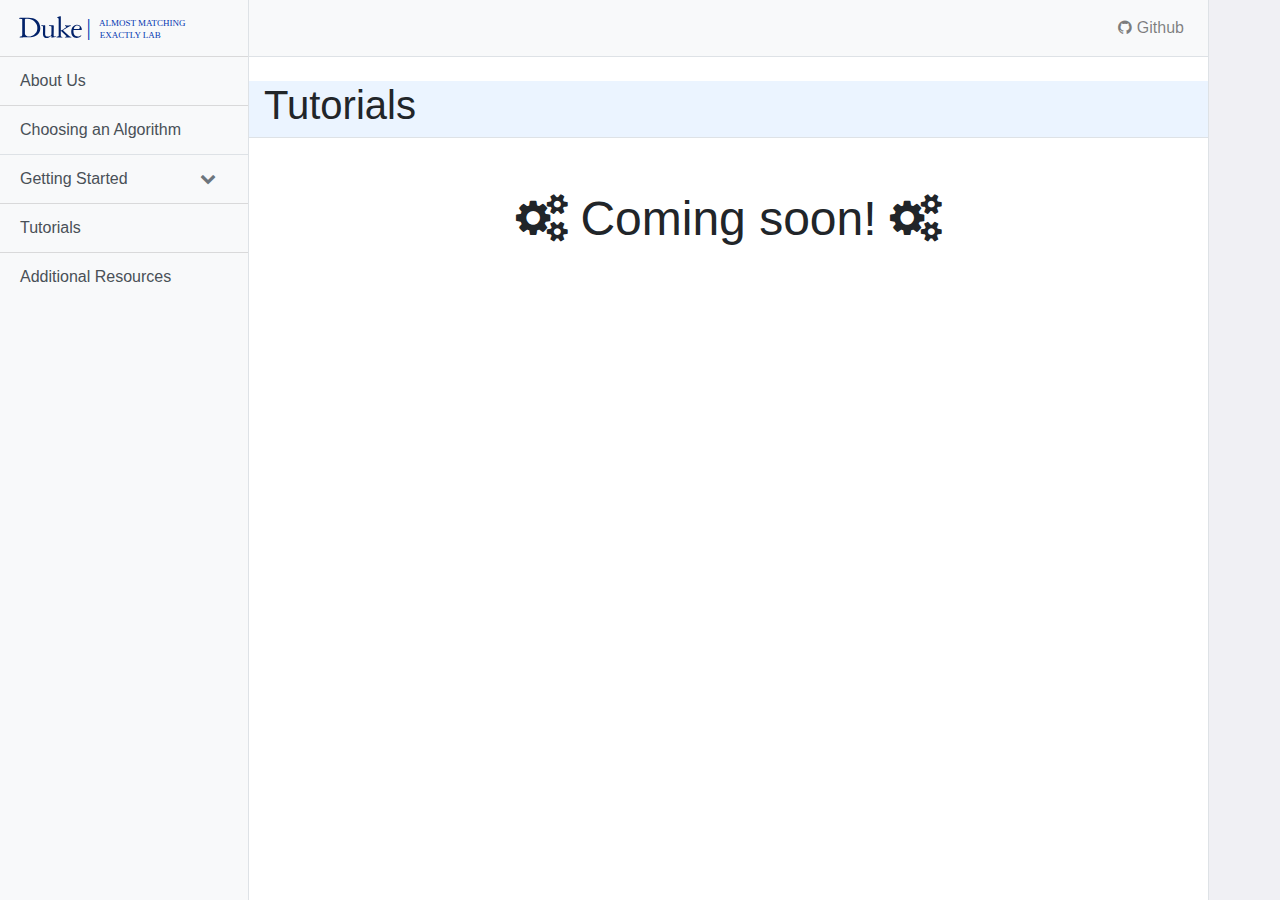
<file: tutorials.html>
<!DOCTYPE html>
<html lang="en">

<head>

  <meta charset="utf-8">
  <meta name="viewport" content="width=device-width, initial-scale=1, shrink-to-fit=no">
  <meta name="description" content="">
  <meta name="author" content="">

  <title>Tutorials: AME Lab</title>

  <!-- Bootstrap core CSS -->
  <link href="vendor/bootstrap/css/bootstrap.min.css" rel="stylesheet">

  <!-- Custom styles for this template -->
  <link href="simple-sidebar.css" rel="stylesheet">
  
  <!--Additional custom styling -->
  <link href="additional.css" rel="stylesheet">
  <link href="https://maxcdn.bootstrapcdn.com/font-awesome/4.7.0/css/font-awesome.min.css" rel="stylesheet"/>
  
</head>

<body>

  <div class="d-flex" id="wrapper">

<!-- Sidebar -->
    <div class="bg-light border-right" id="sidebar-wrapper"><div id="sidebar-content">
	  <a href="index.html"><div class="sidebar-heading sidebar-heading-logo"><img class = "logo-alt2" src = "logos/logo_alt2.svg" alt = "duke logo"></div></a>
      <div class="list-group list-group-flush">
		<a href="about-us.html" class="list-group-item list-group-item-action bg-light">About Us</a>
        <a href="choosing-an-algorithm.html" class="list-group-item list-group-item-action bg-light">Choosing an Algorithm</a>
		<a id="flip" class="dropdown-btn list-group-item list-group-item-action bg-light" style="color:#495057">Getting Started<i class="fa fa-chevron-down" style="font-size:16px"></i></a>
        <div id="flipped" class="dropdown-container">
          <a href="dame.html" class="list-group-item list-group-item-action bg-light">DAME</a>
          <a href="flame.html" class="list-group-item list-group-item-action bg-light">FLAME</a>
          <a href="malts.html" class="list-group-item list-group-item-action bg-light">MALTS</a>
		  <a href="ahb.html" class="list-group-item list-group-item-action bg-light">AHB</a>
        </div>
        <a href="tutorials.html" class="list-group-item list-group-item-action bg-light">Tutorials</a>
        <a href="additional-resources.html" class="list-group-item list-group-item-action bg-light">Additional Resources</a>
      </div>
    </div></div>
    <!-- /#sidebar-wrapper -->

    <!-- Page Content -->
    <div id="page-content-wrapper">

      <nav class="navbar navbar-expand-lg navbar-light bg-light border-bottom">
        <button class="navbar-toggler" id="menu-toggle" onclick="changeMenuText()"><span id="menuText"><span class="navbar-toggler-icon"></span></button>
        <ul class="navbar-nav ml-auto mt-lg-0">
          <a class="nav-link" href="https://github.com/almost-matching-exactly" target="_blank"><i class="fa fa-github"></i> Github</a>
        </ul>
      </nav>

      <div class="container-fluid" style="padding-bottom: 50px">
        <div class="banner"><h1 class="title mt-4">Tutorials</h1></div>
		 <div class="container">
			<div style="width:100%;text-align:center;padding-top:30px"><span style="font-size:3rem"><i class="fa fa-cogs" aria-hidden="true"></i>  Coming soon!  <i class="fa fa-cogs" aria-hidden="true"></i></span></div>
			<div style="display:none" id="video-container"><div id="video"><iframe width="100%" height="100%" src="https://www.youtube.com/embed/kTXTPe3wahc">
			</iframe></div></div>
		  </div>
      </div>
    </div>
    <!-- /#page-content-wrapper -->

  </div>
  <!-- /#wrapper -->

  <!-- Bootstrap core JavaScript -->
  <script src="vendor/jquery/jquery.min.js"></script>
  <script src="vendor/bootstrap/js/bootstrap.bundle.min.js"></script>

  <!-- Menu Toggle Script -->
  <script>
    $("#menu-toggle").click(function(e) {
      e.preventDefault();
      $("#wrapper").toggleClass("toggled");
    });
  </script>

  <!-- Additional Custom Script -->
  <script src="additionaljs.js"></script>
  
</body>

</html>
</file>
<file: additional.css>
#page-content-wrapper{
	max-width: 960px;
	background: #fff;
	border-right: solid 1px #dee2e6;
}

#wrapper {
	background: #f0f0f4;
	position:relative;
	min-height: 100vh;
}

#sidebar-content {
	position: -webkit-sticky;
    position: sticky;
	top:0;
}

@media (max-width: 767.98px) {
	.navbar {
		position: -webkit-sticky;
		position: sticky;
		top:0;
		z-index:4;
	}
}

.dropdown-btn {
  cursor: pointer;
  border-color: #dee2e6;
}

.dropdown-btn:hover {
  border-color: #b9bbbe;
}

.dropdown-btn.active {
  border-color: #dee2e6;
}

.dropdown-btn.active:hover {
	border-color: #b9bbbe;
}

.dropdown-container {
  display: none;
}

#flipped .list-group-item {
	padding-left:30px;
	font-weight: 300;
}

.fa-chevron-down {
  float: right;
  padding-right: 12px;
  padding-top: 3px;
  color: #6c757d;
}

.fa-clipboard {
	float:right;
}

.fa-file-pdf-o {
	color: red;
}

#flip .fa-chevron-down {
  transition: 0s;
}

.rotate180 {
  transform: scaleY(-1);
  transform-origin: center 60%
}


.container-fluid {
	padding-right: 15px;
}

pre {
    background: #f4f4f4;
    border: 1px solid #ddd;
    border-left: 3px solid #338df3;
    color: #666;
    page-break-inside: avoid;
    font: normal normal 14px/16px "Courier New",Courier,Monospace;
    line-height: 1.0;
    margin-bottom: 1.6em;
    max-width: 100%;
    padding: .5em 1em;
	padding-top: 10px;
	padding-bottom:10px;
    display: block;
    word-wrap: break-word;

    margin-left: 30px;
	margin-right: 30px;
    overflow: auto;
    overflow-x: auto;
	-webkit-overflow-scrolling: touch;
    white-space: pre;
    counter-reset: line;
}

pre:hover +.codeButton {
	display: inline-block;
}

div.code
{
	position: relative;
}

pre + button
{
	position: absolute;
	top: 0;
	right: 0;
}

pre .line-number {
    float: left;
    margin: 0 1em 0 -1em;
    border-right: 1px solid;
    text-align: right;
}

pre .line-number span {
    display: block;
    padding: 0 .5em 0 1em;
}

pre .cl {
    display: block;
    clear: both;
}

.pre-nonumbers {
    background: #f4f4f4;
    border: 1px solid #ddd;
    border-left: 3px solid #338df3;
    color: #666;
    page-break-inside: avoid;
    font: normal normal 14px/16px "Courier New",Courier,Monospace;
    line-height: 1.0;
    margin-bottom: 1.6em;
    max-width: 100%;
    padding: .5em 1em;
	padding-top: 10px;
	padding-bottom:10px;
    display: block;
    word-wrap: break-word;

    margin-left: 30px;
	margin-right: 30px;
    overflow: auto;
    overflow-x: auto;
	-webkit-overflow-scrolling: touch;
    white-space: pre;
    counter-reset: line;
}

.codeButton {
	border: none;
	display:none;
	padding: 2px 2px;
	margin: 2px 2px;
	margin-right: 30px;
}

.codeButton:hover {
	display: inline-block;
}

.codeButton:active {
	top: 1px;
}

.codeButton:focus {
	border: none;
}

@media (max-width:900px) {
	pre {
		margin-left:0px;
		margin-right:0px;
	}
	.pre-nonumbers {
		margin-left:0px;
		margin-right:0px;
	}
	.codeButton {
		margin-right:0px
	}
}

/* The snackbar - position it at the bottom and in the middle of the screen */
#toast {
  visibility: hidden; /* Hidden by default. Visible on click */
  min-width: 250px; /* Set a default minimum width */
  margin-left: -125px; /* Divide value of min-width by 2 */
  background-color: #333; /* Black background color */
  color: #fff; /* White text color */
  text-align: center; /* Centered text */
  border-radius: 2px; /* Rounded borders */
  padding: 16px; /* Padding */
  position: fixed; /* Sit on top of the screen */
  z-index: 1; /* Add a z-index if needed */
  left: 50%; /* Center the snackbar */
  bottom: 30px; /* 30px from the bottom */
}

/* Show the snackbar when clicking on a button (class added with JavaScript) */
#toast.show {
  visibility: visible; /* Show the snackbar */
  /* Add animation: Take 0.5 seconds to fade in and out the snackbar.
  However, delay the fade out process for 2.5 seconds */
  -webkit-animation: fadein 0.5s, fadeout 0.5s 2.5s;
  animation: fadein 0.5s, fadeout 0.5s 2.5s;
}

/* Animations to fade the snackbar in and out */
@-webkit-keyframes fadein {
  from {bottom: 0; opacity: 0;}
  to {bottom: 30px; opacity: 1;}
}

@keyframes fadein {
  from {bottom: 0; opacity: 0;}
  to {bottom: 30px; opacity: 1;}
}

@-webkit-keyframes fadeout {
  from {bottom: 30px; opacity: 1;}
  to {bottom: 0; opacity: 0;}
}

@keyframes fadeout {
  from {bottom: 30px; opacity: 1;}
  to {bottom: 0; opacity: 0;}
}

#video-container {
	position: relative;
	width: 100%;
	padding-bottom: 50%;
}

#video {
	position: absolute;
	width: 80%;
	height: 90%;
	display: inline-block;
}

@media (min-width: 768px) {
  #menu-toggle {
    display: none !important;
  }
}

.banner {
	width: calc(100% + 30px);
	background-color: #EBF4FF;
	border-bottom: 1px solid #dee2e6;
	margin-right: -15px;
	margin-left: -15px;
	margin-bottom: 15px;
}

.title {
	padding-left: 15px;
}

.further-readings {
	font-size: 16pt;
	font-weight: normal;
}

tr[data-href] {
	cursor:pointer;
}

.underline {
	border-bottom: 1px solid #dee2e6;
	padding-bottom: 8px;
	display: inline-block;
	width:100%;
}

.function {
	background:#f0f0f4;
	font: "Courier New",Courier,Monospace;
	padding-left:5px;
	padding-right:5px;
}

.import {
	color: #5151fb;
	font-weight:normal;
}

.print {
	color: #b800e6;
	font-weight:normal;
}

.string {
	color: #00aa00;
}

.number {
	color:#800000;
}

.comment {
	color:#8c8c8c;
}

.pwidth {
	width:45%;
}

.picture {
	text-align: center;
	height: auto;
	width: 100%;
	margin-right:auto;
	margin-left:auto;
	margin-top:15px;
	border: 2px solid #6c757d;
	margin-bottom: 10px;
}

.people {
	cursor: pointer;
	color: black;
	text-decoration:none;
	text-align:center;
}

.people:hover {
	color: black;
	text-decoration:none;
    background-color: #ececec;
}

.people-cap {
	font-size:14pt;
	position:relative;
	top:-25px;
}

@media (max-width: 876px) {
	.people-cap {
		font-size:1rem;
	}
	.people-name {
		font-size:1.4rem;
	}
}

@media (max-width: 481px) {
	.people-cap {
		font-size:0.7rem;
		line-height:150%;
		display:inline-block;
	}
	.people-name {
		font-size:1rem;
	}
}

.expand {
	border:none;
	background-color: transparent;
}

.expand-all {
  color: #007bff !important;
  text-decoration: none;
  background-color: transparent;
  cursor: pointer;
  margin-left: 30px;
}

.expand-all:hover {
  color: #0056b3 !important;
  text-decoration: underline !important;
}

.fa-plus-square-o {
	margin-left: 10px;
	cursor: pointer;
}

.fa-minus-square-o {
	margin-left: 10px;
	cursor: pointer;
}

.dropdown-parameter {
	display: none;
}

.parameter-container {
	margin-left: 15px;
	padding-left: 15px;
	border-left: 1px solid #dee2e6;
}

@media (max-width:900px) {
	.parameter-container {
		margin-left: 0px;
	}
	.expand-all {
		margin-left:0px;
		margin-right:15px;
	}
}

@media (min-width: 767.98px) {
	.row-choosing {
		margin-left:0px;
		margin-right:0px;
		width:100%;
		display:inline-block;
	}
}

.choosing th {
	background-color: #f8f9fa;
	font-size: 1.3rem;
}

.choosing thead:hover th{
	background-color: rgba(0, 0, 0, 0.075);
	cursor:pointer;
}

.choosing td {
	margin-left:15px;
}

.choosingwidth {
	width:30%;
}

.choosingLeft {
	font-weight: 600;
}

.choosingPlus {
	float:right;
	margin-right:30px;
	font-size:0px;
	margin-top:4px;
	/* opacity:0; */
	display:none;
}

.choosing thead:hover .choosingPlus {
	/* opacity:1; */
	display:inline-block;
	padding:0px;
}

.choosingPlus:hover {
	/* opacity:1; */
	display:inline-block;
	padding:0px;
}

.choosingPlus .fa-plus-square-o {
	color: #808080;
}

.choosingPlus .fa-minus-square-o {
	color: #808080;
}

.choosingExpand {
  color: #007bff !important;
  text-decoration: none;
  background-color: transparent;
  cursor: pointer;
}

.choosingExpand:hover {
  color: #0056b3 !important;
  text-decoration: underline !important;
}

.Rstring {
	color:	#3d8f58;
}

.Rnumber {
	color: #1111d4;
}

.tab-container {
	white-space:nowrap;
	overflow-x:hidden;
}

.tab-container:hover {
	overflow-x:auto;
}

.languageHeader {
	margin-top:23px;
	height: 48px;
	margin-bottom: 30px;
	padding-left:30px;
	padding-right:15px;
	margin-left:-30px;
	margin-right:-30px;
	white-space:nowrap;
}

.languageTab {
	cursor:pointer;
	padding-left: 15px;
	padding-right:15px;
	border-top: 1px solid #dee2e6;
	border-left: 1px solid #dee2e6;
	border-right: 1px solid #dee2e6;
	border-top-right-radius: 8px;
	border-top-left-radius: 8px;
	padding-bottom:8px;
	background-color:#f8f9fa;
	z-index:0;
	position:relative;
	opacity:0.85;
}

.languageTab:hover {
	color: #212529;
    background-color: rgba(0, 0, 0, 0.075);
	opacity:1;
}

.languageActive {
	background-color:#fff;
	border-bottom:none;
	z-index:2;
	position:relative;
	opacity:1;
}

.languageActive:hover {
    background-color: #fff;
}

.languageActive .borderFix {
	display:none;
}

.languageHr {
	margin-top:-31px;
	margin-left:-15px;
	margin-right:-15px;
	background-color: #f0f2f4;
	z-index:1;
	position:relative;
}

.bigText {
	display:inline;
}

.smallText {
	display:none;
}

@media (max-width: 500px) {
	.bigText {
		display:none;
	}
	.smallText{
		display:inline !important;
	}
	.languageActive .bigText {
		display:inline;
	}
	.languageActive .smallText{
		display:none !important;
	}
}

@media (max-width: 425px) {
	.languageTab {
		font-size:1.7rem;
		line-height:1.5;
		top:1px;
	}
}

.dataCat {
	position:relative;
	text-align:center;
}

.dataCat img{
	height:auto;
	width:50%;
	margin-left:20%;
	margin-right:20%;
}

.dataCont {
	position:relative;
	text-align:center;
}

.dataCont img{
	height:auto;
	width:50%;
	margin-left:20%;
	margin-right:20%;
}

.downloadBtn{
  text-align:center;
  color: black;
  text-decoration:none;
  width:45.5%;
  top: 93%;
  left: 50%;
  transform: translate(-50%, -94%);
  -ms-transform: translate(-50%, -94%);
  margin-right: 40%;
  position: absolute;
  font-size: 16px;
  border: none;
  cursor: pointer;
  border-bottom-right-radius: 8px;
  border-bottom-left-radius: 8px;
  background-color:white;
  height: 0px;
    -webkit-transition: height 0.2s linear;
       -moz-transition: height 0.2s linear;
        -ms-transition: height 0.2s linear;
         -o-transition: height 0.2s linear;
            transition: height 0.2s linear;
  overflow:hidden;
}

.downloadBtn:hover {
	color:RoyalBlue;
}

.dataCat:hover .downloadBtn {
	text-decoration:none;
     height: 16%;
     -webkit-transition: height 0.2s linear;
        -moz-transition: height 0.2s linear;
         -ms-transition: height 0.2s linear;
          -o-transition: height 0.2s linear;
             transition: height 0.2s linear;
}

.dataCont:hover .downloadBtn {
	text-decoration:none;
     height: 16%;
     -webkit-transition: height 0.2s linear;
        -moz-transition: height 0.2s linear;
         -ms-transition: height 0.2s linear;
          -o-transition: height 0.2s linear;
             transition: height 0.2s linear;
}

.highlighted {
    background-color: rgba(0,0,0,0.075);
	cursor: pointer;
}

.hovered {
    background-color: #EBF4FF;
	display:inline-block;
	width:100%;
	text-align:center;
}

.hovered .downloadBtn {
	text-decoration:none;
     height: 16%;
     -webkit-transition: height 0.2s linear;
        -moz-transition: height 0.2s linear;
         -ms-transition: height 0.2s linear;
          -o-transition: height 0.2s linear;
             transition: height 0.2s linear;
}

.previewContainer {
	width:100%;
	overflow-x:scroll;
	display:block;
}

.columnContainer {
	width:100%;
	display:block;
}

.box {
	border: 1px solid #dee2e6;
	padding-top:8px;
}

.faq {
	margin-top:15px;
	margin-bottom:8px;
}

.logo-alt2 {
    height: 1.5em;
	margin-left: -2px;
	margin-bottom:15px;
}

.navbar {
	height:57px;
}

.sidebar-heading-logo {
	height:56px;
}

.sidebar-heading-logo:hover{
  /* background-color: #dee2e6; */
}

.sidebar-heading-logo:hover .logo{
    position: relative;
    border-bottom: 1px solid #012169;
	height: calc(1.6em + 1px);
	margin-bottom: -1px;
}

.sidebar-heading-logo:hover .logo-alt{
    position: relative;
    border-bottom: 1px solid #012169;
    height: calc(2.2em + 1px);
	margin-bottom: -1px;
}

/* .sidebar-heading-logo:hover .logo-alt2{ */
    /* position: relative; */
    /* border-bottom: 1px solid #012169; */
    /* height: calc(1.85em + 1px); */
	/* margin-bottom: -1px; */
/* } */

.input-data-container {
	width:100%;
	overflow-x:auto;
	display:inline-block;
}
</file>
<file: simple-sidebar.css>
/*!
 * Start Bootstrap - Simple Sidebar (https://startbootstrap.com/template-overviews/simple-sidebar)
 * Copyright 2013-2019 Start Bootstrap
 * Licensed under MIT (https://github.com/BlackrockDigital/startbootstrap-simple-sidebar/blob/master/LICENSE)
 */
body {
  overflow-x: hidden;
}

#sidebar-wrapper {
  min-height: 100vh;
  margin-left: -15.5rem;
  -webkit-transition: margin .25s ease-out;
  -moz-transition: margin .25s ease-out;
  -o-transition: margin .25s ease-out;
  transition: margin .25s ease-out;
}

#sidebar-wrapper .sidebar-heading {
  padding: 0.875rem 1.25rem;
  font-size: 1.2rem;
  width: 15.5rem;
  overflow-x: visible;
}

#sidebar-wrapper .list-group {
  width: 15.5rem;
}

#page-content-wrapper {
  min-width: 100vw;
}

#wrapper.toggled #sidebar-wrapper {
  margin-left: 0;
}

@media (min-width: 768px) {
  #sidebar-wrapper {
    margin-left: 0;
  }

  #page-content-wrapper {
    min-width: 0;
    width: 100%;
  }

  #wrapper.toggled #sidebar-wrapper {
    margin-left: -15.5rem;
  }
}
</file>
